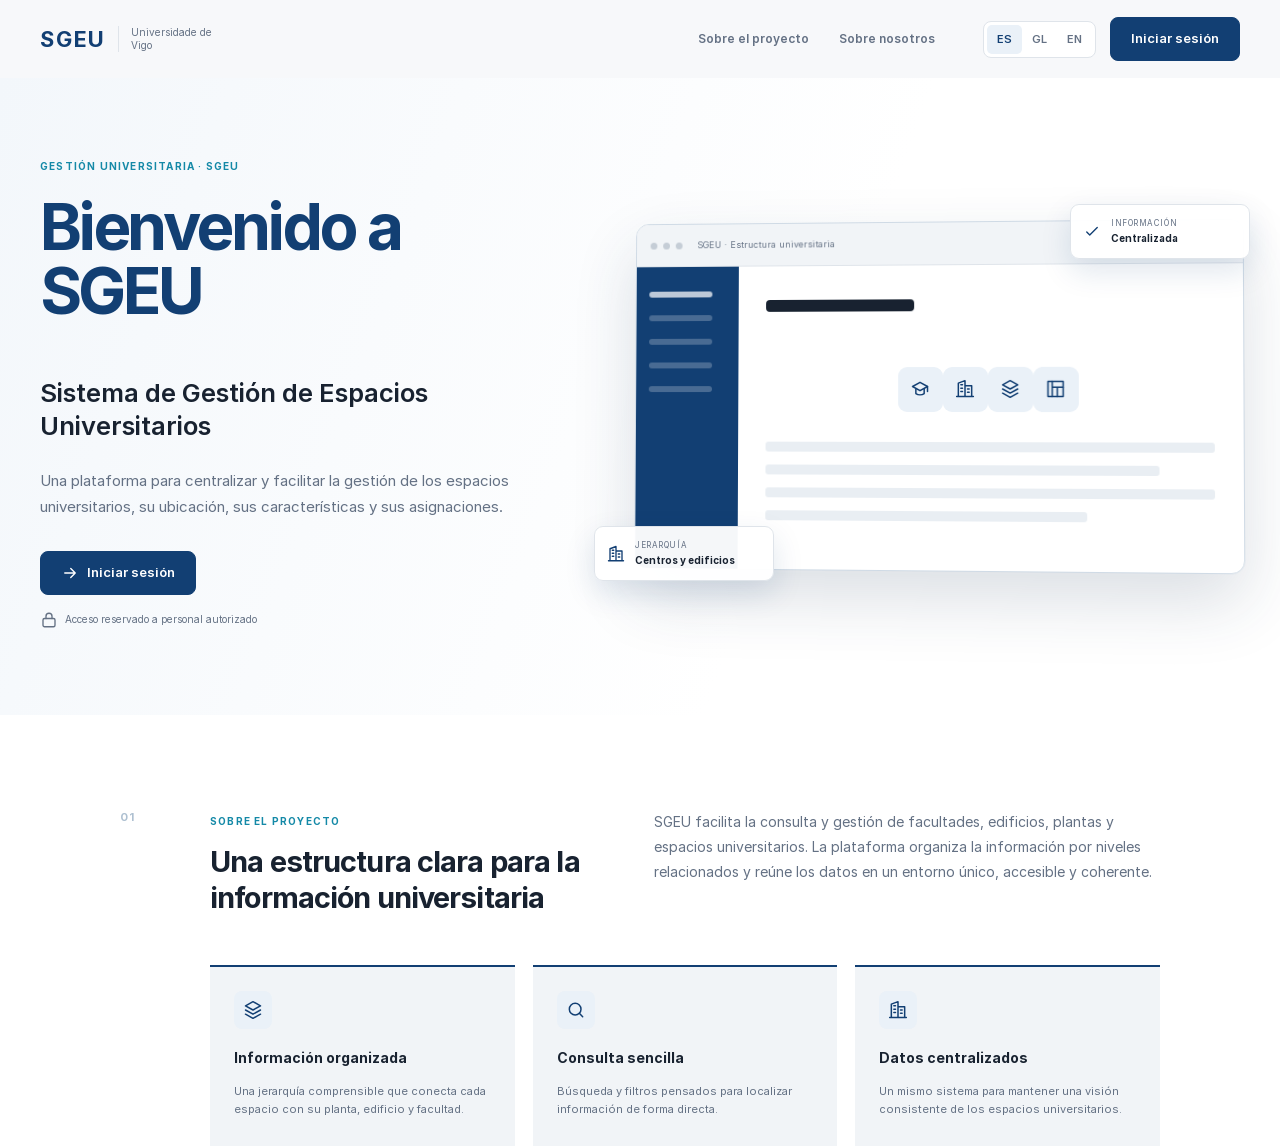
<file: frontsistemagestionespacios/index.html>
<!DOCTYPE html>
<html lang="es">
<head>
    <meta charset="UTF-8">
    <meta name="viewport" content="width=device-width, initial-scale=1.0">
    <title>SGEU</title>
    <meta http-equiv="refresh" content="0; url=pages/bienvenida-publica.html">
</head>
<body>
    <p>
        Si no eres redirigido automáticamente,
        <a href="pages/bienvenida-publica.html">
            accede a SGEU
        </a>.
    </p>
</body>
</html>
</file>
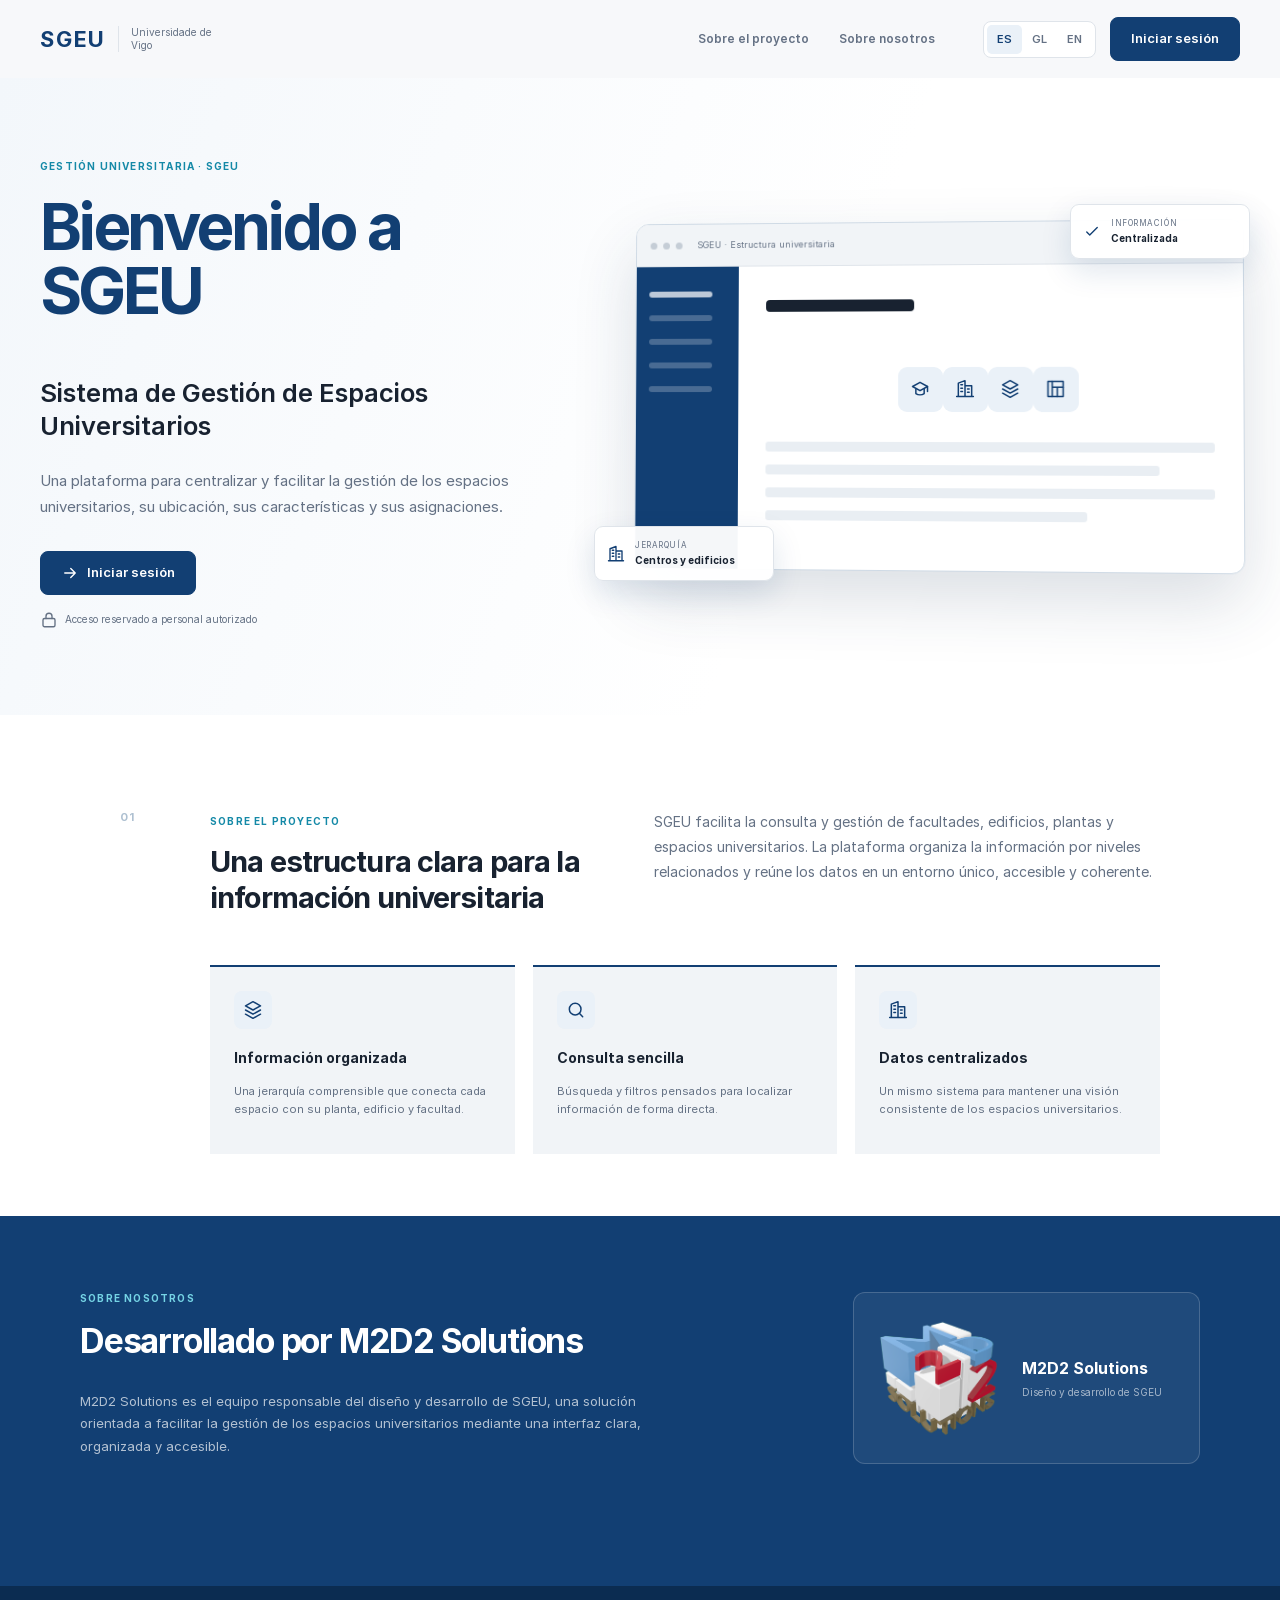
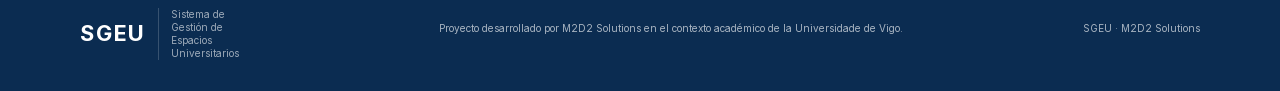
<file: frontsistemagestionespacios/pages/bienvenida-publica.html>
<!--
  Archivo: bienvenida-publica.html
  Descripción: Página de bienvenida pública de SGEU.
  Presenta el sistema a los usuarios antes de autenticarse
  y permite acceder al inicio de sesión.
-->

<!DOCTYPE html>
<html lang="es">

  <head>
    <meta charset="UTF-8">
    <meta name="viewport" content="width=device-width, initial-scale=1.0">
    <meta name="description" content="Página de Bienvenida del Sistema Gestor de Espacios Universitarios">

    <title data-i18n="publicWelcome.title">Bienvenida | SGEU</title>

    <!-- Estilos globales y específicos de la página -->
    <link rel="stylesheet" href="../css/variables.css">
    <link rel="stylesheet" href="../css/global.css">
    <link rel="stylesheet" href="../css/pages/bienvenida-publica.css">
    <link rel="stylesheet" href="../css/responsive.css">

    <!-- Sistema de internacionalización -->
    <script type="module" src="../js/i18n/i18n.js"></script>

    <!-- Iconos centralizados del proyecto -->
    <script src="../js/common/icons.js" defer></script>
  </head>

  <body>

    <!-- Cabecera -->
    <header class="site-header">
      <div class="container site-header-inner">
        
        <a class="brand-mark" href="../index.html" aria-label="SGEU, Universidade de Vigo">
          <span>SGEU</span>
          <small>Universidade de Vigo</small>
        </a>

        <nav class="site-nav" aria-label="Navegación principal">
          <a href="#about-project" data-i18n="common.aboutProject">Sobre el proyecto</a>
          <a href="#about-us" data-i18n="common.aboutUs">Sobre nosotros</a>
        </nav>

        <div class="site-header-actions">
          <nav class="lang-switch" aria-label="Seleccionar idioma">
            <button type="button" class="active" aria-pressed="true" lang="es" title="Español">ES</button>
            <button type="button" aria-pressed="false" lang="gl" title="Galego">GL</button>
            <button type="button" aria-pressed="false" lang="en" title="English">EN</button>
          </nav>

          <a class="btn btn-primary" href="login.html" data-i18n="common.signIn">Iniciar sesión</a>
        </div>

      </div>
    </header>

    <!-- Página principal -->
    <main class="welcome-page">

      <!-- Presentación -->
      <section class="intro" aria-labelledby="intro-title">
        <div class="container intro-inner">

          <div class="intro-content">
            <span class="eyebrow" data-i18n="publicWelcome.eyebrow">Gestión universitaria · SGEU</span>

            <h1 id="intro-title" data-i18n="publicWelcome.welcomeTitle">
              Bienvenido a SGEU
            </h1>

            <p class="intro-subtitle" data-i18n="publicWelcome.subtitle">
              Sistema de Gestión de Espacios Universitarios 
            </p>

            <p data-i18n="publicWelcome.description">
              Una plataforma para centralizar y facilitar la gestión de los espacios
              universitarios, su ubicación, sus características y sus asignaciones.
            </p>

            <a class="btn btn-primary intro-action" href="login.html">
              <span data-icon="arrow" aria-hidden="true"></span>
              <span data-i18n="common.signIn">Iniciar sesión</span>
            </a>
            
            <p class="intro-help">
              <span data-icon="lock" aria-hidden="true"></span>
              <span data-i18n="publicWelcome.restrictedAccess">Acceso reservado a personal autorizado</span>
            </p>

          </div>

          <!-- Ilustración de Bienvenida -->
          <div class="intro-visual" aria-hidden="true">

            <!-- Ventana simulada de la aplicación -->
            <div class="mockup">

              <!-- Barra superior de la ventana -->
              <div class="mockup-bar">
                <span class="mockup-dots">
                  <span></span>
                  <span></span>
                  <span></span>
                </span>

                <small data-i18n="publicWelcome.mockupDescription">SGEU · Estructura universitaria</small>
              </div>

              <!-- Cuerpo de la ventana -->
              <div class="mockup-body">

                <!-- Menú lateral -->
                <div class="mockup-sidebar">
                  <span class="mockup-line"></span>
                  <span class="mockup-line"></span>
                  <span class="mockup-line"></span>
                  <span class="mockup-line"></span>
                  <span class="mockup-line"></span>
                </div>

                <!-- Zona de contenido -->
                <div class="mockup-main">

                  <!-- Barra superior del contenido -->
                  <span class="mockup-heading"></span>

                  <!-- Jerarquía central -->
                  <div class="mockup-hierarchy">
                    <span class="mockup-node" data-icon="faculty"></span>
                    <span class="mockup-node" data-icon="building"></span>
                    <span class="mockup-node" data-icon="layers"></span>
                    <span class="mockup-node" data-icon="space"></span>
                  </div>

                  <span class="mockup-line mockup-line-long"></span>
                  <span class="mockup-line mockup-line-medium"></span>
                  <span class="mockup-line mockup-line-long"></span>
                  <span class="mockup-line mockup-line-short"></span>
                </div>
              </div>
            </div>

            <!-- Tarjetas flotantes de la ilustración -->
            <div class="floating-card floating-card-top">
              <span data-icon="check"></span>
              <div>
                <small data-i18n="publicWelcome.information">Información</small>
                <strong data-i18n="publicWelcome.centralized">Centralizada</strong>
              </div>
            </div>

            <div class="floating-card floating-card-bottom">
              <span data-icon="building"></span>
              <div>
                <small data-i18n="publicWelcome.hierarchy">Jerarquía</small>
                <strong data-i18n="publicWelcome.centresAndBuildings">Centros y edificios</strong>
              </div>
            </div>

          </div>
        </div>
      </section>

      <!-- Sobre el proyecto -->
      <section class="about-project" id="about-project" aria-labelledby="about-project-title">
        <div class="container about-project-inner">

          <div class="about-project-header">
            <span class="section-number" aria-hidden="true">01</span>

            <div class="about-project-heading">
              <span class="eyebrow" data-i18n="publicWelcome.aboutProject">Sobre el proyecto</span>

              <h2 id="about-project-title" data-i18n="publicWelcome.projectTitle">
                Una estructura clara para la información universitaria
              </h2>
            </div>

            <p data-i18n="publicWelcome.projectDescription">
              SGEU facilita la consulta y gestión de facultades, edificios, plantas y
              espacios universitarios. La plataforma organiza la información por niveles
              relacionados y reúne los datos en un entorno único, accesible y coherente.
            </p>
          </div>

          <!-- Cards de información -->
          <ul class="feature-list">
            <li class="feature-card">
              <span class="feature-icon" data-icon="layers" aria-hidden="true"></span>
              <h3 data-i18n="publicWelcome.organizedInformation">Información organizada</h3>
              <p data-i18n="publicWelcome.organizedInformationDescription">
                Una jerarquía comprensible que conecta cada espacio con su planta,
                edificio y facultad.
              </p>
            </li>

            <li class="feature-card">
              <span class="feature-icon" data-icon="search" aria-hidden="true"></span>
              <h3 data-i18n="publicWelcome.simpleQuery">Consulta sencilla</h3>
              <p data-i18n="publicWelcome.simpleQueryDescription">
                Búsqueda y filtros pensados para localizar información de forma directa.
              </p>
            </li>

            <li class="feature-card">
              <span class="feature-icon" data-icon="building" aria-hidden="true"></span>
              <h3 data-i18n="publicWelcome.centralizedData">Datos centralizados</h3>
              <p data-i18n="publicWelcome.centralizedDataDescription">
                Un mismo sistema para mantener una visión consistente de los
                espacios universitarios.
              </p>
            </li>
          </ul>

        </div>
      </section>

      <!-- Sobre nosotros -->
      <section class="about-us" id="about-us" aria-labelledby="about-us-title">
        <div class="container about-us-inner">

          <div class="about-us-content">
            <span class="eyebrow" data-i18n="common.aboutUs">Sobre nosotros</span>

            <h2 id="about-us-title" data-i18n="publicWelcome.aboutUsTitle">
              Desarrollado por M2D2 Solutions
            </h2>

            <p data-i18n="publicWelcome.aboutUsDescription">
              M2D2 Solutions es el equipo responsable del diseño y desarrollo de SGEU,
              una solución orientada a facilitar la gestión de los espacios universitarios
              mediante una interfaz clara, organizada y accesible.
            </p>
          </div>

          <!-- Logo de M2D2 Solutions -->
          <div class="team-card">
            <img class="team-card-logo" src="../assets/images/logo-m2d2-solutions.png" alt="" width="140" height="140">

            <div>
              <strong>M2D2 Solutions</strong>
              <small data-i18n="common.designAndDevelopment">Diseño y desarrollo de SGEU</small>
            </div>
          </div>

        </div>
      </section>
      
    </main>

    <!-- Pie de página -->
    <footer class="site-footer">
      <div class="container site-footer-inner">

        <a class="brand-mark brand-mark-light" href="../index.html" aria-label="SGEU, Sistema de Gestión de Espacios Universitarios">
          <span>SGEU</span>
          <small>Sistema de Gestión de Espacios Universitarios</small>
        </a>
          
        <p data-i18n="publicWelcome.footerDescription">
          Proyecto desarrollado por M2D2 Solutions en el contexto académico
          de la Universidade de Vigo.
        </p>

        <p> SGEU · M2D2 Solutions</p>
        
      </div>
    </footer>

  </body>

</html>
</file>
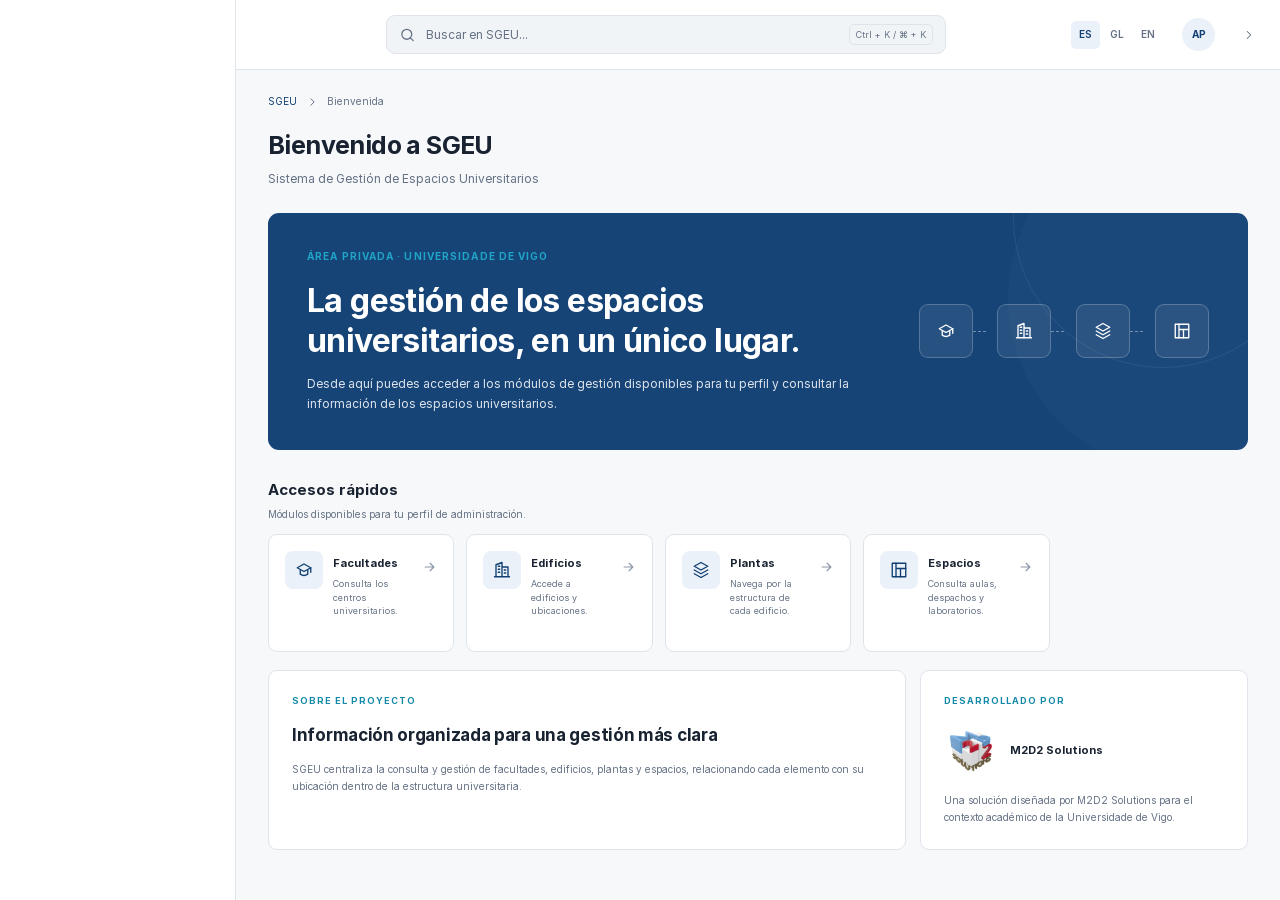
<file: frontsistemagestionespacios/pages/bienvenida.html>
<!--
  Archivo: bienvenida.html
  Descripción: Página principal de la zona privada de SGEU.
  Muestra la bienvenida al usuario autenticado y los accesos
  a los diferentes módulos de gestión.
-->

<!DOCTYPE html>
<html lang="es">

  <head>
    <meta charset="UTF-8">
    <meta name="viewport" content="width=device-width, initial-scale=1.0">
    <meta name="description" content="Área privada del Sistema de Gestión de Espacios Universitarios">

    <title data-i18n="welcome.title">Bienvenida | SGEU</title>

    <!-- Estilos globales, estructura común y específicos de la página -->
    <link rel="stylesheet" href="../css/variables.css">
    <link rel="stylesheet" href="../css/global.css">
    <link rel="stylesheet" href="../css/components/app-layout.css">
    <link rel="stylesheet" href="../css/pages/bienvenida.css">
    <link rel="stylesheet" href="../css/responsive.css">

    <!-- Barra lateral y superior comunes -->
    <script type="module" src="../js/common/navigation.js" defer></script>

    <!-- Sistema de internacionalización -->
    <script type="module" src="../js/i18n/i18n.js"></script>

    <!-- Iconos centralizados del proyecto -->
    <script src="../js/common/icons.js" defer></script>
  </head>

  <body data-page="bienvenida">
    <div class="app-layout">

      <!-- Barra lateral (la genera navigation.js) -->
      <aside class="app-sidebar" id="app-sidebar"></aside>

      <!-- Zona principal -->
      <div class="app-main">

        <!-- Barra superior (la genera navigation.js) -->
        <header class="app-topbar"></header>

        <!-- Contenido de la página -->
        <main class="app-content home-page">

          <!-- Ruta de navegación -->
          <nav class="breadcrumb" aria-label="Ruta de navegación">
            <ol>
              <li>
                <a href="bienvenida.html">SGEU</a>
              </li>

              <li>
                <span data-icon="chevron" aria-hidden="true"></span>
                <span aria-current="page" data-i18n="navigation.welcome">Bienvenida</span>
              </li>
            </ol>
          </nav>

          <!-- Cabecera de la página -->
          <div class="page-header">
            <h1 data-i18n="welcome.pageTitle">Bienvenido a SGEU</h1>
            <p data-i18n="welcome.subtitle">Sistema de Gestión de Espacios Universitarios</p>
          </div>

          <!-- Bloque de bienvenida -->
          <section class="home-banner" aria-labelledby="banner-title">

            <div class="home-banner-content">
              <span class="eyebrow" data-i18n="welcome.privateArea">Área privada · Universidade de Vigo</span>

              <h2 id="banner-title" data-i18n="welcome.bannerTitle">
                La gestión de los espacios universitarios, en un único lugar.
              </h2>

              <p data-i18n="welcome.bannerDescription">
                Desde aquí puedes acceder a los módulos de gestión disponibles
                para tu perfil y consultar la información de los espacios universitarios.
              </p>
            </div>

            <!-- Jerarquía decorativa: Facultad → Edificio → Planta → Espacio -->
            <div class="banner-hierarchy" aria-hidden="true">
              <span class="banner-node" data-icon="faculty"></span>
              <span class="banner-node" data-icon="building"></span>
              <span class="banner-node" data-icon="layers"></span>
              <span class="banner-node" data-icon="space"></span>
            </div>

          </section>

          <!-- Accesos rápidos -->
          <section class="quick-access" aria-labelledby="quick-access-title">

            <div class="section-header">
              <div>
                <h2 id="quick-access-title" data-i18n="welcome.quickAccess">Accesos rápidos</h2>
                <p data-i18n="welcome.quickAccessDescription">Módulos disponibles para tu perfil de administración.</p>
              </div>

            </div>

            <!-- Tarjetas de acceso a los módulos -->
            <ul class="access-list">
              <li data-require="ADMIN">
                <a class="access-card" href="usuarios.html">
                  <span class="access-icon" data-icon="users" aria-hidden="true"></span>

                  <div class="access-text">
                    <h3 data-i18n="navigation.users">Usuarios</h3>
                    <p data-i18n="welcome.usersDescription">Gestiona perfiles y permisos disponibles.</p>
                  </div>

                  <span class="access-arrow" data-icon="arrow" aria-hidden="true"></span>
                </a>
              </li>

              <li>
                <a class="access-card" href="facultades.html">
                  <span class="access-icon" data-icon="faculty" aria-hidden="true"></span>

                  <div class="access-text">
                    <h3 data-i18n="navigation.faculties">Facultades</h3>
                    <p data-i18n="welcome.facultiesDescription">Consulta los centros universitarios.</p>
                  </div>

                  <span class="access-arrow" data-icon="arrow" aria-hidden="true"></span>
                </a>
              </li>

              <li>
                <a class="access-card" href="edificios.html">
                  <span class="access-icon" data-icon="building" aria-hidden="true"></span>

                  <div class="access-text">
                    <h3 data-i18n="navigation.buildings">Edificios</h3>
                    <p data-i18n="welcome.buildingsDescription">Accede a edificios y ubicaciones.</p>
                  </div>

                  <span class="access-arrow" data-icon="arrow" aria-hidden="true"></span>
                </a>
              </li>

              <li>
                <a class="access-card" href="plantas.html">
                  <span class="access-icon" data-icon="layers" aria-hidden="true"></span>

                  <div class="access-text">
                    <h3 data-i18n="navigation.floors">Plantas</h3>
                    <p data-i18n="welcome.floorsDescription">Navega por la estructura de cada edificio.</p>
                  </div>

                  <span class="access-arrow" data-icon="arrow" aria-hidden="true"></span>
                </a>
              </li>

              <li>
                <a class="access-card" href="espacios.html">
                  <span class="access-icon" data-icon="space" aria-hidden="true"></span>

                  <div class="access-text">
                    <h3 data-i18n="navigation.spaces">Espacios</h3>
                    <p data-i18n="welcome.spacesDescription">Consulta aulas, despachos y laboratorios.</p>
                  </div>

                  <span class="access-arrow" data-icon="arrow" aria-hidden="true"></span>
                </a>
              </li>
            </ul>

          </section>

          <!-- Información del proyecto y del equipo -->
          <div class="home-info">

            <section class="info-card" aria-labelledby="info-project-title">
              <span class="eyebrow" data-i18n="common.aboutProject">Sobre el proyecto</span>

              <h2 id="info-project-title" data-i18n="welcome.projectTitle">
                Información organizada para una gestión más clara
              </h2>

              <p data-i18n="welcome.projectDescription">
                SGEU centraliza la consulta y gestión de facultades, edificios, plantas
                y espacios, relacionando cada elemento con su ubicación dentro de la
                estructura universitaria.
              </p>
            </section>

            <section class="info-card" aria-labelledby="info-team-title">
              <span class="eyebrow" id="info-team-title" data-i18n="welcome.developedBy">Desarrollado por</span>

              <!-- Logo de M2D2 Solutions -->
              <div class="team-mini">
                <img class="team-mini-logo" src="../assets/images/logo-m2d2-solutions.png" alt="" width="64" height="64">

                <div>
                  <strong>M2D2 Solutions</strong>
                </div>
              </div>

              <p data-i18n="welcome.teamDescription">
                Una solución diseñada por M2D2 Solutions para el contexto académico
                de la Universidade de Vigo.
              </p>
            </section>

          </div>

        </main>
      </div>
    </div>
  </body>

</html>
</file>
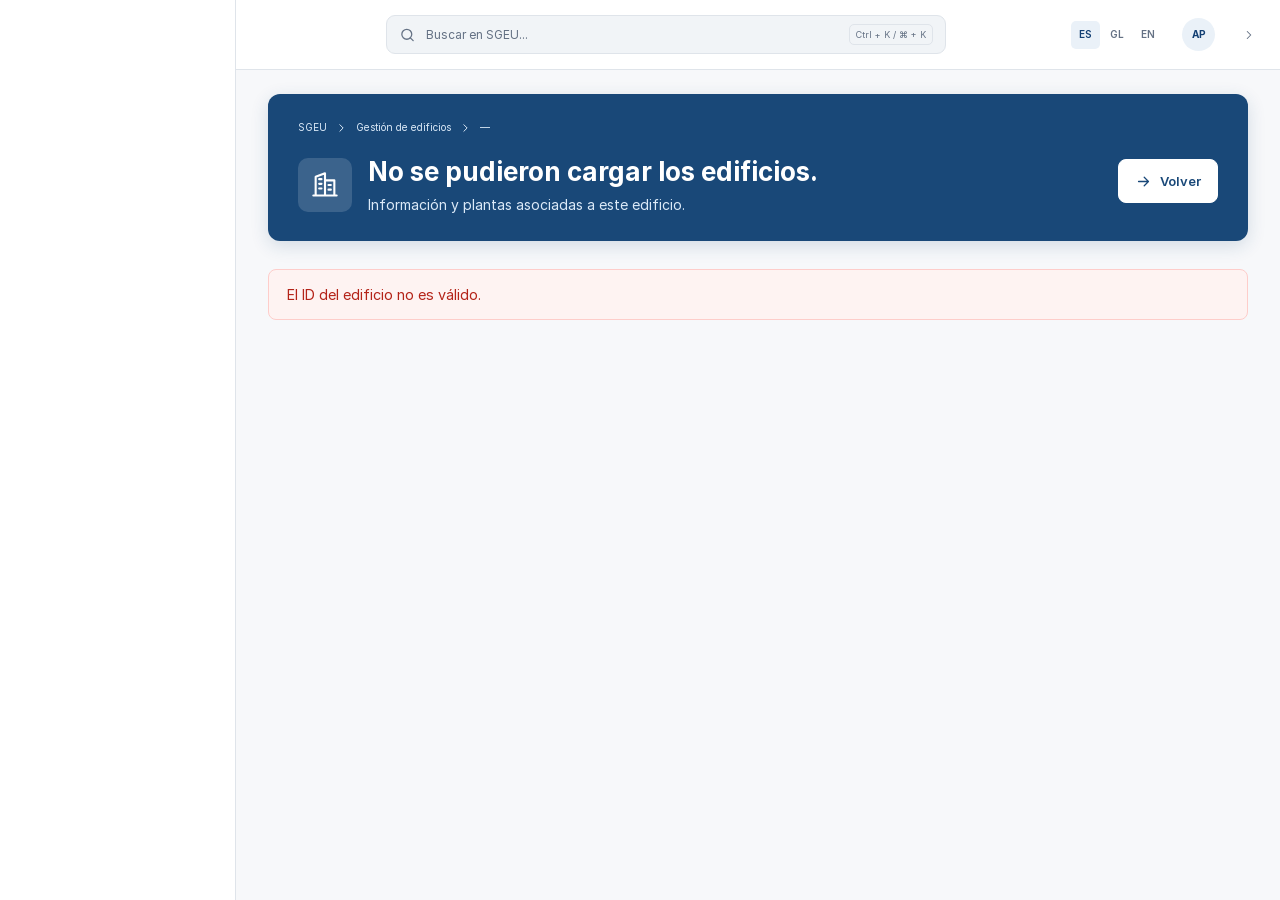
<file: frontsistemagestionespacios/pages/edificios-detalle.html>
<!DOCTYPE html>
<html lang="es">

<head>
    <meta charset="UTF-8">
    <meta name="viewport" content="width=device-width, initial-scale=1.0">
    <meta name="description" content="Detalle de un edificio del Sistema de Gestión de Espacios Universitarios">

    <title data-i18n="edificios.detail.title"></title>

    <!-- Estilos -->
    <link rel="stylesheet" href="../css/variables.css">
    <link rel="stylesheet" href="../css/global.css">
    <link rel="stylesheet" href="../css/components/app-layout.css">
    <link rel="stylesheet" href="../css/pages/edificios-detalle.css">
    <link rel="stylesheet" href="../css/responsive.css">

    <!-- Scripts comunes -->
    <script type="module" src="../js/common/navigation.js" defer></script>
    <script src="../js/common/icons.js" defer></script>

    <!-- Internacionalización -->
    <script type="module" src="../js/i18n/i18n.js"></script>

    <!-- Lógica del detalle -->
    <script type="module" src="../js/modules/edificios-detalle.js" defer></script>
</head>

<body data-page="edificios">

    <div class="app-layout">

        <aside class="app-sidebar" id="app-sidebar"></aside>

        <div class="app-main">

            <header class="app-topbar"></header>

            <main class="app-content building-detail-page">

                <!-- CABECERA -->

                <section class="building-detail-header">

                    <div class="building-detail-header-info">

                        <nav class="breadcrumb" aria-label="Ruta de navegación">
                            <ol>
                                <li>
                                    <a href="bienvenida.html">SGEU</a>
                                </li>

                                <li>
                                    <span data-icon="chevron" aria-hidden="true"></span>
                                    <a href="edificios.html" data-i18n="edificios.title">
                                    </a>
                                </li>

                                <li>
                                    <span data-icon="chevron" aria-hidden="true"></span>
                                    <span id="building-detail-breadcrumb" aria-current="page">
                                        —
                                    </span>
                                </li>
                            </ol>
                        </nav>

                        <div class="building-detail-title-wrapper">

                            <div class="building-detail-title-icon">
                                <span data-icon="building" aria-hidden="true"></span>
                            </div>

                            <div class="building-detail-title-text">
                                <h1 id="building-detail-name">
                                </h1>

                                <p data-i18n="edificios.detail.description">
                                </p>
                            </div>

                        </div>

                    </div>

                    <div class="building-detail-header-actions">

                        <a href="edificios.html" id="building-detail-back" class="btn">
                            <span data-icon="arrow" aria-hidden="true"></span>
                            <span data-i18n="common.back"></span>
                        </a>

                        <button type="button" id="building-detail-edit" class="btn btn-primary" hidden>
                            <span data-icon="edit" aria-hidden="true"></span>
                            <span data-i18n="common.edit"></span>
                        </button>

                    </div>

                </section>



                <!-- MENSAJES -->
                <p id="building-detail-message" class="building-detail-message" role="status" aria-live="polite" hidden>
                </p>


                <!-- FORMULARIO DE EDICIÓN -->
                <section id="building-detail-edit-section" class="building-detail-edit-section" hidden>

                    <article class="building-detail-card">

                        <div class="building-detail-card-header">
                            <div>
                                <h2 data-i18n="edificios.detail.editTitle">

                                </h2>

                                <p data-i18n="edificios.detail.editDescription">
                                </p>
                            </div>
                        </div>

                        <form id="building-detail-edit-form" class="building-detail-form" novalidate>

                            <input type="hidden" id="building-detail-edit-id">

                            <div class="building-detail-form-grid">

                                <!-- ID -->
                                <div class="building-detail-form-group">
                                    <label for="building-detail-edit-id-display" data-i18n="edificios.form.id">
                                        ID de edificio
                                    </label>

                                    <input type="text" id="building-detail-edit-id-display" disabled>
                                </div>

                                <!-- NOMBRE -->
                                <div class="building-detail-form-group">
                                    <label for="building-detail-edit-name" data-i18n="edificios.form.name">
                                        Nombre del edificio
                                    </label>

                                    <input type="text" id="building-detail-edit-name" maxlength="100"
                                        autocomplete="off">
                                </div>

                                <!-- AÑO ACADÉMICO -->
                                <div class="building-detail-form-group">
                                    <label for="building-detail-edit-year" data-i18n="edificios.form.academicYear">
                                        Año académico
                                    </label>

                                    <input type="text" id="building-detail-edit-year" maxlength="9"
                                        placeholder="2026-2027" data-i18n-ph="edificios.form.academicYearPlaceholder"
                                        pattern="[0-9]{4}-[0-9]{4}" disabled>
                                </div>

                                <!-- DIRECCIÓN -->
                                <div class="building-detail-form-group">
                                    <label for="building-detail-edit-address" data-i18n="edificios.form.address">
                                        Dirección
                                    </label>

                                    <input type="text" id="building-detail-edit-address" maxlength="255"
                                        autocomplete="off">
                                </div>

                                <!-- TELÉFONO -->
                                <div class="building-detail-form-group">
                                    <label for="building-detail-edit-phone" data-i18n="edificios.form.phone">
                                        Teléfono
                                    </label>

                                    <input type="tel" id="building-detail-edit-phone" maxlength="15" autocomplete="off">
                                </div>

                                <!-- GESTORES -->
                                <div class="building-detail-form-group" id="building-detail-managers-group"
                                    data-require="ADMIN" hidden>
                                    <label for="building-detail-edit-managers" data-i18n="edificios.form.managers">
                                        Gestores asignados
                                    </label>

                                    <select id="building-detail-edit-managers" name="gestores[]" multiple
                                        size="6"></select>

                                    <small data-i18n="edificios.form.managersHelp">
                                        Mantén pulsada la tecla Ctrl para seleccionar varios gestores.
                                    </small>
                                </div>

                            </div>

                            <p id="building-detail-edit-message" class="building-detail-message" role="alert"
                                aria-live="assertive" hidden></p>

                            <div class="building-detail-form-actions">

                                <button type="button" id="building-detail-edit-cancel" class="btn">
                                    <span data-i18n="common.cancel">
                                    </span>
                                </button>

                                <button type="submit" id="building-detail-edit-save" class="btn btn-primary">
                                    <span data-i18n="common.saveChanges">
                                    </span>
                                </button>

                            </div>

                        </form>

                    </article>

                </section>


                <!-- CONTENIDO DEL DETALLE -->
                <section id="building-detail-content" hidden>

                    <!-- INFORMACIÓN GENERAL -->
                    <section class="building-detail-information">

                        <article class="building-detail-card">

                            <div class="building-detail-card-header">
                                <div>
                                    <h2 data-i18n="edificios.detail.generalInformation">
                                    </h2>

                                    <p data-i18n="edificios.detail.generalDescription">
                                    </p>
                                </div>
                            </div>

                            <div class="building-detail-card-body">

                                <div class="building-detail-row">
                                    <span data-i18n="edificios.form.id">
                                        ID de edificio
                                    </span>
                                    <strong id="building-detail-id">—</strong>
                                </div>

                                <div class="building-detail-row">
                                    <span data-i18n="edificios.form.name">
                                        Nombre del edificio
                                    </span>
                                    <strong id="building-detail-name-value">—</strong>
                                </div>

                                <div class="building-detail-row">
                                    <span data-i18n="edificios.form.address">
                                        Dirección
                                    </span>
                                    <strong id="building-detail-address">—</strong>
                                </div>

                                <div class="building-detail-row">
                                    <span data-i18n="edificios.form.phone">
                                        Teléfono
                                    </span>
                                    <strong id="building-detail-phone">—</strong>
                                </div>

                                <div class="building-detail-row">
                                    <span data-i18n="edificios.form.academicYear">
                                        Año académico
                                    </span>
                                    <strong id="building-detail-academic-year">—</strong>
                                </div>

                                <div class="building-detail-row">
                                    <span data-i18n="edificios.form.managers">
                                        Gestores asignados
                                    </span>
                                    <strong id="building-detail-managers">—</strong>
                                </div>

                            </div>

                        </article>

                    </section>

                    <!-- PLANTAS ASOCIADAS -->
                    <section class="building-detail-floors">

                        <article class="building-detail-card">

                            <div class="building-detail-card-header">
                                <div>
                                    <h2 data-i18n="edificios.detail.floorsTitle">
                                    </h2>

                                    <p data-i18n="edificios.detail.floorsDescription">
                                    </p>
                                </div>
                            </div>

                            <!-- Estado vacío -->
                            <div id="building-detail-floors-empty" class="building-detail-empty">
                                <span data-icon="layers" aria-hidden="true"></span>

                                <h3 data-i18n="edificios.detail.noFloorsTitle">
                                </h3>

                                <p data-i18n="edificios.detail.noFloorsDescription">
                                </p>
                            </div>

                        </article>

                    </section>
                    
                </section>

            </main>

        </div>

    </div>

</body>

</html>
</file>
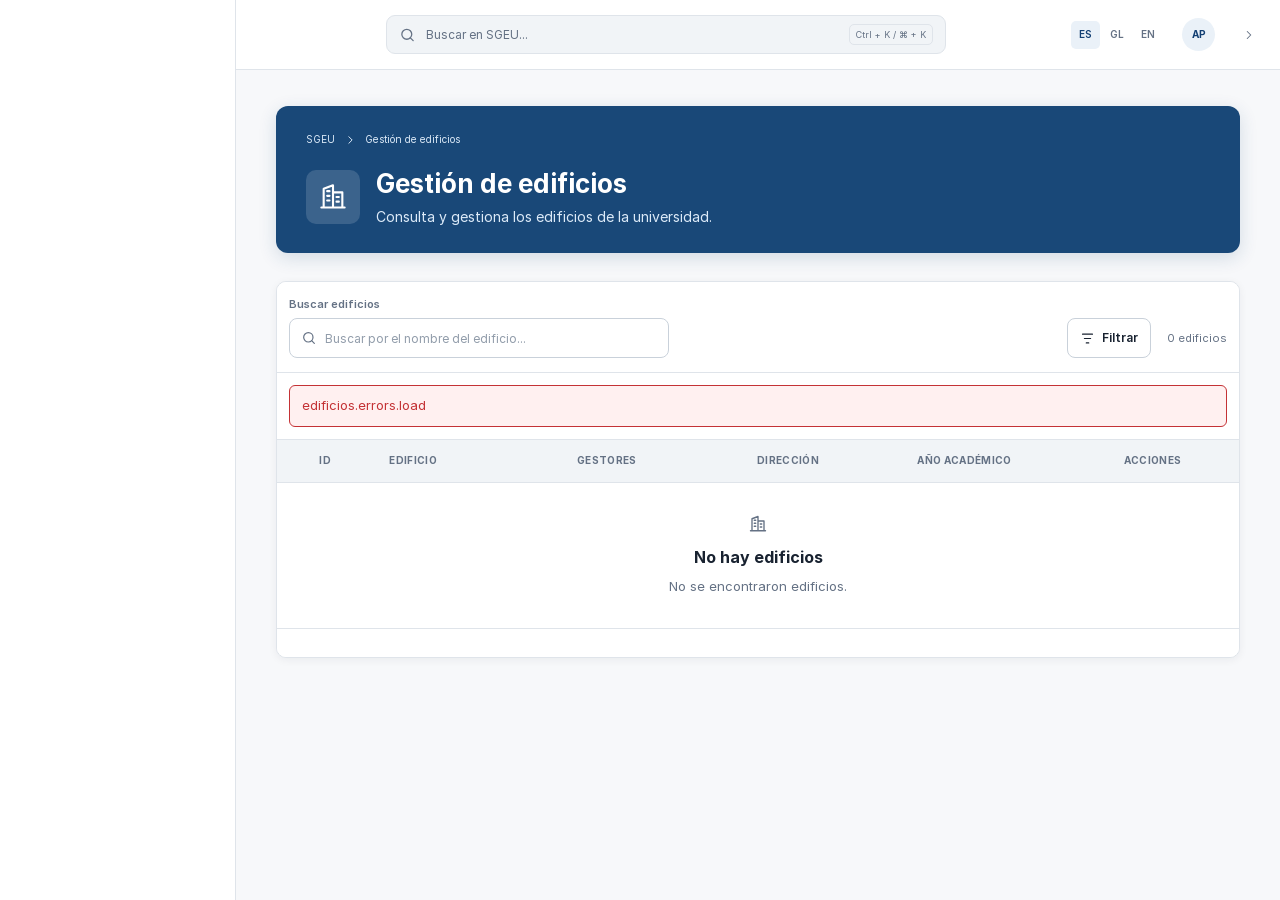
<file: frontsistemagestionespacios/pages/edificios.html>
<!--
  Archivo: edificios.html
  Descripción: Página de gestión de edificios.
  Permite consultar y gestionar los edificios y su asociación
  con las edificios correspondientes.
-->
  
<!DOCTYPE html>
<html lang="es">

<head>
    <meta charset="UTF-8">
    <meta name="viewport" content="width=device-width, initial-scale=1.0">
    <meta name="description" content="Consulta y gestión de edificios del Sistema de Gestión de Espacios Universitarios">

    <title data-i18n="edificios.pageTitle"></title>

    <!-- Estilos -->
    <link rel="stylesheet" href="../css/variables.css">
    <link rel="stylesheet" href="../css/global.css">
    <link rel="stylesheet" href="../css/components/app-layout.css">
    <link rel="stylesheet" href="../css/components/tables.css">
    <link rel="stylesheet" href="../css/pages/edificios.css">
    <link rel="stylesheet" href="../css/responsive.css">

    <!-- Scripts comunes -->
    <script type="module" src="../js/common/navigation.js" defer></script>
    <script src="../js/common/icons.js" defer></script>
    <script src="../js/common/modal.js" defer></script>

    <!-- Internacionalización -->
    <script type="module" src="../js/i18n/i18n.js"></script>

    <!-- Lógica de edificios -->
    <script type="module" src="../js/modules/edificios.js" defer></script>
</head>

<body data-page="edificios">

    <div class="app-layout">

        <aside class="app-sidebar" id="app-sidebar"></aside>

        <div class="app-main">

            <header class="app-topbar"></header>

            <main class="app-content buildings-page">

                <!-- CABECERA -->
                
                <section class="buildings-header">

                    <div class="page-header-info">

                        <nav class="breadcrumb" aria-label="Ruta de navegación">
                            <ol>
                                <li>
                                    <a href="bienvenida.html">SGEU</a>
                                </li>

                                <li>
                                    <span data-icon="chevron" aria-hidden="true"></span>
                                    <span aria-current="page" data-i18n="edificios.title">
                                    </span>
                                </li>
                            </ol>
                        </nav>

                        <div class="buildings-title-wrapper">

                            <div class="buildings-title-icon">
                                <span data-icon="building" aria-hidden="true"></span>
                            </div>

                            <div class="buildings-title-text">
                                <h1 data-i18n="edificios.title">
                                </h1>

                                <p data-i18n="edificios.description">
                                </p>
                            </div>

                        </div>

                    </div>

                    <!-- Solo ADMIN puede crear edificios -->
                    <div class="page-header-actions">

                        <button
                            type="button"
                            id="buildings-duplicate-button"
                            class="btn"
                            data-require="ADMIN"
                        >
                            <span data-icon="copy" aria-hidden="true"></span>
                            <span data-i18n="edificios.duplicate.title"></span>
                        </button>

                        <button
                            type="button"
                            id="buildings-new-button"
                            class="btn btn-primary"
                            data-require="ADMIN"
                        >
                            <span data-icon="plus" aria-hidden="true"></span>
                            <span data-i18n="edificios.newButton">
                            </span>
                        </button>

                    </div>

                </section>



                <!-- CONTENIDO -->
                <section class="buildings-content">

                    <!-- BÚSQUEDA Y FILTROS -->
                    <div class="buildings-toolbar">

                        <!-- Búsqueda por nombre -->
                        <div class="buildings-search">
                            <label for="buildings-search" data-i18n="edificios.search">
                            </label>

                            <div class="input-wrap">
                                <span data-icon="search" aria-hidden="true"></span>
                                <input
                                    type="search"
                                    id="buildings-search"
                                    class="field-input"
                                    placeholder="Buscar por nombre..."
                                    data-i18n-ph="edificios.searchPlaceholder"
                                    autocomplete="off"
                                >
                            </div>
                        </div>

                        <!-- Acciones de la barra -->
                        <div class="buildings-toolbar-actions">
                            <button
                                type="button"
                                id="buildings-filter-toggle"
                                class="buildings-filter-button"
                                aria-expanded="false"
                                aria-controls="buildings-filter-panel"
                            >
                                <span data-icon="filter" aria-hidden="true"></span>
                                <span data-i18n="common.filter"></span>
                            </button>

                            <p id="buildings-count" aria-live="polite">
                            </p>
                        </div>

                        <!-- Panel desplegable -->
                        <div id="buildings-filter-panel" class="buildings-filter-panel" hidden>
                            <div class="buildings-filter">
                                <label for="buildings-year-filter" data-i18n="edificios.filter.academicYear">
                                </label>

                                <select id="buildings-year-filter" class="field-input">
                                    <option value="" data-i18n="edificios.filter.allYears">
                                    </option>
                                </select>
                            </div>

                            <div class="buildings-filter-actions">
                                <button type="button" id="buildings-filter-reset" class="btn" data-i18n="edificios.filter.clearFilters">
                                    Limpiar filtros
                                </button>

                                <button type="button" id="buildings-filter-apply" class="btn btn-primary" data-i18n="edificios.filter.applyFilters">
                                    Aplicar filtros
                                </button>
                            </div>
                        </div>

                    </div>


                    <!-- MENSAJES -->
                    <p
                        id="buildings-message"
                        class="buildings-message"
                        role="status"
                        aria-live="polite"
                        hidden
                    ></p>


                    <!-- TABLA -->
                    <div class="buildings-table-container table-container">

                        <table class="buildings-table data-table align-custom">

                            <thead>
                                <tr>

                                    <th scope="col" data-i18n="edificios.table.id">
                                        ID
                                    </th>

                                    <th scope="col" data-i18n="edificios.table.name">
                                        Edificio
                                    </th>

                                    <th scope="col" data-i18n="edificios.table.managers">
                                        Gestores
                                    </th>

                                    <th scope="col" data-i18n="edificios.table.address">
                                        Dirección
                                    </th>

                                    <th scope="col" data-i18n="edificios.table.academicYear">
                                        Año académico
                                    </th>

                                    <th scope="col" data-i18n="edificios.table.actions">
                                        Acciones
                                    </th>

                                </tr>
                            </thead>

                            <tbody id="buildings-table-body">
                                <!-- Las edificios se generan desde edificios.js -->
                            </tbody>

                        </table>

                    </div>


                    <!-- ESTADO VACÍO -->
                    <div
                        id="buildings-empty"
                        class="buildings-empty"
                        hidden
                    >

                        <span data-icon="building" aria-hidden="true"></span>

                        <h2 data-i18n="edificios.emptyTitle">
                            No hay edificios
                        </h2>

                        <p data-i18n="edificios.empty">
                            No se han encontrado edificios.
                        </p>

                    </div>


                    <!-- PAGINACIÓN -->
                    <nav
                        id="buildings-pagination"
                        class="buildings-pagination"
                        aria-label="Paginación de edificios"
                        data-i18n-aria-label="common.pagination"
                    ></nav>

                </section>

            </main>

        </div>
    </div>


    <!-- =====================================================
         MODAL DE CREACIÓN Y EDICIÓN
         ===================================================== -->

    <div
        id="buildings-modal"
        class="buildings-modal"
        role="dialog"
        aria-modal="true"
        aria-labelledby="buildings-modal-title"
        aria-describedby="buildings-modal-description"
        hidden
    >

        <div class="buildings-modal-overlay" data-modal-close></div>

        <div class="buildings-modal-content">

            <!-- CABECERA -->
            <div class="buildings-modal-header">

                <div>

                    <h2
                        id="buildings-modal-title"
                        data-i18n="edificios.modal.newTitle"
                    >
                        Nueva edificio
                    </h2>

                    <p
                        id="buildings-modal-description"
                        data-i18n="edificios.modal.newDescription"
                    >
                        Introduce los datos de el edificio.
                    </p>

                </div>

                <button
                    type="button"
                    class="buildings-modal-close"
                    data-modal-close
                    aria-label="Cerrar"
                    data-i18n-aria-label="common.close"
                >
                    <span data-icon="close" aria-hidden="true"></span>
                </button>

            </div>


            <!-- FORMULARIO -->
            <form id="buildings-form" novalidate>

                <input
                    type="hidden"
                    id="buildings-id"
                    name="id_edificio"
                >

                <div class="buildings-modal-body">

                    <div class="buildings-form-grid">

                        <!-- ID -->
                        <div
                            class="buildings-form-group"
                            id="buildings-id-group"
                            hidden
                        >

                            <label
                                for="buildings-id-display"
                                data-i18n="edificios.form.id"
                            >
                                ID de edificio
                            </label>

                            <input
                                type="text"
                                id="buildings-id-display"
                                class="field-input"
                                disabled
                            >

                        </div>


                        <!-- NOMBRE -->
                        <div class="buildings-form-group">

                            <label
                                for="buildings-name"
                                data-i18n="edificios.form.name"
                            >
                                Nombre de el edificio
                            </label>

                            <input
                                type="text"
                                id="buildings-name"
                                name="nom_edificio"
                                class="field-input"
                                maxlength="100"
                                autocomplete="off"
                            >

                        </div>


                        <!-- AÑO ACADÉMICO -->
                        <div class="buildings-form-group">

                            <label
                                for="buildings-academic-year"
                                data-i18n="edificios.form.academicYear"
                            >
                                Año académico
                            </label>

                            <input
                                type="text"
                                id="buildings-academic-year"
                                name="anho_acad_edificio"
                                class="field-input"
                                maxlength="9"
                                data-i18n-ph="edificios.form.academicYearPlaceholder"
                                pattern="[0-9]{4}-[0-9]{4}"
                            >

                            <p
                                class="buildings-field-help"
                                id="buildings-academic-year-help"
                                data-i18n="edificios.form.academicYearHelp"
                            >
                                Introduce el año académico de el edificio en formato AAAA-AAAA.
                            </p>

                        </div>

                        <!-- DIRECCIÓN -->
                        <div class="buildings-form-group">

                            <label for="buildings-address"
                                  data-i18n="edificios.form.address">
                                Dirección
                            </label>

                            <input
                                type="text"
                                id="buildings-address"
                                name="dir_edificio"
                                class="field-input"
                                maxlength="255"
                                autocomplete="off"
                            >

                        </div>

                        <!-- TELÉFONO -->
                        <div class="buildings-form-group">

                            <label for="buildings-phone"
                                  data-i18n="edificios.form.phone">
                                Teléfono
                            </label>

                            <input
                                type="tel"
                                id="buildings-phone"
                                name="tel_edificio"
                                class="field-input"
                                maxlength="15"
                                autocomplete="off"
                            >

                        </div>

                        <!-- GESTORES DEL EDIFICIO: SOLO ADMIN -->
                        <div
                            class="buildings-form-group"
                            id="buildings-managers-group"
                            data-require="ADMIN"
                        >
                            <label
                                for="buildings-managers"
                                data-i18n="edificios.form.managers"
                            >
                                Gestores del edificio
                            </label>

                            <select
                                id="buildings-managers"
                                name="gestores[]"
                                class="field-input"
                                multiple
                                size="8"
                            ></select>

                            <p
                                class="buildings-field-help"
                                data-i18n="edificios.form.managersHelp"
                            >
                                Puedes seleccionar varios gestores. Mantén pulsada la tecla Ctrl o Cmd para seleccionar varios.
                            </p>
                        </div>

                    </div>


                    <!-- MENSAJE DEL FORMULARIO -->
                    <p
                        id="buildings-modal-message"
                        class="buildings-message"
                        role="alert"
                        aria-live="assertive"
                        hidden
                    ></p>

                </div>


                <!-- PIE -->
                <div class="buildings-modal-footer">

                    <button
                        type="button"
                        class="btn"
                        data-modal-close
                    >
                        <span data-i18n="common.cancel">
                            Cancelar
                        </span>
                    </button>

                    <button
                        type="submit"
                        class="btn btn-primary"
                        id="buildings-save-button"
                    >
                        <span data-i18n="common.save">
                            Guardar
                        </span>
                    </button>

                </div>

            </form>

        </div>

    </div>

    
    
    <!-- =====================================================
        MODAL DE DUPLICACIÓN DE EDIFICIOS
        ===================================================== -->

    <div
        id="buildings-duplicate-modal"
        class="buildings-modal"
        role="dialog"
        aria-modal="true"
        aria-labelledby="buildings-duplicate-title"
        aria-describedby="buildings-duplicate-description"
        hidden
    >
        <div class="buildings-modal-overlay" data-modal-close></div>

        <div class="buildings-modal-content">

            <div class="buildings-modal-header">
                <div>
                    <h2
                        id="buildings-duplicate-title"
                        data-i18n="edificios.duplicate.title"
                    >
                        Duplicar edificios
                    </h2>

                    <p
                        id="buildings-duplicate-description"
                        data-i18n="edificios.duplicate.description"
                    >
                        Crea edificios para un nuevo año académico a partir de los existentes.
                    </p>
                </div>

                <button
                    type="button"
                    class="buildings-modal-close"
                    data-modal-close
                    aria-label="Cerrar"
                    data-i18n-aria-label="common.close"
                >
                    <span data-icon="close" aria-hidden="true"></span>
                </button>
            </div>

            <div class="buildings-modal-body">

                <!-- MODO DE DUPLICACIÓN -->
                <div class="buildings-form-group">
                    <label
                        for="buildings-duplicate-mode"
                        data-i18n="edificios.duplicate.mode"
                    >
                        ¿Cómo quieres seleccionar los edificios?
                    </label>

                    <select
                        id="buildings-duplicate-mode"
                        class="field-input"
                    >
                        <option
                            value="edificio"
                            data-i18n="edificios.duplicate.byFaculty"
                        >
                            Seleccionar edificios
                        </option>

                        <option
                            value="anho"
                            data-i18n="edificios.duplicate.byYear"
                        >
                            Seleccionar año académico
                        </option>
                    </select>
                </div>

                <!-- SELECCIÓN DE EDIFICIOS -->
                <div
                    class="buildings-form-group"
                    id="buildings-duplicate-building-group"
                >
                    <label
                        for="buildings-duplicate-buildings"
                        data-i18n="edificios.duplicate.faculties"
                    >
                        Edificios que quieres duplicar
                    </label>

                    <select
                        id="buildings-duplicate-buildings"
                        class="field-input"
                        multiple
                        size="7"
                    ></select>

                    <p
                        class="buildings-field-help"
                        data-i18n="edificios.duplicate.facultiesHelp"
                    >
                        Puedes seleccionar varios edificios de distintos años.
                        Mantén pulsada Ctrl o Cmd para seleccionar varios.
                    </p>
                </div>

                <!-- SELECCIÓN POR AÑO -->
                <div
                    class="buildings-form-group"
                    id="buildings-duplicate-year-group"
                    hidden
                >
                    <label
                        for="buildings-duplicate-year"
                        data-i18n="edificios.duplicate.year"
                    >
                        Año académico de origen
                    </label>

                    <select
                        id="buildings-duplicate-year"
                        class="field-input"
                    >
                        <option
                            value=""
                            data-i18n="edificios.duplicate.selectYear"
                        >
                            Selecciona un año académico
                        </option>
                    </select>
                </div>

                <!-- RESUMEN -->
                <div
                    class="buildings-form-group"
                    id="buildings-duplicate-summary"
                    aria-live="polite"
                >
                    <p>
                        <span data-i18n="edificios.duplicate.summary">
                            Edificios que se crearán: {count}
                        </span>
                    </p>

                    <ul id="buildings-duplicate-summary-list"></ul>
                </div>

                <!-- AÑO DESTINO -->
                <div class="buildings-form-group">
                    <label
                        for="buildings-duplicate-target-year"
                        data-i18n="edificios.duplicate.targetYear"
                    >
                        Nuevo año académico
                    </label>

                    <input
                        type="text"
                        id="buildings-duplicate-target-year"
                        class="field-input"
                        maxlength="9"
                        data-i18n-ph="edificios.form.academicYearPlaceholder"
                        pattern="[0-9]{4}-[0-9]{4}"
                    >

                    <p
                        class="buildings-field-help"
                        data-i18n="edificios.duplicate.targetYearHelp"
                    >
                        Debe ser posterior a los años académicos de los edificios seleccionados.
                    </p>
                </div>

                <!-- MENSAJE -->
                <p
                    id="buildings-duplicate-message"
                    class="buildings-message"
                    role="alert"
                    aria-live="assertive"
                    hidden
                ></p>
            </div>

            <div class="buildings-modal-footer">
                <button
                    type="button"
                    class="btn"
                    data-modal-close
                    data-i18n="common.cancel"
                >
                    Cancelar
                </button>

                <button
                    type="button"
                    class="btn btn-primary"
                    id="buildings-duplicate-confirm"
                    data-require="ADMIN"
                    data-i18n="edificios.duplicate.confirm"
                >
                    Duplicar
                </button>
            </div>
        </div>
    </div>



    <!-- =====================================================
         MODAL DE CONFIRMACIÓN Y MENSAJES
         ===================================================== -->

    <div
        id="buildings-feedback-modal"
        class="buildings-feedback-modal"
        hidden
    >

        <div class="buildings-feedback-overlay"></div>

        <section
            class="buildings-feedback-content"
            role="dialog"
            aria-modal="true"
            aria-labelledby="buildings-feedback-title"
            aria-describedby="buildings-feedback-text"
        >

            <div
                class="buildings-feedback-icon"
                id="buildings-feedback-icon"
            >
                <span data-icon="warning" aria-hidden="true"></span>
            </div>

            <div class="buildings-feedback-header">

                <h2 id="buildings-feedback-title">
                    <span data-i18n="edificios.confirmations.title">
                        Confirmar acción
                    </span>
                </h2>

                <p id="buildings-feedback-text">
                    <span data-i18n="edificios.confirmations.deleteMessage">
                        ¿Estás seguro de que deseas eliminar esta edificio?
                    </span>
                </p>

            </div>

            <div class="buildings-feedback-actions">

                <button
                    type="button"
                    class="btn"
                    id="buildings-feedback-cancel"
                >
                    <span data-i18n="common.cancel">
                        Cancelar
                    </span>
                </button>

                <button
                    type="button"
                    class="btn btn-primary"
                    id="buildings-feedback-confirm"
                >
                    <span data-i18n="common.confirm">
                        Confirmar
                    </span>
                </button>

            </div>

        </section>

    </div>

</body>
</html>
</file>
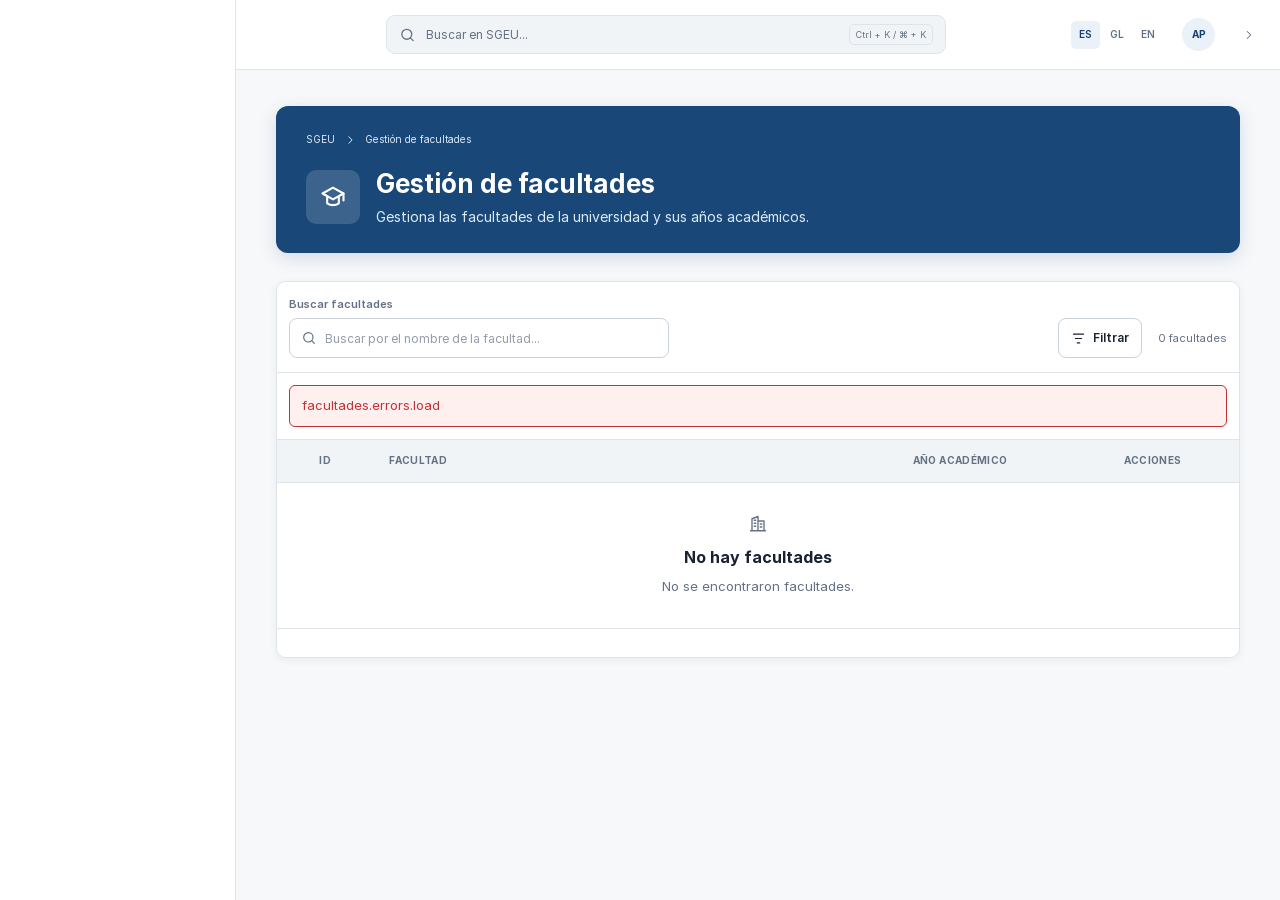
<file: frontsistemagestionespacios/pages/facultades.html>
<!DOCTYPE html>
<html lang="es">

<head>
    <meta charset="UTF-8">
    <meta name="viewport" content="width=device-width, initial-scale=1.0">
    <meta name="description" content="Consulta y gestión de facultades del Sistema de Gestión de Espacios Universitarios">

    <title data-i18n="facultades.pageTitle">Facultades | SGEU</title>

    <!-- Estilos -->
    <link rel="stylesheet" href="../css/variables.css">
    <link rel="stylesheet" href="../css/global.css">
    <link rel="stylesheet" href="../css/components/app-layout.css">
    <link rel="stylesheet" href="../css/components/tables.css">
    <link rel="stylesheet" href="../css/pages/facultades.css">
    <link rel="stylesheet" href="../css/responsive.css">

    <!-- Scripts comunes -->
    <script type="module" src="../js/common/navigation.js" defer></script>
    <script src="../js/common/icons.js" defer></script>
    <script src="../js/common/modal.js" defer></script>

    <!-- Internacionalización -->
    <script type="module" src="../js/i18n/i18n.js"></script>

    <!-- Lógica de facultades -->
    <script type="module" src="../js/modules/facultades.js" defer></script>
</head>

<body data-page="facultades">

    <div class="app-layout">

        <aside class="app-sidebar" id="app-sidebar"></aside>

        <div class="app-main">

            <header class="app-topbar"></header>

            <main class="app-content faculties-page">

                <!-- CABECERA -->
                
                <section class="faculties-header">

                    <div class="page-header-info">

                        <nav class="breadcrumb" aria-label="Ruta de navegación">
                            <ol>
                                <li>
                                    <a href="bienvenida.html">SGEU</a>
                                </li>

                                <li>
                                    <span data-icon="chevron" aria-hidden="true"></span>
                                    <span aria-current="page" data-i18n="facultades.title">
                                        Facultades
                                    </span>
                                </li>
                            </ol>
                        </nav>

                        <div class="faculties-title-wrapper">

                            <div class="faculties-title-icon">
                                <span data-icon="faculty" aria-hidden="true"></span>
                            </div>

                            <div class="faculties-title-text">
                                <h1 data-i18n="facultades.title">
                                    Facultades
                                </h1>

                                <p data-i18n="facultades.description">
                                    Consulta y gestiona las facultades de la universidad.
                                </p>
                            </div>

                        </div>

                    </div>

                    <!-- Solo ADMIN puede crear facultades -->
                    <div class="page-header-actions">

                        <button
                            type="button"
                            id="faculties-duplicate-button"
                            class="btn"
                            data-require="ADMIN"
                        >
                            <span data-icon="copy" aria-hidden="true"></span>
                            <span data-i18n="facultades.duplicateButton">
                                Duplicar facultades
                            </span>
                        </button>

                        <button
                            type="button"
                            id="faculties-new-button"
                            class="btn btn-primary"
                            data-require="ADMIN"
                        >
                            <span data-icon="plus" aria-hidden="true"></span>
                            <span data-i18n="facultades.newButton">
                                Nueva facultad
                            </span>
                        </button>

                    </div>

                </section>



                <!-- CONTENIDO -->
                <section class="faculties-content">

                    <!-- BÚSQUEDA Y FILTROS -->
                    <div class="faculties-toolbar">

                        <!-- Búsqueda por nombre -->
                        <div class="faculties-search">

                            <label
                                for="faculties-search"
                                data-i18n="facultades.search"
                            >
                                Buscar facultades
                            </label>

                            <div class="input-wrap">

                                <span data-icon="search" aria-hidden="true"></span>

                                <input
                                    type="search"
                                    id="faculties-search"
                                    class="field-input"
                                    placeholder="Buscar por nombre..."
                                    data-i18n-ph="facultades.searchPlaceholder"
                                    autocomplete="off"
                                >

                            </div>

                        </div>

                        <!-- ACCIONES Y CONTADOR -->
                        <div class="faculties-toolbar-actions">

                            <button
                                type="button"
                                id="faculties-filter-toggle"
                                class="faculties-filter-button"
                                aria-expanded="false"
                                aria-controls="faculties-filter-panel"
                            >
                                <span data-icon="filter" aria-hidden="true"></span>
                                <span data-i18n="common.filter"></span>
                            </button>

                            <p id="faculties-count" aria-live="polite">
                            </p>

                        </div>

                        <!-- PANEL DE FILTROS -->
                        <div
                            id="faculties-filter-panel"
                            class="faculties-filter-panel"
                            hidden
                        >

                            <div class="faculties-filter-field">

                                <label
                                    for="faculties-year-filter"
                                    data-i18n="facultades.filter.academicYear"
                                >
                                    Año académico
                                </label>

                                <select
                                    id="faculties-year-filter"
                                    class="field-input"
                                >
                                    <option
                                        value=""
                                        data-i18n="facultades.filter.allYears"
                                    >
                                        Todos los años
                                    </option>
                                </select>

                            </div>

                            <div class="faculties-filter-actions">

                                <button
                                    type="button"
                                    id="faculties-filter-reset"
                                    class="btn"
                                >
                                    <span data-i18n="facultades.filter.clearFilters"> Clear filtros </span>
                                </button>

                                <button
                                    type="button"
                                    id="faculties-filter-apply"
                                    class="btn btn-primary"
                                >
                                    <span data-i18n="facultades.filter.applyFilters"> Aplicar filtros </span>
                                </button>

                            </div>

                        </div>

                    </div>


                    <!-- MENSAJES -->
                    <p
                        id="faculties-message"
                        class="faculties-message"
                        role="status"
                        aria-live="polite"
                        hidden
                    ></p>


                    <!-- TABLA -->
                    <div class="faculties-table-container table-container">

                        <table class="faculties-table data-table align-custom">

                            <thead>
                                <tr>

                                    <th scope="col" data-i18n="facultades.table.id">
                                        ID
                                    </th>

                                    <th scope="col" data-i18n="facultades.table.name">
                                        Facultad
                                    </th>

                                    <th scope="col" data-i18n="facultades.table.academicYear">
                                        Año académico
                                    </th>

                                    <th scope="col" data-i18n="facultades.table.actions">
                                        Acciones
                                    </th>

                                </tr>
                            </thead>

                            <tbody id="faculties-table-body">
                                <!-- Las facultades se generan desde facultades.js -->
                            </tbody>

                        </table>

                    </div>


                    <!-- ESTADO VACÍO -->
                    <div
                        id="faculties-empty"
                        class="faculties-empty"
                        hidden
                    >

                        <span data-icon="building" aria-hidden="true"></span>

                        <h2 data-i18n="facultades.emptyTitle">
                            No hay facultades
                        </h2>

                        <p data-i18n="facultades.empty">
                            No se han encontrado facultades.
                        </p>

                    </div>


                    <!-- PAGINACIÓN -->
                    <nav
                        id="faculties-pagination"
                        class="faculties-pagination"
                        aria-label="Paginación de facultades"
                        data-i18n-aria-label="common.pagination"
                    ></nav>

                </section>

            </main>

        </div>
    </div>


    <!-- =====================================================
         MODAL DE CREACIÓN Y EDICIÓN
         ===================================================== -->

    <div
        id="faculties-modal"
        class="faculties-modal"
        role="dialog"
        aria-modal="true"
        aria-labelledby="faculties-modal-title"
        aria-describedby="faculties-modal-description"
        hidden
    >

        <div class="faculties-modal-overlay" data-modal-close></div>

        <div class="faculties-modal-content">

            <!-- CABECERA -->
            <div class="faculties-modal-header">

                <div>

                    <h2
                        id="faculties-modal-title"
                        data-i18n="facultades.modal.newTitle"
                    >
                        Nueva facultad
                    </h2>

                    <p
                        id="faculties-modal-description"
                        data-i18n="facultades.modal.newDescription"
                    >
                        Introduce los datos de la facultad.
                    </p>

                </div>

                <button
                    type="button"
                    class="faculties-modal-close"
                    data-modal-close
                    aria-label="Cerrar"
                    data-i18n-aria-label="common.close"
                >
                    <span data-icon="close" aria-hidden="true"></span>
                </button>

            </div>


            <!-- FORMULARIO -->
            <form id="faculties-form" novalidate>

                <input
                    type="hidden"
                    id="faculty-id"
                    name="id_facultad"
                >

                <div class="faculties-modal-body">

                    <div class="faculties-form-grid">

                        <!-- ID -->
                        <div
                            class="faculties-form-group"
                            id="faculty-id-group"
                            hidden
                        >

                            <label
                                for="faculty-id-display"
                                data-i18n="facultades.form.id"
                            >
                                ID de facultad
                            </label>

                            <input
                                type="text"
                                id="faculty-id-display"
                                class="field-input"
                                disabled
                            >

                        </div>


                        <!-- NOMBRE -->
                        <div class="faculties-form-group">

                            <label
                                for="faculty-name"
                                data-i18n="facultades.form.name"
                            >
                                Nombre de la facultad
                            </label>

                            <input
                                type="text"
                                id="faculty-name"
                                name="nom_facultad"
                                class="field-input"
                                maxlength="100"
                                autocomplete="off"
                            >

                        </div>


                        <!-- AÑO ACADÉMICO -->
                        <div class="faculties-form-group">

                            <label
                                for="faculty-academic-year"
                                data-i18n="facultades.form.academicYear"
                            >
                                Año académico
                            </label>

                            <input
                                type="text"
                                id="faculty-academic-year"
                                name="anho_acad_facultad"
                                class="field-input"
                                maxlength="9"
                                placeholder="2026-2027"
                                data-i18n-ph="facultades.form.academicYearPlaceholder"
                            >

                            <p
                                class="faculties-field-help"
                                id="faculty-academic-year-help"
                                data-i18n="facultades.form.academicYearHelp"
                            >
                                Introduce el año académico de la facultad en formato AAAA-AAAA.
                            </p>

                        </div>

                    </div>


                    <!-- MENSAJE DEL FORMULARIO -->
                    <p
                        id="faculties-modal-message"
                        class="faculties-message"
                        role="alert"
                        aria-live="assertive"
                        hidden
                    ></p>

                </div>


                <!-- PIE -->
                <div class="faculties-modal-footer">

                    <button
                        type="button"
                        class="btn"
                        data-modal-close
                    >
                        <span data-i18n="common.cancel">
                            Cancelar
                        </span>
                    </button>

                    <button
                        type="submit"
                        class="btn btn-primary"
                        id="faculties-save-button"
                        data-require="ADMIN"
                    >
                        <span data-i18n="common.save">
                            Guardar
                        </span>
                    </button>

                </div>

            </form>

        </div>

    </div>


    
<!-- =====================================================
     MODAL DE DUPLICACIÓN DE FACULTADES
     ===================================================== -->

<div
    id="faculties-duplicate-modal"
    class="faculties-modal"
    role="dialog"
    aria-modal="true"
    aria-labelledby="faculties-duplicate-title"
    hidden
>

    <div class="faculties-modal-overlay" data-modal-close></div>

    <div class="faculties-modal-content">

        <div class="faculties-modal-header">

            <div>
                <h2
                    id="faculties-duplicate-title"
                    data-i18n="facultades.duplicate.title"
                >
                    Duplicar facultades
                </h2>

                <p data-i18n="facultades.duplicate.description">
                    Crea facultades para un nuevo año académico a partir de las existentes.
                </p>
            </div>

            <button
                type="button"
                class="faculties-modal-close"
                data-modal-close
                aria-label="Cerrar"
                data-i18n-aria-label="common.close"
            >
                <span data-icon="close" aria-hidden="true"></span>
            </button>

        </div>

        <div class="faculties-modal-body">

            <div class="faculties-form-group">

                <label
                    for="faculties-duplicate-mode"
                    data-i18n="facultades.duplicate.mode"
                >
                    ¿Cómo quieres cargar las facultades?
                </label>

                <select
                    id="faculties-duplicate-mode"
                    class="field-input"
                >
                    <option
                        value="facultad"
                        data-i18n="facultades.duplicate.byFaculty"
                    >
                        Seleccionar facultades
                    </option>

                    <option
                        value="anho"
                        data-i18n="facultades.duplicate.byYear"
                    >
                        Seleccionar año académico
                    </option>
                </select>

            </div>

            <!-- SELECCIÓN POR FACULTADES -->
            <div
                class="faculties-form-group"
                id="faculties-duplicate-faculty-group"
            >

                <label
                    for="faculties-duplicate-faculties"
                    data-i18n="facultades.duplicate.faculties"
                >
                    Facultades que quieres duplicar
                </label>

                <select
                    id="faculties-duplicate-faculties"
                    class="field-input"
                    multiple
                    size="7"
                ></select>

                <p
                    class="faculties-field-help"
                    data-i18n="facultades.duplicate.facultiesHelp"
                >
                    Puedes seleccionar varias facultades de distintos años.
                </p>

            </div>

            <!-- SELECCIÓN POR AÑO -->
            <div
                class="faculties-form-group"
                id="faculties-duplicate-year-group"
                hidden
            >

                <label
                    for="faculties-duplicate-year"
                    data-i18n="facultades.duplicate.year"
                >
                    Año académico de origen
                </label>

                <select
                    id="faculties-duplicate-year"
                    class="field-input"
                >
                    <option value="">
                        Selecciona un año académico
                    </option>
                </select>

            </div>

            <!-- RESUMEN -->
            <div
                class="faculties-form-group"
                id="faculties-duplicate-summary"
                aria-live="polite"
            >
                <p data-i18n="facultades.duplicate.summary">
                    Facultades que se crearán: 0
                </p>
                <ul id="faculties-duplicate-summary-list"></ul>
            </div>

            <!-- AÑO DESTINO -->
            <div class="faculties-form-group">

                <label
                    for="faculties-duplicate-target-year"
                    data-i18n="facultades.duplicate.targetYear"
                >
                    Nuevo año académico
                </label>

                <input
                    type="text"
                    id="faculties-duplicate-target-year"
                    class="field-input"
                    maxlength="9"
                    placeholder="2027-2028"
                    pattern="[0-9]{4}-[0-9]{4}"
                >

                <p
                    class="faculties-field-help"
                    data-i18n="facultades.duplicate.targetYearHelp"
                >
                    Debe ser posterior al año académico de origen.
                </p>

            </div>

            <p
                id="faculties-duplicate-message"
                class="faculties-message"
                role="alert"
                aria-live="assertive"
                hidden
            ></p>

        </div>

        <div class="faculties-modal-footer">

            <button
                type="button"
                class="btn"
                data-modal-close
            >
                <span data-i18n="common.cancel">Cancelar</span>
            </button>

            <button
                type="button"
                class="btn btn-primary"
                id="faculties-duplicate-confirm"
                data-require="ADMIN"
            >
                <span data-i18n="facultades.duplicate.confirm">
                    Duplicar
                </span>
            </button>

        </div>

    </div>

</div>


<!-- =====================================================
     MODAL DE CONFIRMACIÓN DE ELIMINACIÓN
     ===================================================== -->

<div id="faculties-feedback-modal" class="faculties-feedback-modal" hidden>

    <div class="faculties-feedback-overlay"></div>

    <section
        class="faculties-feedback-content"
        role="dialog"
        aria-modal="true"
        aria-labelledby="faculties-feedback-title"
        aria-describedby="faculties-feedback-text"
    >

        <div class="faculties-feedback-icon" id="faculties-feedback-icon">
            <span data-icon="warning" aria-hidden="true"></span>
        </div>

        <div class="faculties-feedback-header">
            <h2 id="faculties-feedback-title" data-i18n="facultades.confirmations.title">
            </h2>

            <p id="faculties-feedback-text">
            </p>
        </div>

        <div class="faculties-feedback-actions">

            <button
                type="button"
                class="btn"
                id="faculties-feedback-cancel"
            >
                <span data-i18n="common.cancel"></span>
            </button>

            <button
                type="button"
                class="btn btn-primary"
                id="faculties-feedback-confirm"
            >
                <span data-i18n="facultades.actions.delete"></span>
            </button>

        </div>

    </section>

</div>



</body>
</html>
</file>
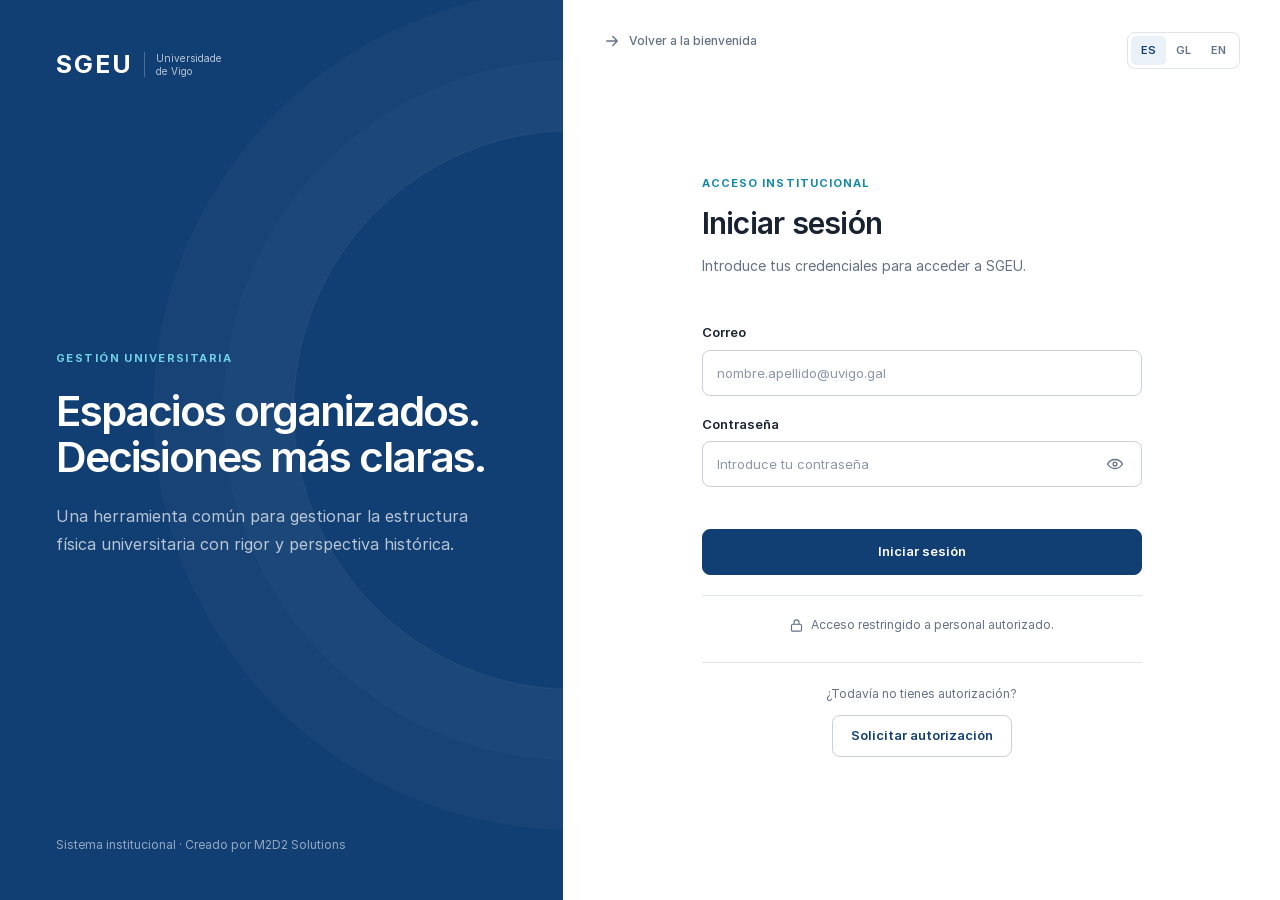
<file: frontsistemagestionespacios/pages/login.html>
<!--
  Archivo: login.html
  Descripción: Página de autenticación de SGEU.
  Contiene la interfaz para que los usuarios introduzcan
  sus credenciales y accedan al sistema.
-->
<!DOCTYPE html>
<html lang="es">

  <head>
    <meta charset="UTF-8">

    <meta
      name="viewport"
      content="width=device-width, initial-scale=1.0"
    >

    <meta
      name="description"
      content="Acceso institucional al Sistema de Gestión de Espacios Universitarios de la Universidade de Vigo."
    >

    <title data-i18n="login.title">Iniciar sesión | SGEU</title>

    <!-- Estilos globales y específicos de la página -->
    <link rel="stylesheet" href="../css/variables.css">
    <link rel="stylesheet" href="../css/global.css">
    <link rel="stylesheet" href="../css/pages/login.css">
    <link rel="stylesheet" href="../css/responsive.css">

    <!-- Iconos centralizados del proyecto -->
    <script src="../js/common/icons.js" defer></script>

    <!-- Sistema de internacionalización -->
    <script type="module" src="../js/i18n/i18n.js"></script>

    <!-- Funcionalidades de autenticación -->
    <script type="module" src="../js/auth/auth.js" defer></script>
  
  </head>

  <body>
    <main class="login-page">

      <!-- Panel de identidad institucional -->
       <section class="login-brand" aria-labelledby="brand-title">
          <a class="brand-mark brand-mark-light" href="bienvenida-publica.html" aria-label="SGEU, Universidade de Vigo">
            <span>SGEU</span>
            <small>Universidade de Vigo</small>  
          </a>

          <div class="login-brand-content">
            <span class="eyebrow" data-i18n="login.institutionalManagement">Gestión universitaria</span>
            <h1 id="brand-title" data-i18n="login.brandTitle">
              Espacios organizados.<br>
              Decisiones más claras.
            </h1>

            <p data-i18n="login.brandDescription">
              Una herramienta común para gestionar la estructura
              física universitaria con rigor y perspectiva histórica.
            </p>
          </div>

          <footer class="login-brand-foot" data-i18n="login.developedBy">
            Sistema institucional · Creado por M2D2 Solutions
          </footer>
       </section>

      <!-- Panel de acceso -->
      <section class="login-panel" aria-labelledby="login-title">
        <a class="back-public" href="bienvenida-publica.html">
          <span data-icon="arrow" aria-hidden="true"></span>
          <span data-i18n="common.backToWelcome"></span>
        </a>

        <!-- Selector de idioma -->
        <nav class="lang-switch" aria-label="Seleccionar idioma">
          <button type="button" class="active" aria-pressed="true" lang="es">
            ES
          </button>

          <button type="button" aria-pressed="false" lang="gl">
            GL
          </button>

          <button type="button" aria-pressed="false" lang="en">
            EN
          </button>
        </nav>

        <!-- Formulario de inicio de sesión -->
        <div class="login-card">
          <div class="login-mobile-brand" aria-hidden="true">
            SGEU
          </div>

          <span class="login-kicker" data-i18n="login.institutionalAccess">
            Acceso institucional
          </span>

          <h2 id="login-title" data-i18n="common.signIn">Iniciar sesión</h2>

          <p id="login-description" data-i18n="login.credentialsDescription">
            Introduce tus credenciales para acceder a SGEU.
          </p>

          <form id="login-form" action="#" method="POST" novalidate>

            <div class="login-fields">

              <!-- Usuario o correo electrónico -->
              <div class="field">
                <label class="field-label" for="login-user" data-i18n="login.userOrEmail">
                  Correo o usuario
                </label>
                  <input 
                      class="field-input"
                      type="text"
                      id="login-user"
                      name="user"
                      placeholder="nombre.apellido@uvigo.gal"
                      data-i18n-ph="login.userPlaceholder"
                      autocomplete="username"
                  >
              </div>

              <!-- Contraseña -->
              <div class="field">
                <label class="field-label" for="login-password" data-i18n="login.password">
                  Contraseña
                </label>

                <div class="input-wrap input-wrap-password">
                  <input
                      class="field-input"
                      type="password"
                      id="login-password"
                      name="password"
                      placeholder="Introduce tu contraseña"
                      data-i18n-ph="login.passwordPlaceholder"
                      autocomplete="current-password"
                  >

                  <button
                      type="button"
                      class="input-action"
                      id="toggle-password"
                      aria-label="Mostrar contraseña"
                      aria-controls="login-password"
                      aria-pressed="false"
                  >
                      <span
                          data-icon="eye"
                          aria-hidden="true"
                      ></span>
                  </button>
                </div>
              </div>
            </div>

            <!-- Zona reservada para mensajes de estado -->
            <div
                id="login-message"
                class="login-message"
                role="status"
                aria-live="polite"
                hidden
            ></div>

            <button class="btn btn-primary login-submit" type="submit" data-i18n="common.signIn">
              Iniciar sesión
            </button>

            <p class="login-help">
              <span data-icon="lock" aria-hidden="true"></span>
              <span data-i18n="login.restrictedAccess">Acceso restringido a personal autorizado.</span>
            </p>
          </form>

          <!-- Acceso a la solicitud de autorización -->
          <div class="login-request">
              <p data-i18n="login.noAuthorization">¿Todavía no tienes autorización?</p>

              <button
                  type="button"
                  class="btn btn-secondary"
                  id="show-request-form"
                  aria-controls="request-form-section"
                  aria-expanded="false"
              >
                  <span data-i18n="login.requestAuthorization">Solicitar autorización</span>
              </button>
          </div>

          <!-- Formulario de solicitud de autorización -->
          <section
              class="request-form-section"
              id="request-form-section"
              aria-labelledby="request-title"
              hidden
          >
              <h3 id="request-title" data-i18n="login.requestAuthorization">Solicitar autorización</h3>

              <p data-i18n="login.requestDescription">
                  Introduce tus datos para solicitar acceso al sistema.
                  El administrador revisará tu solicitud.
              </p>

              <form id="request-form" action="#" method="POST" novalidate>

                  <div class="login-fields">

                      <!-- Nombre de usuario / Nombre -->
                      <div class="field">
                          <label class="field-label" for="request-name" data-i18n="login.name">
                              Nombre
                          </label>
                          <input
                              class="field-input"
                              type="text"
                              id="request-name"
                              name="name"
                              placeholder="Tu nombre"
                              data-i18n-ph="login.namePlaceholder"
                              autocomplete="given-name"
                          >
                      </div>

                      <!-- Apellidos -->
                      <div class="field">
                          <label class="field-label" for="request-lastname" data-i18n="login.lastName">
                              Apellidos
                          </label>
                          <input
                              class="field-input"
                              type="text"
                              id="request-lastname"
                              name="lastname"
                              placeholder="Tus apellidos"
                              data-i18n-ph="login.lastNamePlaceholder"
                              autocomplete="family-name"
                          >
                      </div>

                      <!-- Correo electrónico -->
                      <div class="field">
                          <label class="field-label" for="request-email" data-i18n="login.email">
                              Correo electrónico
                          </label>
                          <input
                              class="field-input"
                              type="email"
                              id="request-email"
                              data-i18n-ph="login.userPlaceholder"
                              name="email"
                              placeholder="nombre.apellido@uvigo.gal"
                              autocomplete="email"
                          >
                      </div>

                      <!-- DNI / NIE -->
                      <div class="field">
                          <label class="field-label" for="request-dni" data-i18n="login.dni">
                              DNI / NIE
                          </label>
                          <input
                              class="field-input"
                              type="text"
                              id="request-dni"
                              name="dni"
                              placeholder="12345678X"
                              pattern="[0-9]{8}[A-Za-z]|^[XYZxyz][0-9]{7}[A-Za-z]"
                          >
                      </div>

                      <!-- Teléfono -->
                      <div class="field">
                          <label class="field-label" for="request-phone" data-i18n="login.phone">
                              Teléfono
                          </label>
                          <input
                              class="field-input"
                              type="tel"
                              id="request-phone"
                              name="phone"
                              placeholder="600000000"
                              autocomplete="tel"
                          >
                      </div>

                      <!-- Fecha de nacimiento -->
                      <div class="field">
                          <label class="field-label" for="request-birthdate" data-i18n="login.birthDate">
                              Fecha de nacimiento
                          </label>
                          <input
                              class="field-input"
                              type="date"
                              id="request-birthdate"
                              name="birthdate"
                              autocomplete="bday"
                          >
                      </div>
                     <script>
                        document.getElementById('request-birthdate').max = new Date().toISOString().split('T')[0];
                    </script>
                      <!-- Contraseña -->
                      <div class="field">
                          <label class="field-label" for="request-password" data-i18n="login.password">
                              Contraseña
                          </label>

                          <div class="input-wrap">
                              <input
                                  class="field-input"
                                  type="password"
                                  id="request-password"
                                  name="password"
                                  placeholder="Introduce una contraseña"
                                  data-i18n-ph="login.newPasswordPlaceholder"
                                  autocomplete="new-password"
                              >

                              <button
                                  type="button"
                                  class="input-action"
                                  id="toggle-request-password"
                                  aria-label="Mostrar contraseña"
                                  aria-controls="request-password"
                                  aria-pressed="false"
                              >
                                  <span data-icon="eye" aria-hidden="true"></span>
                              </button>
                          </div>
                      </div>

                      <!-- Repetir contraseña -->
                      <div class="field">
                          <label class="field-label" for="request-password-repeat" data-i18n="login.repeatPassword">
                              Repetir contraseña
                          </label>

                          <div class="input-wrap">
                              <input
                                  class="field-input"
                                  type="password"
                                  id="request-password-repeat"
                                  name="password-repeat"
                                  placeholder="Repite tu contraseña"
                                  data-i18n-ph="login.repeatPasswordPlaceholder"
                                  autocomplete="new-password"
                              >

                              <button
                                  type="button"
                                  class="input-action"
                                  id="toggle-request-password-repeat"
                                  aria-label="Mostrar contraseña"
                                  aria-controls="request-password-repeat"
                                  aria-pressed="false"
                              >
                                  <span data-icon="eye" aria-hidden="true"></span>
                              </button>
                          </div>
                      </div>

                  </div>

                  <div
                      class="request-message"
                      id="request-message"
                      role="status"
                      aria-live="polite"
                      hidden
                      data-i18n="login.requestSent"
                  >
                      Solicitud enviada correctamente. Cuando el administrador
                      apruebe tu solicitud, podrás acceder al sistema.
                  </div>

                  <button
                      type="submit"
                      class="btn btn-primary login-submit"
                      data-i18n="login.sendRequest"
                  >
                      Enviar solicitud
                  </button>

              </form>
          </section>
        </div>
      </section>
    </main>
  </body>

</html>
</file>
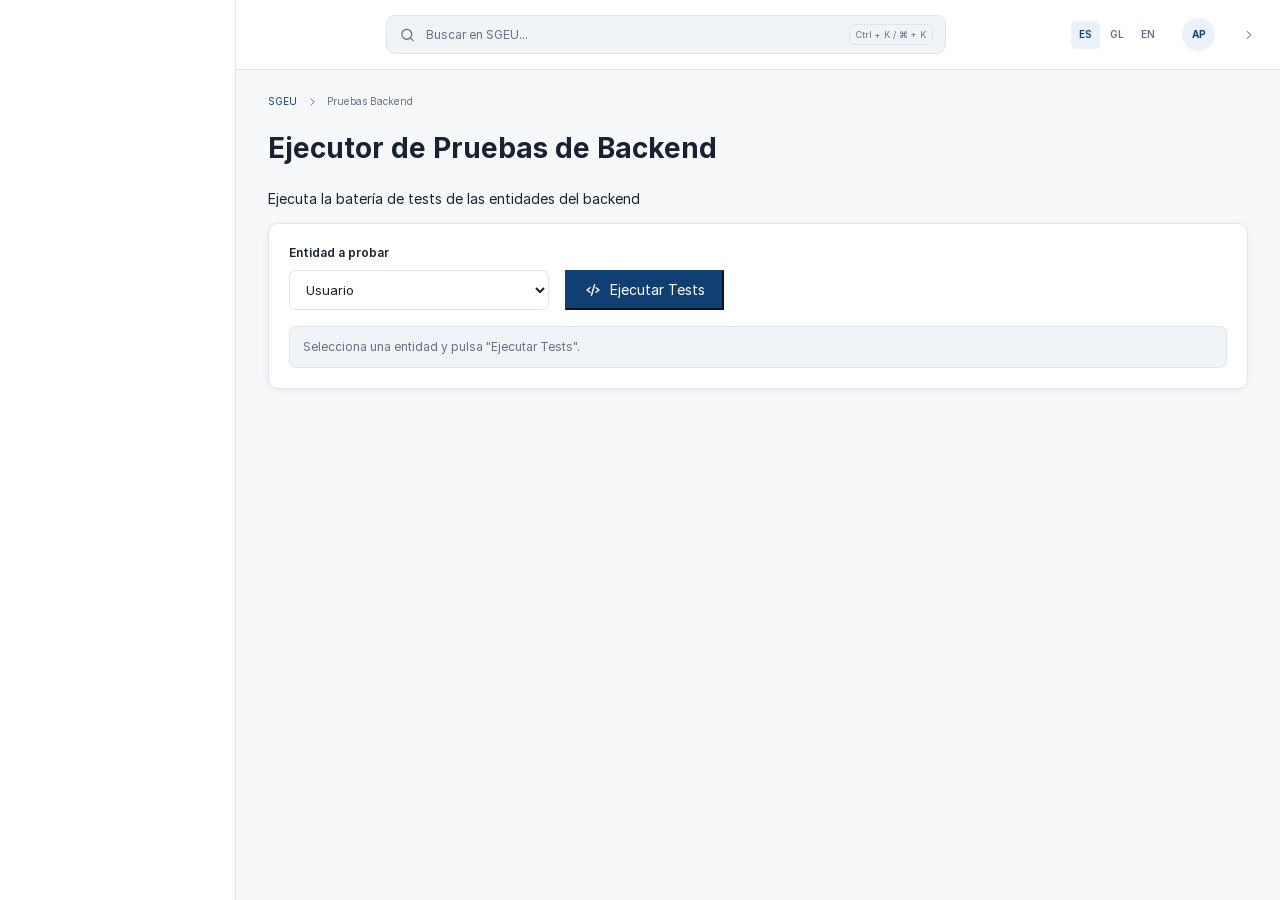
<file: frontsistemagestionespacios/pages/test-backend.html>
<!--
  Archivo: test-backend.html
  Descripción: Página destinada a las pruebas de comunicación
  y funcionamiento de los servicios del backend.
-->

<!DOCTYPE html>
<html lang="es">

  <head>
    <meta charset="UTF-8">
    <meta name="viewport" content="width=device-width, initial-scale=1.0">
    <meta name="description" content="Pruebas del backend del Sistema de Gestión de Espacios Universitarios">

    <title>Test Backend | SGEU</title>

    <!-- Estilos globales, estructura común y específicos de la página -->
    <link rel="stylesheet" href="../css/variables.css">
    <link rel="stylesheet" href="../css/global.css">
    <link rel="stylesheet" href="../css/components/app-layout.css">
    <link rel="stylesheet" href="../css/components/tables.css">
    <link rel="stylesheet" href="../css/pages/tests.css">
    <link rel="stylesheet" href="../css/responsive.css">

    <!-- Barra lateral y superior comunes -->
    <script type="module" src="../js/common/navigation.js" defer></script>

    <!-- Sistema de internacionalización -->
    <script type="module" src="../js/i18n/i18n.js"></script>

    <!-- Iconos centralizados del proyecto -->
    <script src="../js/common/icons.js" defer></script>

    <!-- API y motor de pruebas backend -->
    <script type="module" src="../js/api/api.js" defer></script>
    <script src="../js/tests/DOM_class.js" defer></script>
    <script src="../js/tests/backend/backend-pruebas.js" defer></script>
    <script src="../js/tests/backend/backend-fixtures.js" defer></script>
    <script src="../js/tests/backend/backend_test.js" defer></script>

  </head>

    <body data-page="test-backend">
    <div class="app-layout">

      <!-- Barra lateral (la genera navigation.js) -->
      <aside class="app-sidebar" id="app-sidebar"></aside>

      <!-- Zona principal -->
      <div class="app-main">

        <!-- Barra superior (la genera navigation.js) -->
        <header class="app-topbar"></header>

        <!-- Contenido de la página -->
        <main class="app-content test-page">

          <!-- Ruta de navegación -->
          <nav class="breadcrumb" aria-label="Ruta de navegación">
            <ol>
              <li>
                <a href="bienvenida.html" data-i18n="common.appName">SGEU</a>
              </li>

              <li>
                <span data-icon="chevron" aria-hidden="true"></span>
                <span aria-current="page" data-i18n="navigation.backendTest">Test Backend</span>
              </li>
            </ol>
          </nav>

          <!-- Cabecera de la página -->
          <div class="page-header">
            <h1 data-i18n="tests.backendTitle">Backend Test Runner</h1>
            <p data-i18n="tests.backendDescription">Ejecuta la batería de tests de las entidades del backend</p>
          </div>

          <!-- Panel de ejecución de pruebas -->
          <section class="test-execution-panel">

              <div class="test-controls">

                  <div class="test-entity-field">
                      <label for="entidad_select" data-i18n="tests.entityToTest">
                          Entidad a probar
                      </label>

                      <select id="entidad_select" name="entidad_select">
                          <!-- Mantener aquí las opciones propias de cada página -->
                          <option value="usuario" data-i18n="tests.entities.usuario">
                              usuario
                          </option>
                          <option value="facultad" data-i18n="tests.entities.facultades">
                              facultad
                          </option>
                          <option value="edificio" data-i18n="tests.entities.edificios">
                              edificio
                          </option>
                      </select>
                  </div>

                  <button type="button" class="btn-primary" id="run-tests">
                      <span data-icon="code" aria-hidden="true"></span>
                      <span data-i18n="tests.runTests">Ejecutar Tests</span>
                  </button>

              </div>

              <!-- Estado de la ejecución -->
              <p class="test-status-message" id="runner_status" role="status" data-i18n="tests.selectEntity">
                  Selecciona una entidad y pulsa "Ejecutar Tests".
              </p>

          </section>

          <!-- Formulario interno que usa data.js para hacer las pruebas (oculto) -->
          <div id="contenedor_IU_form" hidden></div>

          <!-- Resultados (los genera DOM_class.js) -->
          <section class="test-results" id="IU_Test_result_nofile" aria-live="polite"></section>

        </main>
      </div>
    </div>
  </body>

</html>
</file>
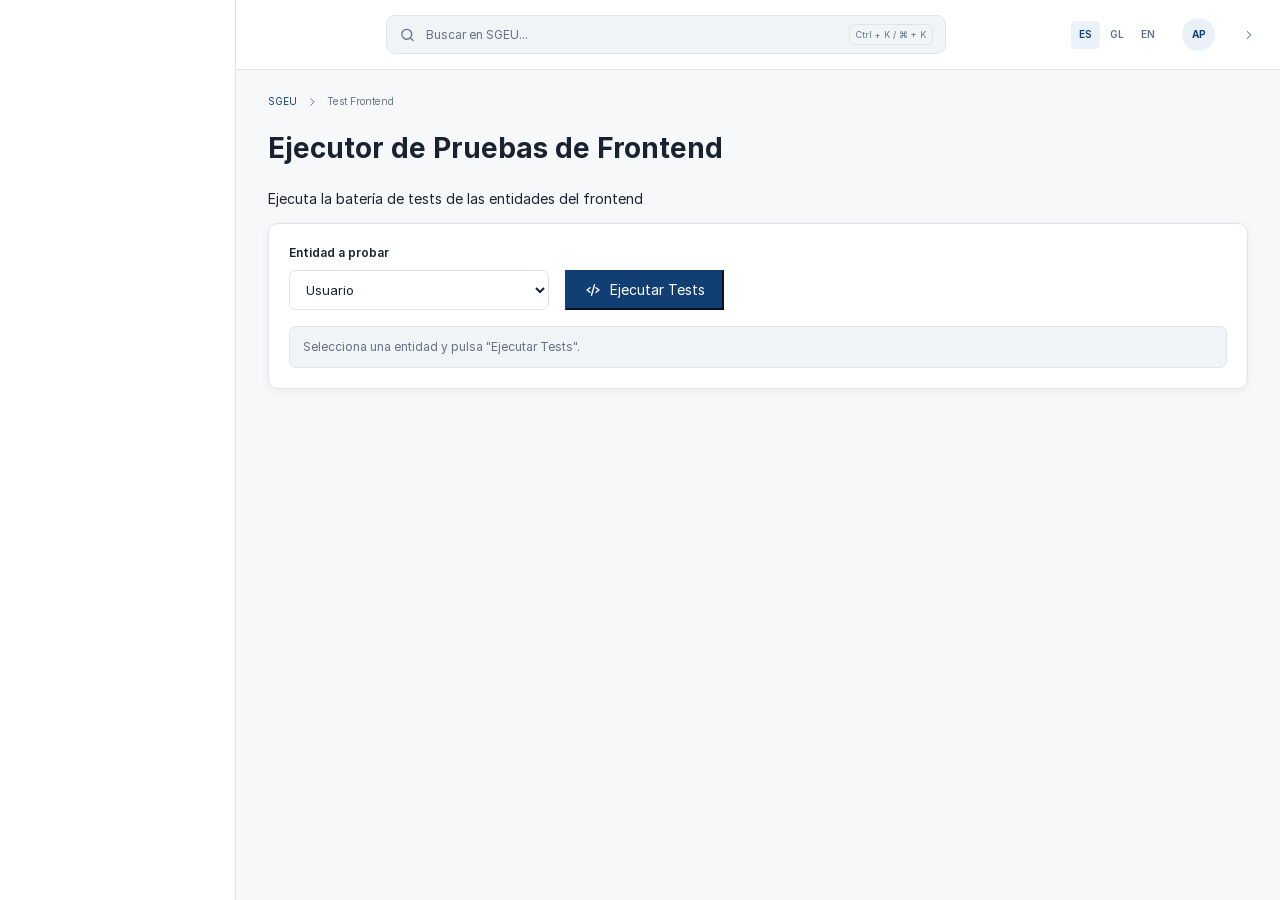
<file: frontsistemagestionespacios/pages/test-frontend.html>
<!--
  Archivo: test-frontend.html
  Descripción: Página destinada a las pruebas de los elementos
  y funcionalidades implementados en el frontend.
-->

<!DOCTYPE html>
<html lang="es">

  <head>
    <meta charset="UTF-8">
    <meta name="viewport" content="width=device-width, initial-scale=1.0">
    <meta name="description" content="Pruebas del frontend del Sistema de Gestión de Espacios Universitarios">

    <title>Test Frontend | SGEU</title>

    <!-- Estilos globales, estructura común y específicos de la página -->
    <link rel="stylesheet" href="../css/variables.css">
    <link rel="stylesheet" href="../css/global.css">
    <link rel="stylesheet" href="../css/components/app-layout.css">
    <link rel="stylesheet" href="../css/responsive.css">
    <link rel="stylesheet" href="../css/components/tables.css">
    <link rel="stylesheet" href="../css/pages/tests.css">


    <!-- Barra lateral y superior comunes -->
    <script type="module" src="../js/common/navigation.js" defer></script>

    <!-- Iconos centralizados del proyecto -->
    <script src="../js/common/icons.js" defer></script>

    <!-- Sistema de internacionalización -->
    <script type="module" src="../js/i18n/i18n.js"></script>

    <!-- Reglas y funciones de validación del proyecto para las pruebas -->
    <script type="module">
      import * as Validadores from '../js/common/validation.js';
      window.REGLAS_CAMPOS = Validadores.REGLAS_CAMPOS;
      window.Validadores = Validadores;
    </script>

    <!-- Validaciones, clase base y tabla de resultados -->
    <script src="../js/tests/frontend/validaciones.js" defer></script>
    <script src="../js/tests/frontend/Entidad_Abstracta.js" defer></script>
    <script src="../js/tests/DOM_class.js" defer></script>

    <!-- Clases de entidad -->
    <script src="../js/tests/frontend/entidades/usuarios.js" defer></script>
    <script src="../js/tests/frontend/entidades/facultades.js" defer></script>
    <script src="../js/tests/frontend/entidades/edificios.js" defer></script>


    <!-- Datos de prueba y motor de pruebas -->
    <script src="../js/tests/frontend/test-frontend.js" defer></script>
    <script src="../js/tests/frontend/data.js" defer></script>

  </head>

  <body data-page="test-frontend">
    <div class="app-layout">

      <!-- Barra lateral (la genera navigation.js) -->
      <aside class="app-sidebar" id="app-sidebar"></aside>

      <!-- Zona principal -->
      <div class="app-main">

        <!-- Barra superior (la genera navigation.js) -->
        <header class="app-topbar"></header>

        <!-- Contenido de la página -->
        <main class="app-content test-page">

          <!-- Ruta de navegación -->
          <nav class="breadcrumb" aria-label="Ruta de navegación">
            <ol>
              <li>
                <a href="bienvenida.html">SGEU</a>
              </li>

              <li>
                <span data-icon="chevron" aria-hidden="true"></span>
                <span aria-current="page">Test Frontend</span>
              </li>
            </ol>
          </nav>

          <!-- Cabecera de la página -->
          <div class="page-header">
            <h1 data-i18n="tests.frontendTitle">Frontend Test Runner</h1>
            <p data-i18n="tests.frontendDescription">Ejecuta la batería de tests de las entidades del frontend</p>
          </div>

          <!-- Panel de ejecución de pruebas -->
          <section class="test-execution-panel">

              <div class="test-controls">

                  <div class="test-entity-field">
                      <label for="entidad_select" data-i18n="tests.entityToTest">
                          Entidad a probar
                      </label>

                      <select id="entidad_select" name="entidad_select">
                          <!-- Mantener aquí las opciones propias de cada página -->
                          <option value="usuarios" data-i18n="tests.entities.usuario">
                              usuarios
                          </option>
                          <option value="facultades" data-i18n="tests.entities.facultades">
                              facultades
                          </option>
                          <option value="edificios" data-i18n="tests.entities.edificios">
                              edificios
                          </option>
                      </select>
                  </div>

                  <button type="button" class="btn-primary" id="run-tests">
                      <span data-icon="code" aria-hidden="true"></span>
                      <span data-i18n="tests.runTests">Ejecutar Tests</span>
                  </button>

              </div>

              <!-- Estado de la ejecución -->
              <p class="test-status-message" id="runner_status" role="status" data-i18n="tests.selectEntity">
                  Selecciona una entidad y pulsa "Ejecutar Tests".
              </p>

          </section>

          <!-- Formulario interno que usa data.js para hacer las pruebas (oculto) -->
          <div id="contenedor_IU_form" hidden></div>

          <!-- Resultados (los genera DOM_class.js) -->
          <section class="test-results" id="IU_Test_result_nofile" aria-live="polite"></section>

        </main>
      </div>
    </div>
  </body>

</html>
</file>
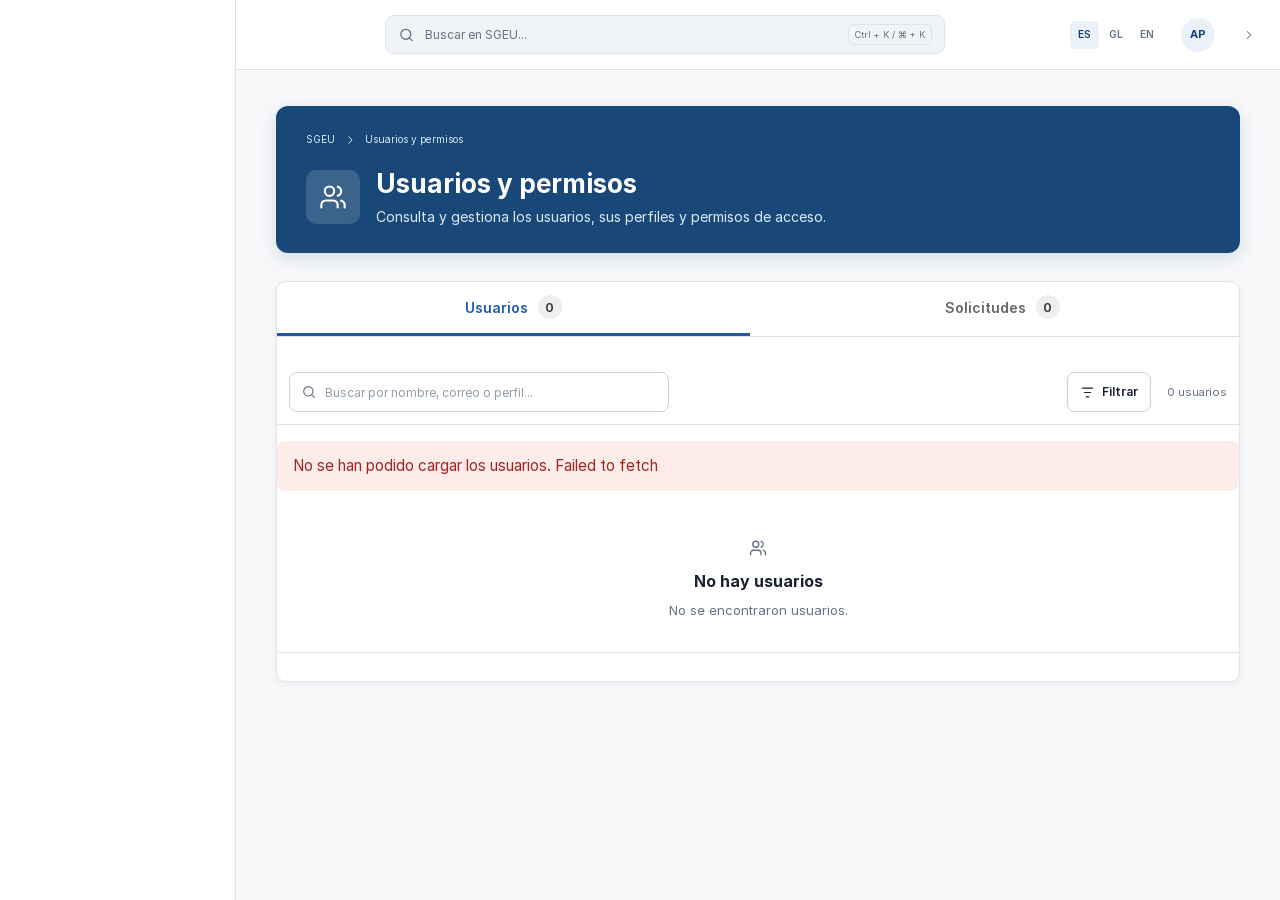
<file: frontsistemagestionespacios/pages/usuarios.html>
<!DOCTYPE html>
<html lang="es">

<head>
    <meta charset="UTF-8">
    <meta name="viewport" content="width=device-width, initial-scale=1.0">
    <meta name="description" content="Gestión de usuarios y permisos del Sistema de Gestión de Espacios Universitarios">

    <title data-i18n="usuarios.pageTitle"></title>

    <!-- Estilos -->
    <link rel="stylesheet" href="../css/variables.css">
    <link rel="stylesheet" href="../css/global.css">
    <link rel="stylesheet" href="../css/components/app-layout.css">
    <link rel="stylesheet" href="../css/components/tables.css">
    <link rel="stylesheet" href="../css/pages/usuarios.css">
    <link rel="stylesheet" href="../css/responsive.css">

    <!-- Scripts comunes -->
    <script type="module" src="../js/common/navigation.js" defer></script>
    <script src="../js/common/icons.js" defer></script>
    <script src="../js/common/modal.js" defer></script>

    <!-- Internacionalización -->
    <script type="module" src="../js/i18n/i18n.js"></script>

    <!-- Lógica de usuarios -->
    <script type="module" src="../js/modules/usuarios.js" defer></script>
</head>

<body data-page="usuarios">

    <div class="app-layout">

        <aside class="app-sidebar" id="app-sidebar"></aside>

        <div class="app-main">

            <header class="app-topbar"></header>

            <main class="app-content users-page">

                <!-- CABECERA -->
                
                <section class="users-header">

                    <div class="page-header-info">

                        <nav class="breadcrumb" aria-label="Ruta de navegación">
                            <ol>
                                <li>
                                    <a href="bienvenida.html">SGEU</a>
                                </li>
                                <li>
                                    <span data-icon="chevron" aria-hidden="true"></span>
                                    <span aria-current="page" data-i18n="usuarios.title">
                                    </span>
                                </li>
                            </ol>
                        </nav>

                        <div class="users-title-wrapper">
                            <div class="users-title-icon">
                                <span data-icon="users" aria-hidden="true"></span>
                            </div>

                            <div class="users-title-text">
                                <h1 data-i18n="usuarios.title"></h1>
                                <p data-i18n="usuarios.pageDescription"></p>
                            </div>
                        </div>

                    </div>

                </section>


                <section class="users-content">

                    <!-- PESTAÑAS -->
                    <div class="users-tabs" role="tablist" aria-label="Listado de usuarios">

                        <button
                            type="button"
                            id="users-tab-active"
                            class="users-tab active"
                            role="tab"
                            aria-selected="true"
                            aria-controls="users-tab-panel"
                            data-users-tab="active"
                        >
                            <span data-i18n="usuarios.table.users"></span>
                            <span id="users-active-count" class="users-tab-count"></span>
                        </button>

                        <button
                            type="button"
                            id="users-tab-requests"
                            class="users-tab"
                            role="tab"
                            aria-selected="false"
                            aria-controls="users-tab-panel"
                            data-users-tab="requests"
                        >
                            <span data-i18n="usuarios.table.requests"></span>
                            <span id="users-requests-count" class="users-tab-count"></span>
                        </button>

                    </div>

                    <div id="users-tab-panel" role="tabpanel" aria-labelledby="users-tab-active">

                        <!-- BÚSQUEDA Y FILTROS -->
                        <div class="users-toolbar">

                            <div class="users-search">
                                <label for="users-search" data-i18n="usuarios.searchLabel">
                                </label>

                                <div class="input-wrap">
                                    <span data-icon="search" aria-hidden="true"></span>

                                    <input
                                        type="search"
                                        id="users-search"
                                        class="field-input"
                                        placeholder="Buscar por nombre, correo o perfil..."
                                        data-i18n-ph="usuarios.searchPlaceholder"
                                        autocomplete="off"
                                    >
                                </div>
                            </div>

                            <div class="users-toolbar-actions">

                                <button
                                    type="button"
                                    id="users-filter-toggle"
                                    class="users-filter-button"
                                    aria-expanded="false"
                                    aria-controls="users-filter-panel"
                                >
                                    <span data-icon="filter" aria-hidden="true"></span>
                                    <span data-i18n="common.filter"></span>
                                </button>

                                <p id="users-count" aria-live="polite"></p>

                            </div>
                        </div>

                        <!-- PANEL DE FILTROS -->
                        <div id="users-filter-panel" class="users-filter-panel" hidden>

                            <div class="users-filter-field">
                                <label for="users-filter-role" data-i18n="usuarios.roleLabel">
                                </label>

                                <select id="users-filter-role" class="field-input">
                                    <option value="" data-i18n="usuarios.allRoles"></option>
                                    <option value="1" data-i18n="usuarios.roles.administration"></option>
                                    <option value="2" data-i18n="usuarios.roles.manager"></option>
                                    <option value="3" data-i18n="usuarios.roles.consultation"></option>
                                </select>
                            </div>

                            <div class="users-filter-actions">
                                <button
                                    type="button"
                                    id="users-filter-reset"
                                    class="btn"
                                    data-i18n="usuarios.clearFilters"
                                >
                                </button>

                                <button
                                    type="button"
                                    id="users-filter-apply"
                                    class="btn btn-primary"
                                    data-i18n="usuarios.applyFilters"
                                >
                                </button>
                            </div>

                        </div>

                        <!-- MENSAJES -->
                        <p id="users-message" class="users-message" role="status" aria-live="polite" hidden></p>

                        <!-- ACCIONES DE SELECCIÓN MÚLTIPLE -->
                        <div id="users-bulk-actions" class="users-bulk-actions" hidden>
                            <div class="users-bulk-info">
                                <span id="users-selected-count"></span>
                            </div>

                            <button
                                type="button"
                                id="users-bulk-delete"
                                class="btn btn-danger"
                            >
                                <span data-icon="trash" aria-hidden="true"></span>
                                <span data-i18n="usuarios.deleteSelected"></span>
                            </button>
                        </div>

                        <!-- TABLA -->
                        <div class="users-table-container table-container">

                            <table class="users-table data-table align-custom">
                                <thead>
                                    <tr>
                                        <th scope="col" id="users-select-column" hidden>
                                            <input
                                                type="checkbox"
                                                id="users-select-page"
                                                aria-label="Seleccionar todas las solicitudes de esta página"
                                            >
                                        </th>
                                        <th scope="col" data-i18n="usuarios.table.user"></th>
                                        <th scope="col" data-i18n="usuarios.table.role"></th>
                                        <th scope="col" data-i18n="usuarios.table.status"></th>
                                        <th scope="col" data-i18n="usuarios.table.actions"></th>
                                    </tr>
                                </thead>

                                <tbody id="users-table-body"></tbody>
                            </table>

                        </div>

                        <!-- ESTADO VACÍO -->
                        <div
                            id="users-empty"
                            class="users-empty"
                            hidden
                        >
                            <span data-icon="users" aria-hidden="true"></span>

                            <h2 data-i18n="usuarios.emptyTitle">
                            </h2>

                            <p data-i18n="usuarios.empty">
                            </p>
                        </div>

                        <nav
                            id="users-pagination"
                            class="users-pagination"
                            aria-label="Paginación de usuarios"
                        ></nav>

                    </div>
                </section>

            </main>
        </div>
    </div>

    <!-- MODAL DE VISUALIZACIÓN / EDICIÓN DE USUARIO -->
    <div
        id="users-modal"
        class="users-modal"
        role="dialog"
        aria-modal="true"
        aria-labelledby="users-modal-title"
        hidden
    >

        <div class="users-modal-overlay" data-modal-close></div>

        <div class="users-modal-content">

            <div class="users-modal-header">

                <div>
                    <h2 id="users-modal-title"></h2>
                    <p id="users-modal-description">
                    </p>
                </div>

                <button
                    type="button"
                    class="users-modal-close"
                    data-modal-close
                    aria-label="Cerrar"
                >
                     <span data-icon="close" aria-hidden="true"></span>
                </button>

            </div>

            <form id="users-form" novalidate>

                <input type="hidden" id="user-id" name="id_usuario">

                <div class="users-modal-body">
                    <div class="users-form-grid">

                        <div class="users-form-group">
                            <label for="user-id-display" data-i18n="usuarios.idUser">ID de usuario</label>
                            <input type="text" id="user-id-display" class="field-input" disabled>
                        </div>

                        <div class="users-form-group">
                            <label for="user-name" data-i18n="login.name">Nombre</label>
                            <input
                                type="text"
                                id="user-name"
                                name="nom_usuario"
                                class="field-input"
                            >
                        </div>

                        <div class="users-form-group">
                            <label for="user-surname" data-i18n="login.lastName">Apellidos</label>
                            <input
                                type="text"
                                id="user-surname"
                                name="apell_usuario"
                                class="field-input"
                                disabled
                            >
                        </div>

                        <div class="users-form-group">
                            <label for="user-email" data-i18n="login.email">Email</label>
                            <input
                                type="email"
                                id="user-email"
                                name="email"
                                class="field-input"
                                disabled
                            >
                        </div>

                        <div class="users-form-group">
                            <label for="user-phone" data-i18n="login.phone">Teléfono</label>
                            <input
                                type="tel"
                                id="user-phone"
                                name="telefono"
                                class="field-input"
                            >
                        </div>

                        <div class="users-form-group">
                            <label for="user-dni" data-i18n="login.dni">DNI</label>
                            <input
                                type="text"
                                id="user-dni"
                                name="dni"
                                class="field-input"
                            >
                        </div>

                        <div class="users-form-group">
                            <label for="user-birthdate" data-i18n="login.birthDate">Fecha de nacimiento</label>
                            <input
                                type="date"
                                id="user-birthdate"
                                name="fech_nacimiento"
                                class="field-input"
                            >
                        </div>

                        <script>
                            document.getElementById('user-birthdate').max = new Date().toISOString().split('T')[0];
                        </script>

                        <div class="users-form-group">
                            <label for="user-role" data-i18n="usuarios.roleLabel">Perfil o rol</label>
                            <select
                                id="user-role"
                                name="id_grupo"
                                class="field-input"
                            >
                                <option value="1" data-i18n="usuarios.roles.administration">Administración</option>
                                <option value="2" data-i18n="usuarios.roles.manager">Gestor</option>
                                <option value="3" data-i18n="usuarios.roles.consultation">Lector</option>
                            </select>
                        </div>

                        <div class="users-form-group users-buildings-group" id="user-buildings-group" hidden>
                            <label data-i18n="edificios.form.assignedBuildings">Edificios asignados</label>
                            <div id="user-buildings" class="users-buildings-list">
                                <p class="users-buildings-empty" data-i18n="edificios.form.noAssignedBuildings">No tiene edificios asignados.</p>
                            </div>
                        </div>

                        <div class="users-form-group">
                            <label for="user-status" data-i18n="usuarios.accessStatus">Estado de acceso</label>
                            <input
                                type="text"
                                id="user-status"
                                class="field-input"
                                disabled
                            >
                        </div>

                    </div>

                    <p
                        id="users-modal-message"
                        class="users-message"
                        role="alert"
                        hidden
                    ></p>
                </div>

                <div class="users-modal-footer">

                    <button
                        type="button"
                        class="btn"
                        data-modal-close
                    >
                    <span data-i18n="login.closeRequest">Cerrar</span>
                    </button>

                    <button
                        type="submit"
                        class="btn btn-primary"
                        id="users-save-button"
                        hidden
                    >
                    <span data-i18n="login.saveChanges">Guardar cambios</span>
                    </button>

                </div>

            </form>


        </div>
    </div>
    
    <!-- MODAL DE CONFIRMACIÓN Y MENSAJES -->
    <div id="users-feedback-modal" class="users-feedback-modal" hidden>

        <div class="users-feedback-overlay"></div>

        <section
            class="users-feedback-content"
            role="dialog"
            aria-modal="true"
            aria-labelledby="users-feedback-title"
            aria-describedby="users-feedback-text"
        >

            <div class="users-feedback-icon" id="users-feedback-icon">
                <span data-icon="warning" aria-hidden="true"></span>
            </div>

            <div class="users-feedback-header">
                <h2 id="users-feedback-title">Confirmar acción</h2>
                <p id="users-feedback-text">
                    ¿Estás seguro de que deseas continuar?
                </p>
            </div>

            <div class="users-feedback-actions">

                <button
                    type="button"
                    class="btn"
                    id="users-feedback-cancel"
                >
                    Cancelar
                </button>

                <button
                    type="button"
                    class="btn btn-primary"
                    id="users-feedback-confirm"
                >
                    Confirmar
                </button>

            </div>

        </section>

    </div>
</body>

</html>
</file>
<file: frontsistemagestionespacios/css/variables.css>
/****************************************************************/
/* Archivo: variables.css                                       */
/* Descripción: Centraliza las variables CSS utilizadas         */
/* en la aplicación, como colores, tipografías, espaciados,     */
/* bordes y otros valores de diseño.                            */
/****************************************************************/


/* ========================================
   SGEU - TIPOGRAFÍA LOCAL
   ======================================== */

@font-face {
    font-family: 'Inter';
    src: url('../assets/fonts/Inter-Regular.woff2') format('woff2');
    font-weight: 400;
    font-style: normal;
    font-display: swap;
}

@font-face {
    font-family: 'Inter';
    src: url('../assets/fonts/Inter-Medium.woff2') format('woff2');
    font-weight: 500;
    font-style: normal;
    font-display: swap;
}

@font-face {
    font-family: 'Inter';
    src: url('../assets/fonts/Inter-SemiBold.woff2') format('woff2');
    font-weight: 600;
    font-style: normal;
    font-display: swap;
}

@font-face {
    font-family: 'Inter';
    src: url('../assets/fonts/Inter-Bold.woff2') format('woff2');
    font-weight: 700;
    font-style: normal;
    font-display: swap;
}


/* ========================================
   SGEU - VARIABLES GLOBALES
   Basadas en el diseño de Figma Make
   ======================================== */

:root {
    /* ------------------------------------
       TIPOGRAFÍA
       ------------------------------------ */
    --font-family: 'Inter', sans-serif;

    /* ------------------------------------
       COLORES DE FONDO
       ------------------------------------ */
    --bg: #f7f8fa;
    --surface: #ffffff;
    --surface-alt: #f1f4f7;

    /* ------------------------------------
       COLORES DE TEXTO
       ------------------------------------ */
    --ink: #182230;
    --muted: #647184;
    --subtle: #8b96a7;

    /* ------------------------------------
       COLORES DE BORDES
       ------------------------------------ */
    --line: #dfe4ea;
    --line-strong: #c9d1da;

    /* ------------------------------------
       COLOR PRINCIPAL
       ------------------------------------ */
    --primary: #123f73;
    --primary-hover: #0c315c;
    --primary-soft: #eaf1f8;

    /* ------------------------------------
       COLOR SECUNDARIO / ACENTO
       ------------------------------------ */
    --accent: #1489a7;
    --accent-soft: #e7f6f8;

    /* ------------------------------------
       COLORES DE ESTADO
       ------------------------------------ */
    --success: #18794e;
    --success-soft: #eaf7f0;

    --warning: #a15c07;
    --warning-soft: #fff6e5;

    --danger: #c43235;
    --danger-soft: #fff0f0;

    /* ------------------------------------
       SOMBRAS
       ------------------------------------ */
    --shadow: 0 2px 8px rgba(18, 35, 52, 0.06);
    --shadow-lg: 0 12px 30px rgba(18, 35, 52, 0.12);

    /* ------------------------------------
       BORDES REDONDEADOS
       ------------------------------------ */
    --radius: 10px;
}
</file>
<file: frontsistemagestionespacios/css/global.css>
/****************************************************************/
/* Archivo: global.css                                          */
/* Descripción: Define los estilos generales compartidos        */
/* por las diferentes páginas de la aplicación.                 */
/* Incluye reglas de presentación comunes y estilos base.       */
/****************************************************************/


/* =========================================================
   SGEU - ESTILOS GLOBALES
   Configuración y componentes compartidos
   ========================================================= */

/* ---------- Configuración general ---------- */

*,
*::before,
*::after {
    box-sizing: border-box;
}

html {
    min-width: 320px;
    scroll-behavior: smooth;
}

body {
    margin: 0;
    min-height: 100vh;
    font-family: var(--font-family);
    font-size: 14px;
    color: var(--ink);
    background-color: var(--bg);
    line-height: 1.5;
}

/* Bloquear el scroll de fondo mientras está abierto el perfil */
body.profile-modal-open {
    overflow: hidden;
}

button,
input,
select,
textarea {
    font: inherit;
}

button {
    cursor: pointer;
}

button:disabled {
    cursor: not-allowed;
    opacity: 0.6;
}

a {
    color: inherit;
    text-decoration: none;
}

img,
svg {
    display: block;
    max-width: 100%;
}

h1,
h2,
h3,
h4,
p {
    margin-top: 0;
}

[hidden] {
    display: none !important;
}

/* ---------- Selector de idioma ---------- */

.lang-switch {
    border: 1px solid var(--line);
    border-radius: 8px;
    padding: 3px;
    display: flex;
    align-items: center;
    background: var(--surface);
}

.lang-switch button {
    min-width: 35px;
    height: 29px;
    padding: 0 6px;
    border: 0;
    border-radius: 5px;
    background: transparent;
    color: var(--muted);
    font-size: 11px;
    font-weight: 600;
}

.lang-switch button:hover {
    background: var(--surface-alt);
    color: var(--primary);
}

.lang-switch button.active,
.lang-switch button[aria-pressed="true"] {
    color: var(--primary);
    background: var(--primary-soft);
}

/* ---------- Accesibilidad ---------- */

:focus-visible {
    outline: 3px solid var(--accent);
    outline-offset: 3px;
}

/* ---------- Botones ---------- */

.btn {
    min-height: 44px;
    padding: 0 20px;
    display: inline-flex;
    align-items: center;
    justify-content: center;
    gap: 8px;
    border: 1px solid transparent;
    border-radius: 8px;
    font-size: 13px;
    font-weight: 600;
    transition:
        background-color 0.2s ease,
        border-color 0.2s ease,
        color 0.2s ease;
}

.btn-primary {
    color: var(--surface);
    background-color: var(--primary);
    border-color: var(--primary);
}

.btn-primary:hover {
    background-color: var(--primary-hover);
    border-color: var(--primary-hover);
}

/* ---------- Campos de formulario ---------- */

.field {
    display: flex;
    flex-direction: column;
    gap: 7px;
    min-width: 0;
}

.field-label {
    color: var(--ink);
    font-size: 13px;
    font-weight: 600;
}

.input-wrap {
    position: relative;
    display: flex;
    align-items: center;
    width: 100%;
}

.field-input {
    width: 100%;
    min-width: 0;
    height: 46px;
    padding: 0 14px;
    border: 1px solid var(--line-strong);
    border-radius: 8px;
    background-color: var(--surface);
    color: var(--ink);
    font-size: 13px;
    outline: none;
    transition:
        border-color 0.2s ease,
        box-shadow 0.2s ease;
}

.field-input::placeholder {
    color: var(--subtle);
}

.field-input:focus {
    border-color: var(--primary);
    box-shadow: 0 0 0 3px var(--primary-soft);
}

/* ---------- Botón dentro de un campo ---------- */

.input-action {
    position: absolute;
    top: 50%;
    right: 12px;
    transform: translateY(-50%);
    display: flex;
    align-items: center;
    justify-content: center;
    width: 30px;
    height: 30px;
    padding: 0;
    border: 0;
    border-radius: 5px;
    background: transparent;
    color: var(--muted);
}

.input-action:hover {
    color: var(--primary);
}

.input-action svg {
    width: 18px;
    height: 18px;
}

/* Espacio para el botón de mostrar contraseña */
.input-wrap-password .field-input {
    padding-right: 48px;
}

/* ---------- Iconos ---------- */

[data-icon] {
    display: inline-flex;
    align-items: center;
    justify-content: center;
    flex-shrink: 0;
}

[data-icon] svg {
    width: 18px;
    height: 18px;
}

/* =========================================================
   UTILIDADES FLEXBOX
   ========================================================= */

.flex-center {
    display: flex;
    align-items: center;
    justify-content: center;
}
</file>
<file: frontsistemagestionespacios/css/pages/bienvenida-publica.css>
/* =========================================================
   SGEU - BIENVENIDA PÚBLICA
   Adaptación del diseño original de Figma
   ========================================================= */

.welcome-page {
  min-height: 100vh;
  background: var(--surface);
}

/* ---------- Cabecera ---------- */

.site-header {
  height: 78px;
  max-width: 1280px;
  padding: 0 40px;
  margin: 0 auto;
  display: flex;
  align-items: center;
  gap: 48px;
}

.site-header-inner {
  width: 100%;
  display: flex;
  align-items: center;
  gap: 48px;
}

.brand-mark {
  display: flex;
  align-items: center;
  gap: 12px;
  margin-right: auto;
  text-decoration: none;
}

.brand-mark > span {
  color: var(--primary);
  font-size: 22px;
  font-weight: 700;
  letter-spacing: .08em;
}

.brand-mark > small {
  max-width: 100px;
  padding-left: 12px;
  border-left: 1px solid var(--line);
  color: var(--muted);
  font-size: 10px;
  line-height: 1.3;
}

.site-nav {
  display: flex;
  align-items: center;
  gap: 30px;
}

.site-nav a {
  color: var(--muted);
  font-size: 12px;
  font-weight: 600;
  text-decoration: none;
}

.site-nav a:hover {
  color: var(--primary);
}

.site-header-actions {
  display: flex;
  align-items: center;
  gap: 14px;
}

/* ---------- Hero ---------- */

.intro {
  position: relative;
  overflow: hidden;
}

.intro::before {
  content: "";
  position: absolute;
  width: 420px;
  height: 420px;
  right: -180px;
  top: -210px;
  border: 1px solid #dce9f2;
  border-radius: 50%;
  box-shadow:
    0 0 0 70px rgba(18, 63, 115, .018),
    0 0 0 140px rgba(18, 63, 115, .012);
}

.intro-inner {
  min-height: 610px;
  padding: 76px max(40px, calc((100vw - 1200px) / 2));
  background: linear-gradient(110deg, #f3f7fb 0%, #fff 62%);
  display: grid;
  grid-template-columns: .9fr 1.1fr;
  align-items: center;
  gap: 62px;
  overflow: hidden;
  position: relative;
}

.eyebrow {
  color: var(--accent);
  font-size: 10px;
  font-weight: 700;
  letter-spacing: .12em;
  text-transform: uppercase;
}

.intro-content {
  position: relative;
  z-index: 1;
}

.intro-content h1 {
  margin-top: 20px;
  color: var(--primary);
  font-size: clamp(42px, 5vw, 68px);
  line-height: 1;
  font-weight: 700;
  letter-spacing: -.055em;
}

.intro-subtitle {
  max-width: 510px;
  margin-top: 17px;
  color: var(--ink);
  font-size: clamp(19px, 2vw, 27px);
  line-height: 1.3;
  font-weight: 550;
}

.intro-content > p:not(.intro-subtitle):not(.intro-help) {
  max-width: 540px;
  margin: 24px 0 30px;
  color: var(--muted);
  font-size: 15px;
  line-height: 1.75;
}

.intro-help {
  display: flex;
  align-items: center;
  gap: 7px;
  margin-top: 16px;
  color: var(--muted);
  font-size: 10px;
}

.intro-help [data-icon] {
  display: inline-flex;
  align-items: center;
}

/* ---------- Ventana simulada ---------- */

.intro-visual {
  height: 420px;
  min-width: 0;
  position: relative;
  display: flex;
  align-items: center;
}

.mockup {
  width: 100%;
  max-width: 610px;
  margin-left: auto;
  border: 1px solid #cfdae5;
  border-radius: 13px;
  background: var(--surface);
  box-shadow: 0 28px 65px rgba(28, 59, 90, .16);
  overflow: hidden;
  transform: perspective(1000px) rotateY(-3deg) rotateX(1deg);
}

.mockup-bar {
  height: 43px;
  padding: 0 14px;
  display: flex;
  align-items: center;
  gap: 6px;
  background: var(--surface-alt);
  border-bottom: 1px solid var(--line);
}

.mockup-dots {
  display: flex;
  align-items: center;
  gap: 6px;
}

.mockup-dots span {
  width: 7px;
  height: 7px;
  border-radius: 50%;
  background: #c5cdd6;
}

.mockup-bar > small {
  margin-left: 9px;
  color: var(--muted);
  font-size: 9px;
}

.mockup-body {
  min-height: 305px;
  display: grid;
  grid-template-columns: 105px 1fr;
}

.mockup-sidebar {
  padding: 25px 13px;
  background: var(--primary);
  display: flex;
  flex-direction: column;
  gap: 18px;
}

.mockup-sidebar .mockup-line {
  width: 65px;
  height: 6px;
  border-radius: 3px;
  background: rgba(255, 255, 255, .23);
}

.mockup-sidebar .mockup-line:first-child {
  background: rgba(255, 255, 255, .72);
}

.mockup-main {
  min-width: 0;
  padding: 34px 28px;
}

.mockup-heading {
  display: block;
  width: 150px;
  height: 12px;
  margin-bottom: 38px;
  border-radius: 4px;
  background: var(--ink);
}

.mockup-hierarchy {
  height: 80px;
  display: flex;
  align-items: center;
  justify-content: center;
}

.mockup-node {
  width: 45px;
  height: 45px;
  flex: 0 0 45px;
  border-radius: 9px;
  background: var(--primary-soft);
  color: var(--primary);
  display: flex;
  align-items: center;
  justify-content: center;
}

.mockup-node svg {
  width: 20px;
  height: 20px;
}

.mockup-main > .mockup-line {
  display: block;
  height: 10px;
  margin-top: 13px;
  border-radius: 3px;
  background: #e9eef3;
}

.mockup-main > .mockup-line-long {
  width: 100%;
}

.mockup-main > .mockup-line-medium {
  width: 88%;
}

.mockup-main > .mockup-line-short {
  width: 72%;
}

.mockup-main > .mockup-line-long:first-of-type {
  margin-top: 26px;
}

/* ---------- Tarjetas flotantes ---------- */

.floating-card {
  position: absolute;
  min-width: 180px;
  padding: 12px;
  border: 1px solid var(--line);
  border-radius: 9px;
  background: rgba(255, 255, 255, .96);
  box-shadow: 0 12px 30px rgba(18, 63, 115, .13);
  display: flex;
  align-items: center;
  gap: 10px;
  color: var(--primary);
}

.floating-card > span {
  display: flex;
  align-items: center;
  justify-content: center;
}

.floating-card > div {
  display: flex;
  flex-direction: column;
  gap: 2px;
}

.floating-card small {
  color: var(--muted);
  font-size: 8px;
  text-transform: uppercase;
  letter-spacing: .07em;
}

.floating-card strong {
  color: var(--ink);
  font-size: 10px;
}

.floating-card-top {
  right: -10px;
  top: 18px;
}

.floating-card-bottom {
  left: -20px;
  bottom: 25px;
}

/* ---------- Sobre el proyecto ---------- */

.about-project {
  max-width: 1120px;
  margin: 0 auto;
  padding: 94px 40px 48px;
}

.about-project-header {
  display: grid;
  grid-template-columns: 60px .9fr 1.1fr;
  gap: 30px;
  align-items: start;
}

.section-number {
  color: #aec0d1;
  font-size: 11px;
  font-weight: 700;
  letter-spacing: .08em;
}

.about-project-heading h2 {
  max-width: 470px;
  margin-top: 14px;
  font-size: 29px;
  line-height: 1.25;
  font-weight: 650;
  letter-spacing: -.03em;
}

.about-project-header > p {
  color: var(--muted);
  font-size: 14px;
  line-height: 1.8;
}

/* ---------- Tarjetas de principios ---------- */

.feature-list {
  margin-top: 25px;
  padding: 0 0 0 90px;
  list-style: none;
  display: grid;
  grid-template-columns: repeat(3, 1fr);
  gap: 18px;
}

.feature-card {
  padding: 24px;
  border-top: 2px solid var(--primary);
  background: var(--surface-alt);
}

.feature-icon {
  width: 38px;
  height: 38px;
  border-radius: 8px;
  background: var(--primary-soft);
  color: var(--primary);
  display: flex;
  align-items: center;
  justify-content: center;
}

.feature-icon svg {
  width: 20px;
  height: 20px;
}

.feature-card h3 {
  margin-top: 18px;
  font-size: 14px;
  font-weight: 650;
}

.feature-card p {
  margin-top: 8px;
  color: var(--muted);
  font-size: 11px;
  line-height: 1.65;
}

/* ---------- Sobre nosotros / equipo ---------- */

.about-us {
  min-height: 370px;
  padding: 70px max(40px, calc((100vw - 1120px) / 2));
  background: var(--primary);
  color: var(--surface);
}

.about-us-inner {
  width: 100%;
  display: grid;
  grid-template-columns: 1.4fr .7fr;
  align-items: center;
  gap: 80px;
}

.about-us .eyebrow {
  color: #75d4e5;
}

.about-us-content h2 {
  margin-top: 14px;
  font-size: 34px;
  line-height: 1.2;
  font-weight: 650;
  letter-spacing: -.035em;
}

.about-us-content p {
  max-width: 590px;
  margin-top: 21px;
  color: rgba(255, 255, 255, .68);
  line-height: 1.75;
  font-size: 13px;
}

.team-card {
  min-height: 150px;
  padding: 24px;
  border: 1px solid rgba(255, 255, 255, .18);
  border-radius: 12px;
  background: rgba(255, 255, 255, .06);
  display: flex;
  align-items: center;
  gap: 22px;
}

.team-card-logo {
  width: 122px;
  height: 122px;
  object-fit: contain;
  flex: 0 0 auto;
}

.team-card > div {
  display: flex;
  flex-direction: column;
  gap: 5px;
}

.team-card strong {
  font-size: 16px;
}

.team-card small {
  color: rgba(255, 255, 255, .6);
  font-size: 10px;
}

/* ---------- Pie de página ---------- */

.site-footer {
  min-height: 105px;
  padding: 22px max(40px, calc((100vw - 1120px) / 2));
  background: #0b2c51;
  color: rgba(255, 255, 255, .65);
  font-size: 10px;
}

.site-footer-inner {
  display: flex;
  align-items: center;
  justify-content: space-between;
  gap: 30px;
}

.brand-mark-light {
  margin: 0;
}

.brand-mark-light > span {
  color: var(--surface);
}

.brand-mark-light > small {
  color: rgba(255, 255, 255, .6);
  border-color: rgba(255, 255, 255, .18);
}

.site-footer-inner p {
  text-align: center;
}
</file>
<file: frontsistemagestionespacios/css/responsive.css>
/****************************************************************/
/* Archivo: responsive.css                                      */
/* Descripción: Contiene las reglas de diseño responsive        */
/* para adaptar la interfaz de SGEU a diferentes tamaños        */
/* de pantalla y dispositivos.                                  */
/****************************************************************/

/* =========================================================
   SGEU - DISEÑO RESPONSIVE
   Adaptación a tablets y dispositivos móviles
   ========================================================= */

/* ---------- Tablets y pantallas medianas ---------- */

@media (max-width: 1100px) {

    /* Login */
    .login-page {
        grid-template-columns: minmax(350px, 40%) 1fr;
    }

    .login-brand {
        padding: 40px 36px;
    }

    .login-panel {
        padding-left: 32px;
        padding-right: 32px;
    }

    .login-panel > .lang-switch {
        right: 24px;
    }

    .back-public {
        left: 24px;
    }

    /* Bienvenida pública: Figma */
    .intro-inner {
        gap: 28px;
    }

    .mockup-body {
        grid-template-columns: 82px 1fr;
    }
}

/* ---------- Tablets ---------- */

@media (max-width: 820px) {

    /* Bienvenida pública */
    .site-header {
        padding: 0 22px;
    }

    .site-header-inner {
        gap: 22px;
    }

    .site-nav {
        display: none;
    }

    .intro {
        min-height: auto;
        padding: 65px 28px 80px;
    }

    .intro-inner {
        grid-template-columns: 1fr;
        gap: 28px;
    }

    .intro-visual {
        width: 100%;
        max-width: 650px;
        margin: 0 auto;
    }

    .about-project {
        padding: 70px 28px 35px;
    }

    .about-project-header {
        grid-template-columns: 45px 1fr;
    }

    .about-project-header > p {
        grid-column: 2;
    }

    .feature-list {
        padding: 20px 0 75px 73px;
        grid-template-columns: 1fr;
    }

    .about-us {
        padding: 60px 40px;
    }

    .about-us-inner {
        grid-template-columns: 1fr;
        gap: 36px;
    }

    .site-footer {
        padding: 25px 28px;
    }

    /* Login */
    .login-page {
        grid-template-columns: 1fr;
    }

    .login-brand {
        display: none;
    }

    .login-panel {
        min-height: 100vh;
    }

    .login-mobile-brand {
        display: block;
        color: var(--primary);
        font-size: 22px;
        font-weight: 750;
        letter-spacing: .08em;
        margin-bottom: 36px;
    }
}

/* ---------- Móviles ---------- */

@media (max-width: 760px) {

    /* Login: reglas existentes */
    .login-page {
        min-height: 100vh;
        display: block;
    }

    .login-brand {
        display: none;
    }

    .login-panel {
        min-height: 100vh;
        padding: 100px 24px 40px;
        align-items: center;
    }

    .login-panel > .lang-switch {
        top: 24px;
        right: 24px;
    }

    .back-public {
        top: 30px;
        left: 24px;
        font-size: 11px;
    }

    .login-card {
        max-width: 440px;
    }

    .login-mobile-brand {
        display: block;
        margin-bottom: 35px;
        color: var(--primary);
        font-size: 25px;
        font-weight: 700;
        letter-spacing: 0.08em;
    }
}

/* ---------- Móviles pequeños ---------- */

@media (max-width: 640px) {

    /* Bienvenida pública: Figma */
    .site-header {
        height: 68px;
        padding: 0 20px;
    }

    .brand-mark > small,
    .site-header-actions .lang-switch {
        display: none;
    }

    .site-header-actions .btn {
        min-height: 36px;
        padding: 0 11px;
    }

    .intro {
        padding: 52px 20px 65px;
    }

    .intro-content h1 {
        font-size: 43px;
    }

    .intro-visual {
        height: 295px;
    }

    .mockup {
        transform: none;
    }

    .mockup-body {
        min-height: 230px;
        grid-template-columns: 60px 1fr;
    }

    .mockup-sidebar {
        padding: 22px 8px;
    }

    .mockup-sidebar .mockup-line {
        width: 44px;
    }

    .mockup-main {
        padding: 26px 16px;
    }

    .mockup-heading {
        max-width: 100%;
    }

    .mockup-node {
        width: 36px;
        height: 36px;
        flex-basis: 36px;
    }

    .mockup-node svg {
        width: 17px;
        height: 17px;
    }

    .floating-card {
        display: none;
    }

    .about-project {
        padding: 58px 20px 28px;
    }

    .about-project-header {
        grid-template-columns: 1fr;
    }

    .about-project-header > p {
        grid-column: auto;
    }

    .section-number {
        display: none;
    }

    .feature-list {
        padding: 15px 0 58px;
    }

    .about-us {
        padding: 50px 20px;
    }

    .team-card {
        padding: 16px;
        gap: 14px;
    }

    .team-card-logo {
        width: 96px;
        height: 96px;
    }

    .site-footer {
        padding: 26px 20px;
    }

    .site-footer-inner {
        flex-direction: column;
        align-items: flex-start;
    }

    .site-footer-inner p {
        text-align: left;
    }

    /* Login: reglas existentes */
    .login-panel {
        padding: 70px 22px 35px;
    }

    .login-panel > .lang-switch {
        right: 22px;
        top: 20px;
    }

    .login-card h2 {
        font-size: 25px;
    }

    .back-public {
        left: 22px;
        top: 28px;
        font-size: 0;
    }
}

/* ---------- Móviles muy pequeños ---------- */

@media (max-width: 400px) {

    /* Login: reglas existentes */
    .login-panel {
        padding-left: 18px;
        padding-right: 18px;
    }

    .back-public {
        left: 18px;
    }

    .login-panel > .lang-switch {
        right: 18px;
    }

    .login-card h2 {
        font-size: 27px;
    }

    .login-fields {
        margin-top: 26px;
    }
}

/* ---------- Preferencias de movimiento ---------- */

@media (prefers-reduced-motion: reduce) {

    *,
    *::before,
    *::after {
        scroll-behavior: auto !important;
        transition-duration: 0.01ms !important;
        animation-duration: 0.01ms !important;
        animation-iteration-count: 1 !important;
    }
}
</file>
<file: frontsistemagestionespacios/css/components/app-layout.css>
/****************************************************************/
/* Archivo: app-layout.css                                      */
/* Descripción: Estilos de la estructura común de la zona       */
/* privada de SGEU.                                             */
/****************************************************************/

/* ESTRUCTURA GENERAL */

.app-layout {
    display: flex;
    min-height: 100vh;
    background: var(--bg);
}

.app-sidebar {
    width: 236px;
    min-width: 236px;
    min-height: 100vh;
    display: flex;
    flex-direction: column;
    background: var(--surface);
    border-right: 1px solid var(--line);
    position: relative;
    z-index: 20;
}

.app-main {
    flex: 1;
    min-width: 0;
    display: flex;
    flex-direction: column;
}

.app-topbar {
    min-height: 70px;
    padding: 0 24px;
    display: flex;
    align-items: center;
    justify-content: space-between;
    gap: 20px;
    background: var(--surface);
    border-bottom: 1px solid var(--line);
}

.app-content {
    width: 100%;
    max-width: 1490px;
    margin: 0 auto;
    padding: 24px 32px 40px;
}

/* IDENTIDAD DE LA APLICACIÓN */

.brand-mark {
    min-height: 70px;
    padding: 0 20px;
    display: flex;
    align-items: center;
    gap: 13px;
    text-decoration: none;
    border-bottom: 1px solid var(--line);
}

.brand-mark > span {
    color: var(--primary);
    font-size: 20px;
    font-weight: 800;
    letter-spacing: 1.5px;
}

.brand-mark small {
    max-width: 85px;
    padding-left: 10px;
    border-left: 1px solid var(--line);
    color: var(--ink);
    font-size: 9px;
    line-height: 1.3;
}

/* NAVEGACIÓN LATERAL */

.sidebar-nav {
    flex: 1;
    padding: 20px 10px;
}

.sidebar-group {
    margin-bottom: 22px;
}

.sidebar-group-title {
    display: block;
    padding: 0 10px;
    margin-bottom: 12px;
    color: var(--subtle);
    font-size: 9px;
    font-weight: 700;
    letter-spacing: 1px;
    text-transform: uppercase;
}

.sidebar-group ul {
    display: flex;
    flex-direction: column;
    gap: 5px;
    margin: 0;
    padding: 0;
    list-style: none;
}

.sidebar-link {
    min-height: 42px;
    padding: 0 12px;
    display: flex;
    align-items: center;
    gap: 12px;
    border-radius: 8px;
    color: var(--muted);
    font-size: 12px;
    font-weight: 500;
    text-decoration: none;
    transition: background 0.2s, color 0.2s;
}

.sidebar-link > span[data-icon] {
    width: 18px;
    height: 18px;
    display: inline-flex;
    align-items: center;
    justify-content: center;
    flex-shrink: 0;
}

.sidebar-link:hover {
    background: var(--surface-alt);
    color: var(--primary);
}

.sidebar-link.active {
    position: relative;
    background: var(--primary-soft);
    color: var(--primary);
    font-weight: 700;
}

.sidebar-link.active::before {
    content: "";
    position: absolute;
    top: 8px;
    bottom: 8px;
    left: -10px;
    width: 3px;
    border-radius: 0 3px 3px 0;
    background: var(--primary);
}

/* PIE DE LA BARRA LATERAL */

.sidebar-footer {
    padding: 18px 10px 14px;
    border-top: 1px solid var(--line);
}

.sidebar-help {
    padding: 15px;
    border-radius: 9px;
    background: var(--surface-alt);
}

.sidebar-help strong {
    display: block;
    margin-bottom: 6px;
    color: var(--ink);
    font-size: 11px;
}

.sidebar-help p {
    margin: 0 0 9px;
    color: var(--muted);
    font-size: 10px;
    line-height: 1.5;
}

.sidebar-help a {
    display: inline-flex;
    align-items: center;
    gap: 5px;
    color: var(--primary);
    font-size: 10px;
    font-weight: 600;
    text-decoration: none;
}

.sidebar-help a:hover {
    text-decoration: underline;
}

.sidebar-help a [data-icon] {
    display: inline-flex;
    width: 14px;
    height: 14px;
}

.sidebar-version {
    display: block;
    margin-top: 15px;
    color: var(--subtle);
    font-size: 9px;
    text-align: center;
}

/* BARRA SUPERIOR */

.topbar-left,
.topbar-right {
    display: flex;
    align-items: center;
}

.topbar-left {
    gap: 16px;
}

.topbar-right {
    gap: 17px;
}

/* BUSCADOR GLOBAL */

.global-search {
    position: relative;
    flex: 1;
    min-width: 120px;
    max-width: 560px;
    margin: 0 auto;
}

.global-search-input-wrap {
    height: 39px;
    padding: 0 12px;
    display: flex;
    align-items: center;
    gap: 10px;
    border: 1px solid var(--line);
    border-radius: 9px;
    background: var(--surface-alt);
    transition: border-color 0.2s, box-shadow 0.2s;
}

.global-search-input-wrap:focus-within {
    border-color: var(--primary);
    box-shadow: 0 0 0 3px var(--primary-soft);
}

.global-search-input-wrap > [data-icon] {
    width: 17px;
    height: 17px;
    display: inline-flex;
    flex-shrink: 0;
    color: var(--muted);
}

.global-search-input-wrap input {
    width: 100%;
    min-width: 0;
    height: 100%;
    padding: 0;
    border: 0;
    outline: 0;
    background: transparent;
    color: var(--ink);
    font: inherit;
    font-size: 12px;
}

.global-search-input-wrap input::placeholder {
    color: var(--muted);
}

.global-search-input-wrap input::-webkit-search-cancel-button {
    cursor: pointer;
}

.global-search-shortcut {
    flex-shrink: 0;
    padding: 3px 6px;
    border: 1px solid var(--line);
    border-radius: 5px;
    color: var(--muted);
    font-size: 9px;
    white-space: nowrap;
}

/* RESULTADOS DEL BUSCADOR */

.global-search-results {
    position: absolute;
    top: calc(100% + 9px);
    left: 0;
    right: 0;
    z-index: 200;
    max-height: min(480px, calc(100vh - 110px));
    overflow-y: auto;
    padding: 7px;
    border: 1px solid var(--line);
    border-radius: 10px;
    background: var(--surface);
    box-shadow: var(--shadow-lg);
}

.global-search-results[hidden] {
    display: none;
}

.global-search-group {
    padding: 5px 0;
}

.global-search-group + .global-search-group {
    border-top: 1px solid var(--line);
}

.global-search-group-title {
    padding: 7px 9px;
    color: var(--muted);
    font-size: 10px;
    font-weight: 700;
    letter-spacing: 0.5px;
    display: flex;
    align-items: center;
    gap: 7px;
    text-transform: uppercase;
}

.global-search-group-title [data-icon] {
    width: 14px;
    height: 14px;
    display: inline-flex;
    flex-shrink: 0;
    color: var(--muted);
}

.global-search-result {
    width: 100%;
    padding: 9px;
    display: flex;
    flex-direction: column;
    gap: 4px;
    border: 0;
    border-radius: 7px;
    background: transparent;
    color: var(--ink);
    text-align: left;
    cursor: pointer;
}

.global-search-result:hover,
.global-search-result:focus-visible {
    outline: 0;
    background: var(--surface-alt);
}

.global-search-result strong {
    font-size: 12px;
    font-weight: 600;
}

.global-search-result small {
    color: var(--muted);
    font-size: 10px;
}

.global-search-message {
    padding: 17px 10px;
    color: var(--muted);
    font-size: 11px;
    text-align: center;
}

.sidebar-toggle {
    display: none;
    width: 36px;
    height: 36px;
    align-items: center;
    justify-content: center;
    border: 1px solid var(--line);
    border-radius: 7px;
    background: var(--surface);
    color: var(--ink);
    cursor: pointer;
}

.course-select {
    position: relative;
    display: flex;
    align-items: center;
}

.course-select select {
    min-width: 158px;
    height: 36px;
    padding: 0 32px 0 12px;
    appearance: none;
    border: 1px solid transparent;
    border-radius: 8px;
    background: var(--surface-alt);
    color: var(--ink);
    font-size: 11px;
    font-weight: 600;
    cursor: pointer;
}

.course-select > span {
    position: absolute;
    right: 10px;
    width: 14px;
    height: 14px;
    display: flex;
    pointer-events: none;
}

/* SELECTOR DE IDIOMA */

.app-topbar .lang-switch {
    display: flex;
    align-items: center;
    gap: 2px;
    padding: 0;
    border: 0;
    background: transparent;
}

.app-topbar .lang-switch button {
    min-width: 29px;
    height: 28px;
    padding: 0 6px;
    border: 0;
    border-radius: 5px;
    background: transparent;
    color: var(--muted);
    font-size: 10px;
    font-weight: 600;
    cursor: pointer;
}

.app-topbar .lang-switch button:hover {
    background: var(--surface-alt);
}

.app-topbar .lang-switch button.active,
.app-topbar .lang-switch button[aria-pressed="true"] {
    background: var(--primary-soft);
    color: var(--primary);
}

/* BOTÓN DE NOTIFICACIONES */

.topbar-icon-btn {
    position: relative;
    width: 38px;
    height: 36px;
    display: flex;
    align-items: center;
    justify-content: center;
    border: 0;
    border-left: 1px solid var(--line);
    border-radius: 0;
    background: transparent;
    color: var(--ink);
    cursor: pointer;
}

.topbar-icon-btn > span:first-child {
    display: flex;
    width: 19px;
    height: 19px;
}

.notification-dot {
    position: absolute;
    top: 7px;
    right: 8px;
    width: 7px;
    height: 7px;
    border: 1px solid var(--surface);
    border-radius: 50%;
    background: var(--danger);
}

/* MENÚ DEL USUARIO */

.user-menu {
    display: flex;
    align-items: center;
    gap: 10px;
    padding: 3px 0 3px 3px;
    border: 0;
    background: transparent;
    color: var(--ink);
    text-align: left;
    cursor: pointer;
}

.user-avatar {
    width: 33px;
    height: 33px;
    display: flex;
    align-items: center;
    justify-content: center;
    flex-shrink: 0;
    border-radius: 50%;
    background: var(--primary-soft);
    color: var(--primary);
    font-size: 10px;
    font-weight: 700;
}

.user-info {
    display: flex;
    flex-direction: column;
    gap: 4px;
}

.user-info strong {
    color: var(--ink);
    font-size: 11px;
    font-weight: 700;
}

.user-info small {
    color: var(--muted);
    font-size: 9px;
}

.user-menu-arrow {
    width: 14px;
    height: 14px;
    margin-left: 7px;
    display: flex;
    align-items: center;
    color: var(--muted);
}


/* MENÚ DESPLEGABLE DEL PERFIL */

.profile-dropdown {
    position: relative;
}

.profile-menu {
    position: absolute;
    top: calc(100% + 10px);
    right: 0;
    z-index: 100;
    width: 205px;
    padding: 6px;
    border: 1px solid var(--line);
    border-radius: 10px;
    background: var(--surface);
    box-shadow: var(--shadow-md);
}

.profile-menu[hidden],
.profile-modal-backdrop[hidden] {
    display: none;
}

.profile-menu button {
    width: 100%;
    min-height: 42px;
    padding: 0 10px;
    display: flex;
    align-items: center;
    gap: 10px;
    border: 0;
    border-radius: 6px;
    background: transparent;
    color: var(--ink);
    font: inherit;
    font-size: 12px;
    text-align: left;
    cursor: pointer;
}

.profile-menu button:hover {
    background: var(--surface-alt);
}

.profile-menu button [data-icon] {
    width: 17px;
    height: 17px;
    display: inline-flex;
}

.profile-menu .logout-option {
    color: var(--danger);
}

/* MODAL DEL PERFIL */

.profile-modal-backdrop {
    position: fixed;
    inset: 0;
    z-index: 1000;
    padding: 20px;
    display: flex;
    align-items: center;
    justify-content: center;
    overflow-y: auto;
    background: rgba(15, 30, 48, 0.48);
}

.profile-modal {
    width: 100%;
    max-width: 600px;
    max-height: calc(100vh - 40px);
    overflow-y: auto;
    padding: 26px;
    border: 1px solid var(--line);
    border-radius: 13px;
    background: var(--surface);
    box-shadow: var(--shadow-lg);
}

.profile-modal-header {
    margin-bottom: 24px;
    display: flex;
    align-items: flex-start;
    justify-content: space-between;
    gap: 15px;
}

.profile-modal-header h2 {
    margin: 0 0 6px;
    color: var(--ink);
    font-size: 21px;
}

.profile-modal-header p {
    margin: 0;
    color: var(--muted);
    font-size: 12px;
}

.profile-modal-close {
    width: 34px;
    height: 34px;
    display: flex;
    align-items: center;
    justify-content: center;
    border: 1px solid var(--line);
    border-radius: 7px;
    background: var(--surface);
    color: var(--muted);
    cursor: pointer;
}

.profile-form-grid {
    display: grid;
    grid-template-columns: repeat(2, minmax(0, 1fr));
    gap: 18px 14px;
}

.profile-form-grid .field {
    min-width: 0;
}

.profile-form-grid .field-input {
    width: 100%;
}

.profile-form-grid input[readonly] {
    background: var(--surface-alt);
    color: var(--muted);
    cursor: not-allowed;
}

.profile-modal-actions {
    margin-top: 25px;
    padding-top: 18px;
    display: flex;
    justify-content: flex-end;
    gap: 10px;
    border-top: 1px solid var(--line);
}

#profile-message {
    margin: 16px 0 0;
    color: var(--danger);
    font-size: 12px;
}

@media (max-width: 520px) {
    .profile-modal {
        padding: 20px;
    }

    .profile-form-grid {
        grid-template-columns: 1fr;
    }

    .profile-modal-actions {
        flex-direction: column-reverse;
    }

    .profile-modal-actions .btn {
        width: 100%;
    }
}


/* RESPONSIVE */

@media (max-width: 1100px) {
    .app-content {
        padding-right: 22px;
        padding-left: 22px;
    }

    .app-topbar {
        padding: 0 18px;
    }
}

@media (max-width: 700px) {
    .app-sidebar {
        position: fixed;
        top: 0;
        bottom: 0;
        left: 0;
        width: 250px;
        min-width: 250px;
        min-height: 100vh;
        transform: translateX(-100%);
        transition: transform 0.25s ease;
        box-shadow: var(--shadow-lg);
    }

    .app-sidebar.open {
        transform: translateX(0);
    }

    .sidebar-toggle {
        display: flex;
    }

    .app-topbar {
        min-height: 58px;
        padding: 0 14px;
    }

    .app-content {
        padding: 20px 16px 30px;
    }

    .topbar-left {
        gap: 10px;
    }

    .topbar-right {
        gap: 8px;
    }

    .global-search {
        min-width: 0;
        max-width: none;
    }

    .global-search-shortcut {
        display: none;
    }

    .user-info {
        display: none;
    }

    .user-menu-arrow {
        display: none;
    }
}

@media (max-width: 420px) {
    .app-topbar {
        gap: 8px;
        padding: 0 10px;
    }

    .topbar-right {
        gap: 5px;
    }

        .global-search {
        min-width: 70px;
    }

    .global-search-input-wrap {
        height: 35px;
        padding: 0 8px;
        gap: 6px;
    }

    .global-search-input-wrap input {
        font-size: 11px;
    }

    .global-search-results {
        position: fixed;
        top: 65px;
        left: 10px;
        right: 10px;
        width: auto;
        max-width: none;
        max-height: calc(100vh - 85px);
        transform: none;
    }

    .course-select select {
        min-width: 112px;
        font-size: 9px;
    }

    .app-topbar .lang-switch button {
        min-width: 22px;
        padding: 0 3px;
    }
}

/* Campo con error */
.field-input.is-invalid {
    border-color: var(--danger);
    box-shadow: 0 0 0 3px var(--danger-soft);
}

/* Mensaje de error debajo del campo */
.invalid-feedback {
    display: none;
    width: 100%;
    margin-top: 6px;
    color: var(--danger);
    font-size: 12px;
    line-height: 1.4;
}

/* Evita que el mensaje quede pegado al campo */
.field .invalid-feedback {
    box-sizing: border-box;
}

.breadcrumb {
    margin-bottom: 18px;
}

.breadcrumb ol {
    display: flex;
    align-items: center;
    gap: 9px;
    margin: 0;
    padding: 0;
    list-style: none;
}

.breadcrumb li {
    display: flex;
    align-items: center;
    gap: 8px;
    color: var(--muted);
    font-size: 10px;
}

.breadcrumb a {
    color: var(--primary);
    text-decoration: none;
}

.breadcrumb a:hover {
    text-decoration: underline;
}

.breadcrumb [data-icon] {
    width: 13px;
    height: 13px;
    display: inline-flex;
}
</file>
<file: frontsistemagestionespacios/css/pages/bienvenida.css>
/****************************************************************/
/* Archivo: bienvenida.css                                     */
/* Descripción: Estilos específicos de la página de bienvenida */
/* de la zona privada de SGEU.                                  */
/****************************************************************/

/* CONTENIDO GENERAL */

.home-page {
    color: var(--ink);
}

/* CABECERA */

.home-page .page-header {
    margin-bottom: 25px;
}

.home-page .page-header h1 {
    margin: 0 0 5px;
    color: var(--ink);
    font-size: 25px;
    font-weight: 700;
    letter-spacing: -0.6px;
}

.home-page .page-header p {
    margin: 0;
    color: var(--muted);
    font-size: 12px;
}

/* BANNER DE BIENVENIDA */

.home-banner {
    position: relative;
    min-height: 232px;
    margin-bottom: 29px;
    padding: 36px 39px;
    display: flex;
    align-items: center;
    justify-content: space-between;
    gap: 30px;
    overflow: hidden;
    border-radius: 11px;
    background: #164477;
    color: #fff;
}

.home-banner::before {
    content: "";
    position: absolute;
    top: -145px;
    right: -65px;
    width: 300px;
    height: 300px;
    border: 1px solid rgba(255, 255, 255, 0.07);
    border-radius: 50%;
}

.home-banner::after {
    content: "";
    position: absolute;
    top: -90px;
    right: -110px;
    width: 350px;
    height: 350px;
    border-radius: 50%;
    background: rgba(255, 255, 255, 0.025);
}

.home-banner-content {
    position: relative;
    z-index: 1;
    max-width: 650px;
}

.home-banner .eyebrow {
    display: block;
    margin-bottom: 17px;
    color: #20a4c7;
    font-size: 10px;
    font-weight: 700;
    letter-spacing: 1.1px;
    text-transform: uppercase;
}

.home-banner h2 {
    max-width: 650px;
    margin: 0 0 13px;
    color: #fff;
    font-size: 32px;
    font-weight: 700;
    line-height: 1.25;
    letter-spacing: -0.6px;
}

.home-banner p {
    max-width: 650px;
    margin: 0;
    color: rgba(255, 255, 255, 0.85);
    font-size: 12px;
    line-height: 1.7;
}

/* JERARQUÍA DE ICONOS */

.banner-hierarchy {
    position: relative;
    z-index: 1;
    width: 36%;
    min-width: 280px;
    display: flex;
    align-items: center;
    justify-content: space-between;
    gap: 12px;
}

.banner-node {
    position: relative;
    width: 54px;
    height: 54px;
    display: flex;
    align-items: center;
    justify-content: center;
    flex-shrink: 0;
    border: 1px solid rgba(255, 255, 255, 0.22);
    border-radius: 9px;
    background: rgba(255, 255, 255, 0.07);
    color: #fff;
}

.banner-node [data-icon] {
    width: 21px;
    height: 21px;
    display: flex;
}

.banner-node:not(:last-child)::after {
    content: "";
    position: absolute;
    top: 50%;
    left: calc(100% + 1px);
    width: 13px;
    border-top: 1px dashed rgba(255, 255, 255, 0.4);
}

/* ACCESOS RÁPIDOS */

.quick-access {
    margin-bottom: 18px;
}

.section-header {
    margin-bottom: 12px;
    display: flex;
    align-items: center;
    justify-content: space-between;
    gap: 15px;
}

.section-header h2 {
    margin: 0 0 5px;
    color: var(--ink);
    font-size: 15px;
    font-weight: 700;
}

.section-header p {
    margin: 0;
    color: var(--muted);
    font-size: 10px;
}

.profile-badge {
    padding: 6px 10px;
    border-radius: 20px;
    background: var(--primary-soft);
    color: var(--primary);
    font-size: 9px;
    font-weight: 600;
    white-space: nowrap;
}

.profile-badge::before {
    content: "";
    width: 5px;
    height: 5px;
    margin-right: 5px;
    display: inline-block;
    border-radius: 50%;
    background: var(--primary);
    vertical-align: middle;
}

/* TARJETAS DE ACCESO */

.access-list {
    display: grid;
    grid-template-columns: repeat(5, minmax(0, 1fr));
    gap: 12px;
    margin: 0;
    padding: 0;
    list-style: none;
}

.access-card {
    min-height: 118px;
    padding: 16px;
    display: flex;
    align-items: flex-start;
    gap: 10px;
    border: 1px solid var(--line);
    border-radius: 9px;
    background: var(--surface);
    box-shadow: var(--shadow-sm);
    color: inherit;
    text-decoration: none;
    transition: transform 0.2s, box-shadow 0.2s, border-color 0.2s;
}

.access-card:hover {
    transform: translateY(-2px);
    border-color: var(--line-strong);
    box-shadow: var(--shadow-md);
}

.access-icon {
    width: 38px;
    height: 38px;
    display: flex;
    align-items: center;
    justify-content: center;
    flex-shrink: 0;
    border-radius: 8px;
    background: var(--primary-soft);
    color: var(--primary);
}

.access-icon [data-icon] {
    width: 19px;
    height: 19px;
    display: flex;
}

.access-text {
    min-width: 0;
    flex: 1;
    padding-top: 4px;
}

.access-text h3 {
    margin: 0 0 6px;
    color: var(--ink);
    font-size: 11px;
    font-weight: 700;
}

.access-text p {
    margin: 0;
    color: var(--muted);
    font-size: 9px;
    line-height: 1.5;
}

.access-arrow {
    width: 15px;
    height: 15px;
    margin-top: 9px;
    display: flex;
    flex-shrink: 0;
    color: var(--subtle);
}

/* INFORMACIÓN INFERIOR */

.home-info {
    display: grid;
    grid-template-columns: 1.65fr 0.85fr;
    gap: 14px;
    margin-top: 18px;
}

.info-card {
    min-height: 175px;
    padding: 23px;
    border: 1px solid var(--line);
    border-radius: 9px;
    background: var(--surface);
    box-shadow: var(--shadow-sm);
}

.info-card .eyebrow {
    display: block;
    margin-bottom: 16px;
    color: var(--accent);
    font-size: 9px;
    font-weight: 700;
    letter-spacing: 1px;
    text-transform: uppercase;
}

.info-card h2 {
    margin: 0 0 12px;
    color: var(--ink);
    font-size: 17px;
    font-weight: 700;
    letter-spacing: -0.3px;
}

.info-card p {
    margin: 0;
    color: var(--muted);
    font-size: 10px;
    line-height: 1.7;
}

/* EQUIPO DESARROLLADOR */

.team-mini {
    margin-bottom: 15px;
    display: flex;
    align-items: center;
    gap: 12px;
}

.team-mini-logo {
    width: 54px;
    height: 54px;
    padding: 5px;
    flex-shrink: 0;
    object-fit: contain;
}

.team-mini > div {
    display: flex;
    flex-direction: column;
    gap: 5px;
}

.team-mini strong {
    color: var(--ink);
    font-size: 11px;
}

.team-mini small {
    color: var(--muted);
    font-size: 9px;
}

/* RESPONSIVE */

@media (max-width: 1100px) {
    .access-list {
        grid-template-columns: repeat(3, minmax(0, 1fr));
    }

    .home-banner h2 {
        font-size: 27px;
    }

    .banner-hierarchy {
        width: 34%;
        min-width: 230px;
    }
}

@media (max-width: 800px) {
    .home-banner {
        padding: 28px;
    }

    .banner-hierarchy {
        min-width: 190px;
    }

    .banner-node {
        width: 44px;
        height: 44px;
    }

    .home-info {
        grid-template-columns: 1fr;
    }
}

@media (max-width: 600px) {
    .home-page .page-header h1 {
        font-size: 21px;
    }

    .home-banner {
        min-height: auto;
        padding: 24px 20px;
        flex-direction: column;
        align-items: flex-start;
    }

    .home-banner h2 {
        font-size: 23px;
    }

    .banner-hierarchy {
        width: 100%;
        min-width: 0;
        max-width: 300px;
        margin-top: 10px;
    }

    .access-list {
        grid-template-columns: repeat(2, minmax(0, 1fr));
    }

    .section-header {
        align-items: flex-start;
        flex-direction: column;
    }

    .info-card {
        padding: 18px;
    }
}

@media (max-width: 380px) {
    .access-list {
        grid-template-columns: 1fr;
    }

    .access-card {
        min-height: 85px;
    }

    .profile-badge {
        white-space: normal;
    }
}
</file>
<file: frontsistemagestionespacios/css/pages/edificios-detalle.css>
/* ============================================================
   DETALLE DE EDIFICIO
   Archivo: edificios-detalle.css
   ============================================================ */

/* ------------------------------------------------------------
   CONTENEDOR PRINCIPAL
   ------------------------------------------------------------ */

.building-detail-page {
    display: flex;
    flex-direction: column;
    gap: 28px;
}

/* ------------------------------------------------------------
   CABECERA
   ------------------------------------------------------------ */

.building-detail-header {
    display: flex;
    justify-content: space-between;
    align-items: flex-start;
    gap: 24px;
    flex-wrap: wrap;
}

.building-detail-header-info {
    flex: 1;
    min-width: 250px;
}

.building-detail-header-info h1 {
    margin: 18px 0 8px;
    color: var(--text-primary);
    font-size: 1.75rem;
    font-weight: 700;
}

.building-detail-header-info > p {
    margin: 0;
    color: var(--text-secondary);
    font-size: 0.95rem;
    line-height: 1.5;
}

.building-detail-header-actions {
    display: flex;
    align-items: center;
    gap: 12px;
    flex-wrap: wrap;
    padding-top: 28px;
}

.building-detail-header-actions .btn {
    display: inline-flex;
    align-items: center;
    justify-content: center;
    gap: 8px;
}

.building-detail-header-actions .icon {
    width: 18px;
    height: 18px;
}

/* ------------------------------------------------------------
   TARJETAS
   ------------------------------------------------------------ */

.building-detail-information,
.building-detail-floors,
.building-detail-edit-section {
    width: 100%;
}

.building-detail-card {
    width: 100%;
    overflow: hidden;
    background: var(--surface, #ffffff);
    border: 1px solid var(--border-color, #e5e7eb);
    border-radius: 12px;
    box-shadow: 0 2px 8px rgba(0, 0, 0, 0.035);
    margin-top: 3%;
}

/* ------------------------------------------------------------
   CABECERA DE LAS TARJETAS
   ------------------------------------------------------------ */

.building-detail-card-header {
    display: flex;
    justify-content: space-between;
    align-items: center;
    padding: 22px 24px;
    border-bottom: 1px solid var(--border-color, #e5e7eb);
}

.building-detail-card-header h2 {
    margin: 0 0 6px;
    color: var(--text-primary);
    font-size: 1.1rem;
    font-weight: 650;
}

.building-detail-card-header p {
    margin: 0;
    color: var(--text-secondary);
    font-size: 0.9rem;
    line-height: 1.5;
}

/* ------------------------------------------------------------
   INFORMACIÓN GENERAL
   ------------------------------------------------------------ */

.building-detail-card-body {
    padding: 6px 24px;
}

.building-detail-row {
    display: flex;
    justify-content: space-between;
    align-items: center;
    gap: 24px;
    min-height: 64px;
    padding: 16px 0;
    border-bottom: 1px solid var(--border-color, #e5e7eb);
}

.building-detail-row:last-child {
    border-bottom: none;
}

.building-detail-row span {
    color: var(--text-secondary);
    font-size: 0.9rem;
}

.building-detail-row strong {
    color: var(--text-primary);
    font-size: 0.95rem;
    font-weight: 600;
    text-align: right;
    overflow-wrap: anywhere;
}

/* ------------------------------------------------------------
   PLANTAS ASOCIADAS - ESTADO VACÍO
   ------------------------------------------------------------ */

.building-detail-empty {
    display: flex;
    flex-direction: column;
    align-items: center;
    justify-content: center;
    gap: 10px;
    min-height: 190px;
    padding: 32px 24px;
    text-align: center;
}

.building-detail-empty > .icon {
    width: 38px;
    height: 38px;
    margin-bottom: 4px;
    color: var(--text-secondary);
    opacity: 0.7;
}

.building-detail-empty h3 {
    margin: 0;
    color: var(--text-primary);
    font-size: 1rem;
    font-weight: 600;
}

.building-detail-empty p {
    max-width: 420px;
    margin: 0;
    color: var(--text-secondary);
    font-size: 0.9rem;
    line-height: 1.6;
}

/* ------------------------------------------------------------
   FORMULARIO DE EDICIÓN
   ------------------------------------------------------------ */

.building-detail-form {
    padding: 24px;
}

.building-detail-form-grid {
    display: grid;
    grid-template-columns: repeat(2, minmax(0, 1fr));
    gap: 22px;
}

.building-detail-form-group {
    display: flex;
    flex-direction: column;
    gap: 8px;
}

.building-detail-form-group label {
    color: var(--text-primary);
    font-size: 0.9rem;
    font-weight: 600;
}

.building-detail-form-group input {
    width: 100%;
    min-height: 44px;
    padding: 10px 12px;
    color: var(--text-primary);
    background: var(--surface, #ffffff);
    border: 1px solid var(--border-color, #e5e7eb);
    border-radius: 8px;
    font: inherit;
    transition: border-color 0.2s ease, box-shadow 0.2s ease;
}

.building-detail-form-group input:focus {
    outline: none;
    border-color: var(--primary-color);
    box-shadow: 0 0 0 3px rgba(0, 0, 0, 0.06);
}

.building-detail-form-group input:disabled {
    background: var(--surface-secondary, #f3f4f6);
    cursor: not-allowed;
    opacity: 0.8;
}

.building-detail-form-group input::placeholder {
    color: var(--text-secondary);
    opacity: 0.7;
}

/* ------------------------------------------------------------
   SELECTOR DE GESTORES
   ------------------------------------------------------------ */

#building-detail-managers-group {
    grid-column: 1 / -1;
    max-width: 600px;
}

#building-detail-edit-managers {
    width: 100%;
    height: auto;
    max-height: 168px;
    overflow-y: auto;
    padding: 6px;
    color: var(--text-primary);
    background: var(--surface, #ffffff);
    border: 1px solid var(--border-color, #e5e7eb);
    border-radius: 10px;
    font: inherit;
    font-size: 0.9rem;
    outline: none;
    scrollbar-width: thin;
    scrollbar-color: var(--border-color, #cbd5e1) transparent;
}

#building-detail-edit-managers:focus {
    border-color: var(--primary-color);
    box-shadow: 0 0 0 3px rgba(0, 0, 0, 0.06);
}

#building-detail-edit-managers option {
    color: #1f2937;
    background: #ffffff;
    padding: 10px;
    margin-bottom: 4px;
    min-height: 38px;
    border-radius: 5px;
    cursor: pointer;
}

#building-detail-edit-managers option:checked {
    color: #1f2937;
    background: #e3ebf8;
}

#building-detail-managers-group small {
    color: var(--text-secondary);
    font-size: 0.8rem;
    line-height: 1.4;
}


/* =========================================
   CABECERA AZUL DEL DETALLE DE EDIFICIO
========================================= */

.building-detail-header {
    display: flex;
    align-items: center;
    justify-content: space-between;
    gap: 24px;
    margin-bottom: 0;
    padding: 26px 30px;
    border-radius: 12px;
    background: #194878;
    box-shadow: 0 5px 18px rgba(25, 72, 120, 0.16);
}

.building-detail-header-info {
    display: flex;
    flex-direction: column;
    gap: 0;
    min-width: 0;
    flex: 1;
}

.building-detail-header .breadcrumb {
    margin-bottom: 20px;
}

.building-detail-header .breadcrumb a,
.building-detail-header .breadcrumb span {
    color: #DCEAF8;
}

/* Breadcrumb */
.breadcrumb ol {
    display: flex;
    align-items: center;
    flex-wrap: nowrap;
    gap: 8px;
    min-width: 0;
}

/* Elementos del breadcrumb */
.breadcrumb li {
    display: flex;
    align-items: center;
    gap: 8px;
    min-width: 0;
}

/* SGEU y Edificios mantienen su tamaño */
.breadcrumb li:first-child,
.breadcrumb li:nth-child(2) {
    flex-shrink: 0;
}

/* El nombre del edificio ocupa el espacio restante */
#building-detail-breadcrumb {
    min-width: 0;
    flex: 1;
    overflow-wrap: anywhere;
}

.building-detail-title-wrapper {
    display: flex;
    align-items: center;
    gap: 16px;
}

.building-detail-title-icon {
    display: flex;
    align-items: center;
    justify-content: center;
    flex-shrink: 0;
    width: 54px;
    height: 54px;
    border-radius: 10px;
    background: rgba(255, 255, 255, 0.15);
    color: #FFFFFF;
}

.building-detail-title-icon svg {
    width: 28px;
    height: 28px;
}

.building-detail-title-text h1 {
    margin: 0 0 5px;
    color: #FFFFFF;
    font-size: 26px;
    font-weight: 700;
    line-height: 1.3;
    overflow-wrap: anywhere;
}

.building-detail-title-text p {
    margin: 0;
    color: #DCEAF8;
    font-size: 14px;
    line-height: 1.5;
}

.building-detail-header-actions {
    display: flex;
    align-items: center;
    justify-content: flex-end;
    flex-shrink: 0;
    gap: 10px;
}

.building-detail-header-actions .btn {
    display: inline-flex;
    align-items: center;
    justify-content: center;
    gap: 8px;
    height: 44px;
    min-height: 44px;
    margin: 0;
    padding: 0 16px;
    border: 1px solid #FFFFFF;
    border-radius: 8px;
    background: #FFFFFF;
    color: #194878;
    font-size: 13px;
    font-weight: 600;
    white-space: nowrap;
}

.building-detail-header-actions .btn:hover {
    border-color: #EAF2FA;
    background: #EAF2FA;
    color: #12385F;
}

.building-detail-header-actions .btn svg {
    width: 17px;
    height: 17px;
}

/* RESPONSIVE */

@media (max-width: 640px) {
    .building-detail-header {
        align-items: stretch;
        flex-direction: column;
        gap: 20px;
        padding: 22px 18px;
    }

    .building-detail-header .breadcrumb {
        margin-bottom: 16px;
    }

    .building-detail-title-icon {
        width: 46px;
        height: 46px;
    }

    .building-detail-title-text h1 {
        font-size: 22px;
    }

    .building-detail-title-text p {
        font-size: 13px;
    }

    .building-detail-header-actions {
        width: 100%;
    }

    .building-detail-header-actions .btn {
        flex: 1 1 0;
        width: auto;
        min-width: 0;
        padding: 0 8px;
        font-size: 12px;
    }
}


/* ------------------------------------------------------------
   BOTONES DEL FORMULARIO
   ------------------------------------------------------------ */

.building-detail-form-actions {
    display: flex;
    justify-content: flex-end;
    align-items: center;
    gap: 12px;
    margin-top: 28px;
    padding-top: 20px;
    border-top: 1px solid var(--border-color, #e5e7eb);
}

.building-detail-form-actions .btn {
    display: inline-flex;
    align-items: center;
    justify-content: center;
    gap: 8px;
}

.building-detail-form-actions button:disabled {
    opacity: 0.6;
    cursor: not-allowed;
}

/* ------------------------------------------------------------
   MENSAJES
   ------------------------------------------------------------ */

.building-detail-message {
    padding: 14px 18px;
    color: var(--text-primary);
    background: var(--surface-secondary, #f3f4f6);
    border: 1px solid var(--border-color, #e5e7eb);
    border-radius: 8px;
    font-size: 0.9rem;
    line-height: 1.5;
}

.building-detail-message.is-error {
    color: var(--danger-color, #b42318);
    background: #fef3f2;
    border-color: #fecdca;
}

/* ------------------------------------------------------------
   RESPONSIVE - TABLETS
   ------------------------------------------------------------ */

@media (max-width: 768px) {
    .building-detail-page {
        gap: 20px;
    }

    .building-detail-header {
        flex-direction: column;
        gap: 16px;
    }

    .building-detail-header-info {
        width: 100%;
    }

    .building-detail-header-info h1 {
        font-size: 1.5rem;
    }

    .building-detail-header-actions {
        width: 100%;
        padding-top: 0;
    }

    .building-detail-header-actions .btn {
        flex: 1;
    }

    .building-detail-card-header {
        padding: 18px 20px;
    }

    .building-detail-card-body {
        padding: 4px 20px;
    }
}

/* ------------------------------------------------------------
   RESPONSIVE - MÓVILES
   ------------------------------------------------------------ */

@media (max-width: 480px) {
    .building-detail-header-info h1 {
        font-size: 1.3rem;
    }

    .building-detail-header-actions {
        flex-direction: column;
        align-items: stretch;
    }

    .building-detail-header-actions .btn {
        width: 100%;
    }

    .building-detail-card-header {
        padding: 16px;
    }

    .building-detail-card-body {
        padding: 4px 16px;
    }

    .building-detail-row {
        flex-direction: column;
        align-items: flex-start;
        gap: 7px;
        padding: 15px 0;
    }

    .building-detail-row strong {
        text-align: left;
    }

    .building-detail-empty {
        padding: 28px 16px;
    }

    .building-detail-form {
        padding: 18px;
    }

    .building-detail-form-grid {
        grid-template-columns: 1fr;
        gap: 18px;
    }

    .building-detail-form-actions {
        flex-direction: column-reverse;
        align-items: stretch;
    }

    .building-detail-form-actions .btn {
        width: 100%;
    }
}


/* ============================================================
   PLANTAS ASOCIADAS - TARJETAS CLICABLES
============================================================ */

.building-detail-floors-list {
    display: grid;
    grid-template-columns: repeat(auto-fit, minmax(min(100%, 260px), 1fr));
    gap: 20px;
    padding: 24px;
}

/* Tarjeta completa clicable */
.building-detail-floor-card {
    box-sizing: border-box;
    display: flex;
    flex-direction: column;
    gap: 18px;
    width: 100%;
    min-width: 0;
    padding: 22px;

    color: var(--text-primary);
    text-decoration: none;

    background: var(--surface, #ffffff);
    border: 1px solid var(--border-color, #e5e7eb);
    border-radius: 12px;

    box-shadow: 0 2px 8px rgba(0, 0, 0, 0.04);

    transition:
        transform 0.2s ease,
        box-shadow 0.2s ease,
        border-color 0.2s ease;
}

.building-detail-floor-card:hover {
    transform: translateY(-3px);
    border-color: var(--primary-color, #194878);
    box-shadow: 0 6px 18px rgba(0, 0, 0, 0.09);
}

.building-detail-floor-card:focus-visible {
    outline: 3px solid var(--primary-color, #194878);
    outline-offset: 3px;
}

/* Cabecera de tarjeta */
.building-detail-floor-card-header {
    display: flex;
    align-items: center;
    justify-content: space-between;
    gap: 12px;
}

.building-detail-floor-card-header [data-icon] {
    display: flex;
    align-items: center;
    color: var(--primary-color, #194878);
}

.building-detail-floor-card-header svg {
    width: 23px;
    height: 23px;
}

.building-detail-floor-card-id {
    color: var(--text-secondary);
    font-size: 0.85rem;
    font-weight: 600;
}

/* Nombre y año */
.building-detail-floor-card h3 {
    margin: 0;
    color: var(--text-primary);
    font-size: 1.1rem;
    font-weight: 650;
    overflow-wrap: anywhere;
}

.building-detail-floor-card-year {
    margin: 0;
    color: var(--text-secondary);
    font-size: 0.9rem;
    line-height: 1.5;
}

/* Superficies */
.building-detail-floor-card-surfaces {
    display: grid;
    grid-template-columns: repeat(2, minmax(0, 1fr));
    gap: 12px;
    width: 100%;
}

.building-detail-floor-card-surface {
    display: flex;
    flex-direction: column;
    gap: 7px;
    min-width: 0;
    padding: 12px;
    background: var(--surface-secondary, #f5f7fa);
    border-radius: 8px;
}

.building-detail-floor-card-surface span {
    color: var(--text-secondary);
    font-size: 0.78rem;
    line-height: 1.4;
    overflow-wrap: anywhere;
}

.building-detail-floor-card-surface strong {
    color: var(--text-primary);
    font-size: 0.95rem;
    font-weight: 650;
    overflow-wrap: anywhere;
}

/* Pie de tarjeta */
.building-detail-floor-card-footer {
    display: flex;
    align-items: center;
    justify-content: space-between;
    gap: 12px;
    margin-top: auto;
    padding-top: 14px;
    border-top: 1px solid var(--border-color, #e5e7eb);

    color: var(--primary-color, #194878);
    font-size: 0.9rem;
    font-weight: 600;
}

.building-detail-floor-card-footer svg {
    width: 18px;
    height: 18px;
}

/* Responsive */
@media (max-width: 480px) {
    .building-detail-floors-list {
        grid-template-columns: 1fr;
        padding: 16px;
        gap: 14px;
    }

    .building-detail-floor-card {
        padding: 18px;
    }
}
</file>
<file: frontsistemagestionespacios/css/components/tables.css>
/****************************************************************/
/* Archivo: tables.css                                          */
/* Descripción: Estilos comunes para las tablas del SGEU.       */
/****************************************************************/

/* =========================================================
   CONTENEDOR DE TABLA
   ========================================================= */

.table-container {
    width: 100%;
    overflow-x: auto;
    -webkit-overflow-scrolling: touch;
}

/* =========================================================
   CONTENEDOR VISUAL DE TABLAS
   ========================================================= */

.table-card {
    width: 100%;
    max-width: 100%;
    min-width: 0;
    overflow: hidden;
    border: 1px solid var(--line);
    border-radius: 10px;
    background: var(--surface);
    box-shadow: var(--shadow);
}

/* Centrar todos los encabezados */
.align-custom thead th {
    text-align: center;
}

/* Centrar todas las celdas del contenido */
.align-custom tbody td {
    text-align: center;
}

/* Excepción: mantener Usuario a la izquierda */
.align-custom tbody td.column-user {
    text-align: left;
}

/* Centrar los botones de acciones */
.users-table.align-custom .user-actions {
    justify-content: center;
}

/* =========================================================
   SCROLL HORIZONTAL INDEPENDIENTE
   ========================================================= */

.table-container {
    width: 100%;
    max-width: 100%;
    min-width: 0;
    overflow-x: auto;
    overflow-y: hidden;
    -webkit-overflow-scrolling: touch;
}

/* =========================================================
   TABLA
   ========================================================= */

.data-table {
    width: 100%;
    border-collapse: collapse;
    text-align: left;
}


/* Cabecera */

.data-table th {
    height: 43px;
    padding: 0 16px;
    border-top: 1px solid var(--line);
    border-bottom: 1px solid var(--line);
    background: var(--surface-alt);
    color: var(--muted);
    font-size: 10px;
    font-weight: 700;
    letter-spacing: 0.035em;
    text-align: left;
    text-transform: uppercase;
    white-space: nowrap;
}


/* Celdas */

.data-table td {
    height: 59px;
    padding: 9px 16px;
    border-bottom: 1px solid var(--line);
    color: var(--ink);
    font-size: 12px;
    vertical-align: middle;
}


/* Filas */

.data-table tbody tr {
    transition: background-color 0.12s ease;
}

.data-table tbody tr:hover {
    background: var(--surface-alt);
}

.data-table tbody tr:last-child td {
    border-bottom: 0;
}
</file>
<file: frontsistemagestionespacios/css/pages/edificios.css>
/****************************************************************/
/* Archivo: edificios.css                                       */
/* Estilos específicos de la página de edificios                */
/****************************************************************/


/* =========================================================
   PÁGINA Y CABECERA
   ========================================================= */

.buildings-page {
    width: 100%;
    max-width: 1440px;
    margin: 0 auto;
    padding: 36px 40px;
}

.buildings-header {
    display: flex;
    align-items: flex-end;
    justify-content: space-between;
    gap: 20px;
    margin-bottom: 24px;
}

.buildings-header h1 {
    margin: 0 0 6px;
    color: var(--ink);
    font-size: 26px;
    font-weight: 700;
    line-height: 1.3;
}

.buildings-header p {
    margin: 0;
    color: var(--muted);
    font-size: 14px;
}

.buildings-header .breadcrumb {
    margin-bottom: 24px;
}

.buildings-header .page-header-actions {
    display: flex;
    align-items: center;
    gap: 10px;
}

.buildings-header .page-header-actions > button {
    height: 44px;
    min-height: 44px;
    box-sizing: border-box;
    margin: 0;
    align-self: center;
}


/* =========================================================
   CABECERA AZUL DE EDIFICIOS
   ========================================================= */

.buildings-header {
    display: flex;
    align-items: center;
    justify-content: space-between;
    gap: 24px;
    margin-bottom: 28px;
    padding: 26px 30px;
    border-radius: 12px;
    background: #194878;
    box-shadow: 0 5px 18px rgba(25, 72, 120, 0.16);
}

.buildings-header .page-header-info {
    min-width: 0;
}

.buildings-header .breadcrumb {
    margin-bottom: 20px;
}

.buildings-header .breadcrumb a,
.buildings-header .breadcrumb span {
    color: #DCEAF8;
}

.buildings-title-wrapper {
    display: flex;
    align-items: center;
    gap: 16px;
}

.buildings-title-icon {
    display: flex;
    align-items: center;
    justify-content: center;
    flex-shrink: 0;
    width: 54px;
    height: 54px;
    border-radius: 10px;
    background: rgba(255, 255, 255, 0.15);
    color: #FFFFFF;
}

.buildings-title-icon svg {
    width: 28px;
    height: 28px;
}

.buildings-title-text h1 {
    margin: 0 0 5px;
    color: #FFFFFF;
    font-size: 26px;
    font-weight: 700;
    line-height: 1.3;
}

.buildings-title-text p {
    margin: 0;
    color: #DCEAF8;
    font-size: 14px;
    line-height: 1.5;
}

/* Botones de cabecera */

.buildings-header .page-header-actions {
    display: flex;
    align-items: center;
    justify-content: flex-end;
    flex-shrink: 0;
    gap: 10px;
}

.buildings-header .page-header-actions > button {
    display: inline-flex;
    align-items: center;
    justify-content: center;
    gap: 8px;
    height: 44px;
    min-height: 44px;
    margin: 0;
    padding: 0 16px;
    border: 1px solid #FFFFFF;
    border-radius: 8px;
    background: #FFFFFF;
    color: #194878;
    font-size: 13px;
    font-weight: 600;
    white-space: nowrap;
}

.buildings-header .page-header-actions > button:hover {
    background: #EAF2FA;
    border-color: #EAF2FA;
    color: #12385F;
}

.buildings-header .page-header-actions > button svg {
    width: 17px;
    height: 17px;
}

/* Responsive */

@media (max-width: 640px) {

    .buildings-header {
        align-items: stretch;
        flex-direction: column;
        gap: 20px;
        padding: 22px 18px;
    }

    .buildings-header .breadcrumb {
        margin-bottom: 16px;
    }

    .buildings-title-icon {
        width: 46px;
        height: 46px;
    }

    .buildings-title-text h1 {
        font-size: 22px;
    }

    .buildings-title-text p {
        font-size: 13px;
    }

    .buildings-header .page-header-actions {
        width: 100%;
    }

    .buildings-header .page-header-actions > button {
        flex: 1 1 0;
        width: auto;
        min-width: 0;
        padding: 0 8px;
        font-size: 12px;
    }
}



/* =========================================================
   CONTENIDO
   ========================================================= */

.buildings-content {
    overflow: hidden;
    border: 1px solid var(--line);
    border-radius: 10px;
    background: var(--surface);
    box-shadow: var(--shadow);
}


/* =========================================================
   BARRA DE BÚSQUEDA Y FILTROS
   ========================================================= */

.buildings-toolbar {
    min-height: 64px;
    display: flex;
    flex-wrap: wrap;
    align-items: flex-end;
    justify-content: space-between;
    gap: 16px;
    padding: 14px 12px;
    border-bottom: 1px solid var(--line);
    background: var(--surface);
}

.buildings-search,
.buildings-filter {
    display: flex;
    flex-direction: column;
    gap: 6px;
    min-width: 0;
}

.buildings-search {
    width: min(380px, 100%);
}

.buildings-search label,
.buildings-filter label {
    color: var(--muted);
    font-size: 11px;
    font-weight: 600;
}

.buildings-search .input-wrap {
    display: flex;
    align-items: center;
    gap: 8px;
    width: 100%;
    height: 40px;
    padding: 0 11px;
    border: 1px solid var(--line-strong);
    border-radius: 8px;
    background: var(--surface);
    color: var(--muted);
}

.buildings-search .input-wrap:focus-within {
    border-color: var(--primary);
    box-shadow: 0 0 0 3px rgba(20, 137, 167, 0.1);
}

.buildings-search .input-wrap > [data-icon] {
    display: flex;
    align-items: center;
    justify-content: center;
    flex-shrink: 0;
}

.buildings-search .input-wrap > [data-icon] svg {
    display: block;
    width: 16px;
    height: 16px;
}

.buildings-search .field-input {
    width: 100%;
    min-width: 0;
    height: 100%;
    padding: 0;
    border: 0;
    outline: 0;
    background: transparent;
    color: var(--ink);
    font-size: 12px;
    box-shadow: none;
}

.buildings-search .field-input:focus {
    border: 0;
    outline: 0;
    box-shadow: none;
}

.buildings-search .field-input::placeholder {
    color: #929dab;
}


/* Filtro de año académico */

.buildings-filter {
    width: min(200px, 100%);
}

.buildings-filter .field-input {
    width: 100%;
    height: 40px;
    padding: 0 12px;
    border: 1px solid var(--line-strong);
    border-radius: 8px;
    outline: none;
    background: var(--surface);
    color: var(--ink);
    font-size: 12px;
    cursor: pointer;
}

.buildings-filter .field-input:focus {
    border-color: var(--primary);
    box-shadow: 0 0 0 3px rgba(20, 137, 167, 0.1);
}


/* Contador */

.buildings-toolbar-actions {
    display: flex;
    align-items: center;
    flex-shrink: 0;
    gap: 16px;
}

.buildings-toolbar-actions > p {
    margin: 0;
    color: var(--muted);
    font-size: 11px;
    white-space: nowrap;
}

.buildings-filter-button {
    min-height: 40px;
    display: inline-flex;
    align-items: center;
    justify-content: center;
    gap: 7px;
    padding: 0 12px;
    border: 1px solid var(--line-strong);
    border-radius: 8px;
    background: var(--surface);
    color: var(--ink);
    font-size: 12px;
    font-weight: 600;
    white-space: nowrap;
    cursor: pointer;
    transition:
        background-color 0.15s ease,
        border-color 0.15s ease,
        color 0.15s ease;
}

.buildings-filter-button:hover,
.buildings-filter-button[aria-expanded="true"] {
    border-color: var(--primary);
    background: var(--primary-soft);
    color: var(--primary);
}

.buildings-filter-button [data-icon] {
    display: flex;
    align-items: center;
    justify-content: center;
}

.buildings-filter-button svg {
    width: 15px;
    height: 15px;
}

.buildings-filter-panel {
    display: flex;
    align-items: flex-end;
    flex-wrap: wrap;
    flex: 0 0 100%;
    box-sizing: border-box;
    gap: 16px;
    padding: 16px 12px;
    border-top: 1px solid var(--line);
    background: var(--surface);
}

.buildings-filter-panel[hidden] {
    display: none !important;
}

.buildings-filter-actions {
    display: flex;
    align-items: center;
    gap: 8px;
    margin-left: auto;
}

.buildings-filter-actions .btn {
    min-height: 36px;
    font-size: 11px;
}


/* =========================================================
   MENSAJES
   ========================================================= */

.buildings-message {
    margin: 12px;
    padding: 10px 12px;
    border: 1px solid transparent;
    border-radius: 6px;
    color: var(--muted);
    font-size: 13px;
}

.buildings-message.is-error {
    border-color: var(--danger);
    background: var(--danger-soft);
    color: var(--danger);
}

.buildings-message.is-success {
    border-color: var(--primary);
    background: var(--primary-soft);
    color: var(--primary);
}

.buildings-message[hidden] {
    display: none !important;
}


/* =========================================================
   TABLA
   ========================================================= */

.buildings-table-container {
    width: 100%;
    overflow-x: auto;
    background: var(--surface);
}

.buildings-table {
    width: 100%;
    border-collapse: collapse;
}

.buildings-table th:first-child,
.buildings-table td:first-child {
    width: 10%;
    text-align: center;
}

.buildings-table th:nth-child(2),
.buildings-table td:nth-child(2) {
    text-align: left;
}

.buildings-table th:nth-child(3),
.buildings-table td:nth-child(3) {
    width: 22%;
    text-align: center;
}

.buildings-table th:last-child,
.buildings-table td:last-child {
    width: 18%;
    text-align: center;
    white-space: nowrap;
}

.buildings-table tbody tr {
    transition: background-color 0.12s ease;
}

.buildings-table tbody tr:hover {
    background: var(--surface-alt);
}


/* =========================================================
   ACCIONES DE LA TABLA
========================================================= */

.buildings-table .table-actions {
    display: flex;
    align-items: center;
    justify-content: center;
    gap: 6px;
}

.buildings-table .table-action-button {
    display: inline-flex;
    align-items: center;
    justify-content: center;
    width: 34px;
    height: 34px;
    padding: 0;
    border: 1px solid transparent;
    border-radius: 6px;
    background: transparent;
    color: var(--muted);
    cursor: pointer;
    transition: background-color 0.15s ease,
                color 0.15s ease,
                border-color 0.15s ease;
}

.buildings-table .table-action-button:hover {
    background: var(--primary-soft);
    color: var(--primary);
}

.buildings-table .table-action-button[data-action="delete"]:hover {
    background: var(--danger-soft);
    color: var(--danger);
}

.buildings-table .table-action-button span {
    display: inline-flex;
    align-items: center;
    justify-content: center;
}

.buildings-table .table-action-button svg {
    width: 17px;
    height: 17px;
    stroke-width: 1.8;
}

.buildings-table .table-action-button:focus-visible {
    outline: 2px solid var(--primary);
    outline-offset: 2px;
}

/* =========================================================
   ESTADO VACÍO
   ========================================================= */

.buildings-empty {
    padding: 32px 16px;
    text-align: center;
    color: var(--muted);
}

.buildings-empty[hidden] {
    display: none !important;
}

.buildings-empty [data-icon] {
    display: inline-flex;
    margin-bottom: 12px;
}

.buildings-empty h2 {
    margin: 0 0 8px;
    color: var(--ink);
    font-size: 16px;
}

.buildings-empty p {
    margin: 0;
    font-size: 13px;
}


/* =========================================================
   PAGINACIÓN
   ========================================================= */

.buildings-pagination {
    display: flex;
    align-items: center;
    justify-content: flex-end;
    gap: 6px;
    padding: 14px 16px;
    border-top: 1px solid var(--line);
    background: var(--surface);
}

.buildings-pagination button {
    min-width: 32px;
    height: 32px;
    padding: 0 9px;
    border: 1px solid var(--line);
    border-radius: 6px;
    background: var(--surface);
    color: var(--ink);
    font-size: 12px;
    cursor: pointer;
}

.buildings-pagination button:hover:not(:disabled) {
    border-color: var(--primary);
    color: var(--primary);
}

.buildings-pagination button.active {
    border-color: var(--primary);
    background: var(--primary);
    color: white;
}

.buildings-pagination button:disabled {
    opacity: 0.4;
    cursor: not-allowed;
}


/* =========================================================
   FORMULARIO
   ========================================================= */

#buildings-form {
    display: flex;
    flex-direction: column;
}

.buildings-modal-body {
    padding: 20px;
}

.buildings-form-grid {
    display: grid;
    grid-template-columns: 1fr;
    gap: 18px;
}

.buildings-form-group {
    display: flex;
    flex-direction: column;
    gap: 7px;
    min-width: 0;
}

.buildings-form-group label {
    color: var(--ink);
    font-size: 12px;
    font-weight: 600;
}

.buildings-form-group .field-input {
    width: 100%;
    height: 40px;
    min-height: 40px;
    padding: 0 12px;
    border: 1px solid var(--line-strong);
    border-radius: 7px;
    background: var(--surface);
    color: var(--ink);
    font: inherit;
    font-size: 13px;
    box-sizing: border-box;
}

.buildings-form-group .field-input:focus {
    outline: none;
    border-color: var(--primary);
    box-shadow: 0 0 0 3px rgba(20, 137, 167, 0.1);
}

.buildings-form-group .field-input:disabled {
    background: var(--surface-alt);
    color: var(--muted);
    cursor: not-allowed;
}

.buildings-field-help {
    margin: 0;
    color: var(--muted);
    font-size: 12px;
}


/* Selector de gestores */
#buildings-managers {
    padding: 6px;
    border: 1px solid var(--line-strong);
    border-radius: 9px;
    background: var(--surface);
    color: var(--ink);
    font-size: 13px;
    cursor: pointer;
}

#buildings-managers option {
    padding: 10px 12px;
    border-radius: 5px;
    cursor: pointer;
}

#buildings-managers option:checked {
    background: var(--primary);
    color: white;
}

#buildings-managers:focus {
    outline: none;
    border-color: var(--primary);
    box-shadow: 0 0 0 3px rgba(20, 137, 167, 0.1);
}

/* Selectores múltiples: máximo 4 filas visibles */
#buildings-managers,
#buildings-duplicate-buildings {
    height: auto !important;
    min-height: 0 !important;
    max-height: none !important;
    overflow-y: auto;
    box-sizing: border-box;
}


/* Pie del modal */

.buildings-modal-footer,
.buildings-feedback-actions {
    display: flex;
    justify-content: flex-end;
    gap: 10px;
    margin-top: 7px;
    padding: 18px 20px;
    border-top: 1px solid var(--line);
}


/* =========================================================
   MODAL DE FEEDBACK
   ========================================================= */

.buildings-feedback-modal[hidden] {
    display: none !important;
}

/* =========================================================
   MODALES
========================================================= */

.buildings-modal,
.buildings-feedback-modal {
    position: fixed;
    inset: 0;
    z-index: 1000;
    display: flex;
    align-items: center;
    justify-content: center;
    padding: 20px;
    overflow-y: auto;
}

.buildings-modal[hidden],
.buildings-feedback-modal[hidden] {
    display: none !important;
}

/* Fondo oscuro */

.buildings-modal-overlay,
.buildings-feedback-overlay {
    position: fixed;
    inset: 0;
    background: rgba(15, 23, 42, 0.55);
}

/* Contenido del modal de formulario */

.buildings-modal-content {
    position: relative;
    z-index: 1;
    width: 100%;
    max-width: 520px;
    max-height: calc(100vh - 40px);
    overflow-y: auto;
    border-radius: 12px;
    background: var(--surface);
    box-shadow: 0 20px 60px rgba(0, 0, 0, 0.2);
}

/* Cabecera */

.buildings-modal-header {
    display: flex;
    align-items: flex-start;
    justify-content: space-between;
    gap: 16px;
    padding: 20px;
    border-bottom: 1px solid var(--line);
}

.buildings-modal-header h2 {
    margin: 0 0 6px;
    color: var(--ink);
    font-size: 19px;
}

.buildings-modal-header p {
    margin: 0;
    color: var(--muted);
    font-size: 13px;
}

.buildings-modal-close {
    display: inline-flex;
    align-items: center;
    justify-content: center;
    flex-shrink: 0;
    width: 32px;
    height: 32px;
    border: 0;
    border-radius: 6px;
    background: transparent;
    color: var(--muted);
    cursor: pointer;
}

/* Modal de confirmación */

.buildings-feedback-content {
    position: relative;
    z-index: 1;
    width: 100%;
    max-width: 420px;
    padding: 24px;
    border-radius: 12px;
    background: var(--surface);
    box-shadow: 0 20px 60px rgba(0, 0, 0, 0.2);
}

.buildings-feedback-header h2 {
    margin: 0 0 10px;
    color: var(--ink);
    font-size: 18px;
}

.buildings-feedback-header p {
    margin: 0;
    color: var(--muted);
    font-size: 14px;
    line-height: 1.5;
}

/* Evitar desplazamiento de la página */

body.modal-open {
    overflow: hidden;
}


/* ==========================================================
   MODAL DE CONFIRMACIÓN Y MENSAJES
   ========================================================== */

.buildings-feedback-modal {
    position: fixed;
    inset: 0;
    z-index: 1200;
    display: flex;
    align-items: center;
    justify-content: center;
    padding: 20px;
}

.buildings-feedback-modal[hidden] {
    display: none;
}

.buildings-feedback-overlay {
    position: absolute;
    inset: 0;
    background: rgba(15, 30, 48, 0.48);
}

.buildings-feedback-content {
    position: relative;
    z-index: 1;
    width: 100%;
    max-width: 430px;
    padding: 28px;
    background: var(--surface, #fff);
    border: 1px solid var(--border, #dce3eb);
    border-radius: 13px;
    box-shadow: 0 15px 45px rgba(15, 30, 48, 0.18);
    text-align: center;
}

.buildings-feedback-icon {
    display: flex;
    align-items: center;
    justify-content: center;
    width: 52px;
    height: 52px;
    margin: 0 auto 18px;
    border-radius: 50%;
    background: var(--surface-alt, #f0f3f7);
}

.buildings-feedback-icon svg {
    width: 25px;
    height: 25px;
}

.buildings-feedback-header h2 {
    margin: 0 0 10px;
    font-size: 1.2rem;
}

.buildings-feedback-header p {
    margin: 0;
    color: var(--text-secondary, #64748b);
    line-height: 1.5;
}

.buildings-feedback-actions {
    display: flex;
    justify-content: center;
    gap: 12px;
    margin-top: 26px;
}

.buildings-feedback-actions button {
    min-width: 110px;
}

@media (max-width: 480px) {
    .buildings-feedback-content {
        padding: 23px 18px;
    }

    .buildings-feedback-actions {
        flex-direction: column-reverse;
    }

    .buildings-feedback-actions button {
        width: 100%;
    }
}


/* =========================================================
   DUPLICACIÓN DE EDIFICIOS
   ========================================================= */

/* Botón de duplicación en la cabecera */

#buildings-duplicate-button {
    display: inline-flex;
    align-items: center;
    justify-content: center;
    gap: 9px;
    min-height: 44px;
    padding: 0 18px;
    border: 1px solid var(--line-strong);
    border-radius: 8px;
    background: var(--surface);
    color: var(--ink);
    font-size: 13px;
    font-weight: 600;
    transition:
        background 0.2s ease,
        border-color 0.2s ease,
        color 0.2s ease,
        box-shadow 0.2s ease;
    cursor: pointer;
}

#buildings-duplicate-button:hover {
    border-color: var(--primary);
    background: var(--primary-soft);
    color: var(--primary);
}

#buildings-duplicate-button:focus-visible {
    outline: 2px solid var(--primary);
    outline-offset: 3px;
}

#buildings-duplicate-button [data-icon] {
    display: inline-flex;
    align-items: center;
    justify-content: center;
}

#buildings-duplicate-button svg {
    width: 17px;
    height: 17px;
}


/* Modal de duplicación */

#buildings-duplicate-modal .buildings-modal-content {
    max-width: 580px;
}

#buildings-duplicate-modal .buildings-modal-header {
    padding: 22px 24px;
}

#buildings-duplicate-modal .buildings-modal-header h2 {
    font-size: 20px;
    line-height: 1.35;
}

#buildings-duplicate-modal .buildings-modal-header p {
    max-width: 440px;
    line-height: 1.6;
}

#buildings-duplicate-modal .buildings-modal-body {
    display: flex;
    flex-direction: column;
    gap: 18px;
    padding: 24px;
}

#buildings-duplicate-modal .buildings-form-group {
    gap: 8px;
}


/* Selector del modo de duplicación */

#buildings-duplicate-modal input[type="radio"] {
    accent-color: var(--primary);
}

#buildings-duplicate-modal .buildings-duplicate-mode {
    display: flex;
    flex-direction: column;
    gap: 10px;
}


/* Selector de edificios */

#buildings-duplicate-buildings {
    width: 100%;
    height: auto;
    min-height: 150px;
    padding: 8px 10px;
    border: 1px solid var(--line-strong);
    border-radius: 8px;
    background: var(--surface);
    color: var(--ink);
    font-size: 13px;
    line-height: 1.7;
    cursor: pointer;
}

#buildings-duplicate-buildings option {
    padding: 5px 8px;
    margin-bottom: 5px;
    border-radius: 5px;
}

#buildings-duplicate-buildings option:checked {
    background: var(--primary);
    color: white;
}

#buildings-duplicate-buildings:focus {
    outline: none;
    border-color: var(--primary);
    box-shadow: 0 0 0 3px rgba(20, 137, 167, 0.1);
}


/* Selector del año de origen */

#buildings-duplicate-source-year {
    width: 100%;
    height: 40px;
    padding: 0 12px;
    border: 1px solid var(--line-strong);
    border-radius: 7px;
    background: var(--surface);
    color: var(--ink);
    font-size: 13px;
}

#buildings-duplicate-source-year:focus {
    outline: none;
    border-color: var(--primary);
    box-shadow: 0 0 0 3px rgba(20, 137, 167, 0.1);
}


/* Resumen de edificios seleccionados */

#buildings-duplicate-summary {
    padding: 14px 16px;
    border: 1px solid var(--line);
    border-radius: 9px;
    background: var(--surface-alt);
    gap: 10px;
}

#buildings-duplicate-summary p {
    margin: 0;
    color: var(--ink);
    font-size: 13px;
    font-weight: 600;
}

#buildings-duplicate-summary-list {
    display: flex;
    flex-direction: column;
    gap: 5px;
    max-height: 110px;
    overflow-y: auto;
    margin: 0;
    padding-left: 20px;
    color: var(--muted);
    font-size: 12px;
    line-height: 1.5;
}


/* Año de destino */

#buildings-duplicate-target-year {
    width: 100%;
    height: 44px;
    font-size: 14px;
    letter-spacing: 0.2px;
}


/* Mensajes de duplicación: mismo estilo que el resto de la página */

/* Mensajes de duplicación */

#buildings-duplicate-message {
    margin: 0;
    padding: 11px 13px;
    border: 1px solid var(--line);
    border-radius: 7px;
    background: var(--surface-alt);
    line-height: 1.5;
}

#buildings-duplicate-message.is-error {
    border-color: var(--danger);
    background: var(--danger-soft);
    color: var(--danger);
}

#buildings-duplicate-message.is-success {
    border-color: var(--primary);
    background: var(--primary-soft);
    color: var(--primary);
}

/* Pie del modal */

#buildings-duplicate-modal .buildings-modal-footer {
    margin-top: 0;
    padding: 18px 24px;
}

#buildings-duplicate-confirm {
    min-width: 145px;
    font-weight: 600;
}

#buildings-duplicate-confirm:disabled {
    opacity: 0.6;
    cursor: wait;
}

/* Responsive del modal de duplicación */

@media (max-width: 640px) {
    #buildings-duplicate-modal .buildings-modal-content {
        max-width: 100%;
    }

    #buildings-duplicate-modal .buildings-modal-body {
        padding: 18px;
        gap: 16px;
    }

    #buildings-duplicate-modal .buildings-modal-header {
        padding: 18px;
    }

    #buildings-duplicate-modal .buildings-modal-footer {
        padding: 16px 18px;
    }

    #buildings-duplicate-button {
        width: 100%;
    }

        .buildings-header .page-header-actions {
        display: flex;
        width: 100%;
        gap: 10px;
    }

    .buildings-header .page-header-actions > button {
        flex: 1 1 0;
        width: auto;
        min-width: 0;
        min-height: 44px;
        white-space: nowrap;
    }
}



/* =========================================================
   RESPONSIVE
   ========================================================= */

@media (max-width: 820px) {
    .buildings-page {
        padding: 28px 24px;
    }

    .buildings-table {
        min-width: 600px;
    }
}

@media (max-width: 640px) {
    .buildings-page {
        padding: 24px 16px;
    }

    .buildings-header {
        align-items: flex-start;
        flex-direction: column;
    }

    .buildings-header h1 {
        font-size: 22px;
    }

    .buildings-toolbar {
        align-items: stretch;
        flex-direction: column;
        gap: 12px;
    }

    .buildings-search,
    .buildings-filter {
        width: 100%;
        max-width: none;
    }

    .buildings-toolbar-actions {
        display: flex;
        align-items: center;
        justify-content: flex-end;
        gap: 8px;
        flex-shrink: 0;
    }

    .buildings-toolbar-actions > p {
        margin: 0 0 0 8px;
        color: var(--muted);
        font-size: 11px;
        white-space: nowrap;
    }

    .buildings-modal-footer,
    .buildings-feedback-actions {
        flex-direction: column-reverse;
    }

    .buildings-modal-footer button,
    .buildings-feedback-actions button {
        width: 100%;
    }

    .buildings-filter-panel {
        align-items: stretch;
        flex-direction: column;
        gap: 12px;
    }

    .buildings-filter-actions {
        flex-direction: column;
    }

    .buildings-filter-actions button {
        width: 100%;
    }
}

@media (max-width: 400px) {
    .buildings-page {
        padding: 20px 12px;
    }

    .buildings-header h1 {
        font-size: 20px;
    }
}
</file>
<file: frontsistemagestionespacios/css/pages/facultades.css>
/****************************************************************/
/* Archivo: facultades.css                                      */
/* Estilos específicos de la página de facultades              */
/****************************************************************/


/* =========================================================
   PÁGINA Y CABECERA
   ========================================================= */

.faculties-page {
    width: 100%;
    max-width: 1440px;
    margin: 0 auto;
    padding: 36px 40px;
}

.faculties-header {
    display: flex;
    align-items: flex-end;
    justify-content: space-between;
    gap: 20px;
    margin-bottom: 24px;
}

.faculties-header h1 {
    margin: 0 0 6px;
    color: var(--ink);
    font-size: 26px;
    font-weight: 700;
    line-height: 1.3;
}

.faculties-header p {
    margin: 0;
    color: var(--muted);
    font-size: 14px;
}

.faculties-header .breadcrumb {
    margin-bottom: 24px;
}

/* Alineación de los botones de la cabecera */

.faculties-header .page-header-actions {
    display: flex;
    align-items: center;
    gap: 10px;
}

.faculties-header .page-header-actions > button {
    height: 44px;
    min-height: 44px;
    box-sizing: border-box;
    margin: 0;
    align-self: center;
}


/* =========================================================
   CONTENIDO
   ========================================================= */

.faculties-content {
    overflow: hidden;
    border: 1px solid var(--line);
    border-radius: 10px;
    background: var(--surface);
    box-shadow: var(--shadow);
}


/* =========================================================
   BARRA DE BÚSQUEDA Y FILTROS
   ========================================================= */

.faculties-toolbar {
    min-height: 64px;
    display: flex;
    flex-wrap: wrap;
    align-items: flex-end;
    justify-content: space-between;
    gap: 16px;
    padding: 14px 12px;
    border-bottom: 1px solid var(--line);
    background: var(--surface);
}

.faculties-search,
.faculties-filter {
    display: flex;
    flex-direction: column;
    gap: 6px;
    min-width: 0;
}

.faculties-search {
    width: min(380px, 100%);
}

.faculties-search label,
.faculties-filter label {
    color: var(--muted);
    font-size: 11px;
    font-weight: 600;
}

.faculties-search .input-wrap {
    display: flex;
    align-items: center;
    gap: 8px;
    width: 100%;
    height: 40px;
    padding: 0 11px;
    border: 1px solid var(--line-strong);
    border-radius: 8px;
    background: var(--surface);
    color: var(--muted);
}

.faculties-search .input-wrap:focus-within {
    border-color: var(--primary);
    box-shadow: 0 0 0 3px rgba(20, 137, 167, 0.1);
}

.faculties-search .input-wrap > [data-icon] {
    display: flex;
    align-items: center;
    justify-content: center;
    flex-shrink: 0;
}

.faculties-search .input-wrap > [data-icon] svg {
    display: block;
    width: 16px;
    height: 16px;
}

.faculties-search .field-input {
    width: 100%;
    min-width: 0;
    height: 100%;
    padding: 0;
    border: 0;
    outline: 0;
    background: transparent;
    color: var(--ink);
    font-size: 12px;
    box-shadow: none;
}

.faculties-search .field-input:focus {
    border: 0;
    outline: 0;
    box-shadow: none;
}

.faculties-search .field-input::placeholder {
    color: #929dab;
}



/* =========================================================
   ACCIONES DE LA BARRA
   ========================================================= */

.faculties-toolbar-actions {
    display: flex;
    align-items: center;
    gap: 8px;
    flex-shrink: 0;
}

.faculties-toolbar-actions > p {
    margin: 0 0 0 8px;
    color: var(--muted);
    font-size: 11px;
    white-space: nowrap;
}


/* =========================================================
   BOTÓN FILTRAR
   ========================================================= */

.faculties-filter-button {
    min-height: 40px;
    display: inline-flex;
    align-items: center;
    justify-content: center;
    gap: 7px;
    padding: 0 12px;
    border: 1px solid var(--line-strong);
    border-radius: 8px;
    background: var(--surface);
    color: var(--ink);
    font-size: 12px;
    font-weight: 600;
    white-space: nowrap;
    cursor: pointer;
    transition:
        background-color 0.15s ease,
        border-color 0.15s ease,
        color 0.15s ease;
}

.faculties-filter-button:hover,
.faculties-filter-button[aria-expanded="true"] {
    border-color: var(--primary);
    background: var(--primary-soft);
    color: var(--primary);
}

.faculties-filter-button [data-icon] {
    display: flex;
    align-items: center;
    justify-content: center;
}

.faculties-filter-button svg {
    width: 15px;
    height: 15px;
}


/* =========================================================
   PANEL DE FILTROS
   ========================================================= */

.faculties-filter-panel {
    display: flex;
    align-items: flex-end;
    flex-wrap: wrap;
    flex: 0 0 100%;
    box-sizing: border-box;
    gap: 16px;
    padding: 16px 12px;
    border-top: 1px solid var(--line);
    background: var(--surface);
}

.faculties-filter-panel[hidden] {
    display: none !important;
}

.faculties-filter-field {
    display: flex;
    flex-direction: column;
    gap: 6px;
    min-width: 166px;
}

.faculties-filter-field label {
    color: var(--muted);
    font-size: 11px;
    font-weight: 600;
}

.faculties-filter-field .field-input {
    width: 200px;
    max-width: 100%;
    min-height: 36px;
    font-size: 12px;
}

.faculties-filter-actions {
    display: flex;
    align-items: center;
    gap: 8px;
    margin-left: auto;
}

.faculties-filter-actions .btn {
    min-height: 36px;
    font-size: 11px;
}


/* =========================================================
   MENSAJES
   ========================================================= */

.faculties-message {
    margin: 12px;
    padding: 10px 12px;
    border: 1px solid transparent;
    border-radius: 6px;
    color: var(--muted);
    font-size: 13px;
}

.faculties-message.is-error {
    border-color: var(--danger);
    background: var(--danger-soft);
    color: var(--danger);
}

.faculties-message.is-success {
    border-color: var(--primary);
    background: var(--primary-soft);
    color: var(--primary);
}

.faculties-message[hidden] {
    display: none !important;
}


/* =========================================================
   TABLA
   ========================================================= */

.faculties-table-container {
    width: 100%;
    overflow-x: auto;
    background: var(--surface);
}

.faculties-table {
    width: 100%;
    border-collapse: collapse;
}

.faculties-table th:first-child,
.faculties-table td:first-child {
    width: 10%;
    text-align: center;
}

.faculties-table th:nth-child(2),
.faculties-table td:nth-child(2) {
    text-align: left;
}

.faculties-table th:nth-child(3),
.faculties-table td:nth-child(3) {
    width: 22%;
    text-align: center;
}

.faculties-table th:last-child,
.faculties-table td:last-child {
    width: 18%;
    text-align: center;
    white-space: nowrap;
}

.faculties-table tbody tr {
    transition: background-color 0.12s ease;
}

.faculties-table tbody tr:hover {
    background: var(--surface-alt);
}


/* =========================================================
   ACCIONES DE LA TABLA
========================================================= */

.faculties-table .table-actions {
    display: flex;
    align-items: center;
    justify-content: center;
    gap: 6px;
}

.faculties-table .table-action-button {
    display: inline-flex;
    align-items: center;
    justify-content: center;
    width: 34px;
    height: 34px;
    padding: 0;
    border: 1px solid transparent;
    border-radius: 6px;
    background: transparent;
    color: var(--muted);
    cursor: pointer;
    transition: background-color 0.15s ease,
                color 0.15s ease,
                border-color 0.15s ease;
}

.faculties-table .table-action-button:hover {
    background: var(--primary-soft);
    color: var(--primary);
}

.faculties-table .table-action-button[data-action="delete"]:hover {
    background: var(--danger-soft);
    color: var(--danger);
}

.faculties-table .table-action-button span {
    display: inline-flex;
    align-items: center;
    justify-content: center;
}

.faculties-table .table-action-button svg {
    width: 17px;
    height: 17px;
    stroke-width: 1.8;
}

.faculties-table .table-action-button:focus-visible {
    outline: 2px solid var(--primary);
    outline-offset: 2px;
}

/* =========================================================
   ESTADO VACÍO
   ========================================================= */

.faculties-empty {
    padding: 32px 16px;
    text-align: center;
    color: var(--muted);
}

.faculties-empty[hidden] {
    display: none !important;
}

.faculties-empty [data-icon] {
    display: inline-flex;
    margin-bottom: 12px;
}

.faculties-empty h2 {
    margin: 0 0 8px;
    color: var(--ink);
    font-size: 16px;
}

.faculties-empty p {
    margin: 0;
    font-size: 13px;
}


/* =========================================================
   PAGINACIÓN
   ========================================================= */

.faculties-pagination {
    display: flex;
    align-items: center;
    justify-content: flex-end;
    gap: 6px;
    padding: 14px 16px;
    border-top: 1px solid var(--line);
    background: var(--surface);
}

.faculties-pagination button {
    min-width: 32px;
    height: 32px;
    padding: 0 9px;
    border: 1px solid var(--line);
    border-radius: 6px;
    background: var(--surface);
    color: var(--ink);
    font-size: 12px;
    cursor: pointer;
}

.faculties-pagination button:hover:not(:disabled) {
    border-color: var(--primary);
    color: var(--primary);
}

.faculties-pagination button.active {
    border-color: var(--primary);
    background: var(--primary);
    color: white;
}

.faculties-pagination button:disabled {
    opacity: 0.4;
    cursor: not-allowed;
}


/* =========================================================
   FORMULARIO
   ========================================================= */

#faculties-form {
    display: flex;
    flex-direction: column;
}

.faculties-modal-body {
    padding: 20px;
}

.faculties-form-grid {
    display: grid;
    grid-template-columns: 1fr;
    gap: 18px;
}

.faculties-form-group {
    display: flex;
    flex-direction: column;
    gap: 7px;
    min-width: 0;
}

.faculties-form-group label {
    color: var(--ink);
    font-size: 12px;
    font-weight: 600;
}

.faculties-form-group .field-input {
    width: 100%;
    height: 40px;
    min-height: 40px;
    padding: 0 12px;
    border: 1px solid var(--line-strong);
    border-radius: 7px;
    background: var(--surface);
    color: var(--ink);
    font: inherit;
    font-size: 13px;
    box-sizing: border-box;
}

.faculties-form-group .field-input:focus {
    outline: none;
    border-color: var(--primary);
    box-shadow: 0 0 0 3px rgba(20, 137, 167, 0.1);
}

.faculties-form-group .field-input:disabled {
    background: var(--surface-alt);
    color: var(--muted);
    cursor: not-allowed;
}

.faculties-field-help {
    margin: 0;
    color: var(--muted);
    font-size: 12px;
}


/* Pie del modal */

.faculties-modal-footer,
.faculties-feedback-actions {
    display: flex;
    justify-content: flex-end;
    gap: 10px;
    margin-top: 7px;
    padding: 18px 20px;
    border-top: 1px solid var(--line);
}


/* =========================================================
   MODAL DE FEEDBACK
   ========================================================= */

.faculties-feedback-modal[hidden] {
    display: none !important;
}

/* =========================================================
   MODALES
========================================================= */

.faculties-modal,
.faculties-feedback-modal {
    position: fixed;
    inset: 0;
    z-index: 1000;
    display: flex;
    align-items: center;
    justify-content: center;
    padding: 20px;
    overflow-y: auto;
}

.faculties-modal[hidden],
.faculties-feedback-modal[hidden] {
    display: none !important;
}

/* Fondo oscuro */

.faculties-modal-overlay,
.faculties-feedback-overlay {
    position: fixed;
    inset: 0;
    background: rgba(15, 23, 42, 0.55);
}

/* Contenido del modal de formulario */

.faculties-modal-content {
    position: relative;
    z-index: 1;
    width: 100%;
    max-width: 520px;
    max-height: calc(100vh - 40px);
    overflow-y: auto;
    border-radius: 12px;
    background: var(--surface);
    box-shadow: 0 20px 60px rgba(0, 0, 0, 0.2);
}

/* Cabecera */

.faculties-modal-header {
    display: flex;
    align-items: flex-start;
    justify-content: space-between;
    gap: 16px;
    padding: 20px;
    border-bottom: 1px solid var(--line);
}

.faculties-modal-header h2 {
    margin: 0 0 6px;
    color: var(--ink);
    font-size: 19px;
}

.faculties-modal-header p {
    margin: 0;
    color: var(--muted);
    font-size: 13px;
}

.faculties-modal-close {
    display: inline-flex;
    align-items: center;
    justify-content: center;
    flex-shrink: 0;
    width: 32px;
    height: 32px;
    border: 0;
    border-radius: 6px;
    background: transparent;
    color: var(--muted);
    cursor: pointer;
}

/* Modal de confirmación */

.faculties-feedback-content {
    position: relative;
    z-index: 1;
    width: 100%;
    max-width: 420px;
    padding: 24px;
    border-radius: 12px;
    background: var(--surface);
    box-shadow: 0 20px 60px rgba(0, 0, 0, 0.2);
}

.faculties-feedback-header h2 {
    margin: 0 0 10px;
    color: var(--ink);
    font-size: 18px;
}

.faculties-feedback-header p {
    margin: 0;
    color: var(--muted);
    font-size: 14px;
    line-height: 1.5;
}

/* Evitar desplazamiento de la página */

body.modal-open {
    overflow: hidden;
}


/* ==========================================================
   MODAL DE CONFIRMACIÓN Y MENSAJES
   ========================================================== */

.faculties-feedback-modal {
    position: fixed;
    inset: 0;
    z-index: 1200;
    display: flex;
    align-items: center;
    justify-content: center;
    padding: 20px;
}

.faculties-feedback-modal[hidden] {
    display: none !important;
}

.faculties-feedback-overlay {
    position: absolute;
    inset: 0;
    background: rgba(15, 30, 48, 0.48);
}

.faculties-feedback-content {
    position: relative;
    z-index: 1;
    width: 100%;
    max-width: 430px;
    padding: 28px;
    background: var(--surface, #fff);
    border: 1px solid var(--border, #dce3eb);
    border-radius: 13px;
    box-shadow: 0 15px 45px rgba(15, 30, 48, 0.18);
    text-align: center;
}

.faculties-feedback-icon {
    display: flex;
    align-items: center;
    justify-content: center;
    width: 52px;
    height: 52px;
    margin: 0 auto 18px;
    border-radius: 50%;
    background: var(--surface-alt, #f0f3f7);
}

.faculties-feedback-icon svg {
    width: 25px;
    height: 25px;
}

.faculties-feedback-header h2 {
    margin: 0 0 10px;
    font-size: 1.2rem;
}

.faculties-feedback-header p {
    margin: 0;
    color: var(--text-secondary, #64748b);
    line-height: 1.5;
}

.faculties-feedback-actions {
    display: flex;
    justify-content: center;
    gap: 12px;
    margin-top: 26px;
}

.faculties-feedback-actions button {
    min-width: 110px;
}

@media (max-width: 480px) {
    .faculties-feedback-content {
        padding: 23px 18px;
    }

    .faculties-feedback-actions {
        flex-direction: column-reverse;
    }

    .faculties-feedback-actions button {
        width: 100%;
    }
}




/* =========================================================
   DUPLICACIÓN DE FACULTADES
   ========================================================= */

/* Botón de duplicación en la cabecera */

#faculties-duplicate-button {
    display: inline-flex;
    align-items: center;
    justify-content: center;
    gap: 9px;
    min-height: 44px;
    padding: 0 18px;
    border: 1px solid var(--line-strong);
    border-radius: 8px;
    background: var(--surface);
    color: var(--ink);
    font-size: 13px;
    font-weight: 600;
    transition: background 0.2s ease,
                border-color 0.2s ease,
                color 0.2s ease,
                box-shadow 0.2s ease;
}

#faculties-duplicate-button:hover {
    border-color: var(--primary);
    background: var(--primary-soft);
    color: var(--primary);
}

#faculties-duplicate-button:focus-visible {
    outline: 2px solid var(--primary);
    outline-offset: 3px;
}

#faculties-duplicate-button [data-icon] {
    display: inline-flex;
    align-items: center;
    justify-content: center;
}

#faculties-duplicate-button svg {
    width: 17px;
    height: 17px;
}


/* Modal de duplicación */

#faculties-duplicate-modal .faculties-modal-content {
    max-width: 580px;
}

#faculties-duplicate-modal .faculties-modal-header {
    padding: 22px 24px;
}

#faculties-duplicate-modal .faculties-modal-header h2 {
    font-size: 20px;
    line-height: 1.35;
}

#faculties-duplicate-modal .faculties-modal-header p {
    max-width: 440px;
    line-height: 1.6;
}

#faculties-duplicate-modal .faculties-modal-body {
    display: flex;
    flex-direction: column;
    gap: 18px;
    padding: 24px;
}

#faculties-duplicate-modal .faculties-form-group {
    gap: 8px;
}


/* Selector de facultades */

#faculties-duplicate-faculties {
    height: auto;
    min-height: 130px;
    padding: 8px 10px !important;
    line-height: 1.7;
    cursor: pointer;
}

#faculties-duplicate-faculties option {
    padding: 5px 8px;
    border-radius: 5px;
    margin-bottom: 5px;
}

#faculties-duplicate-faculties option:checked {
    background: var(--primary);
    color: white;
}


/* Resumen de facultades seleccionadas */

#faculties-duplicate-summary {
    padding: 14px 16px;
    border: 1px solid var(--line);
    border-radius: 9px;
    background: var(--surface-alt);
    gap: 10px;
}

#faculties-duplicate-summary p {
    margin: 0;
    color: var(--ink);
    font-size: 13px;
    font-weight: 600;
}

#faculties-duplicate-summary-list {
    display: flex;
    flex-direction: column;
    gap: 5px;
    max-height: 110px;
    overflow-y: auto;
    margin: 0;
    padding-left: 20px;
    color: var(--muted);
    font-size: 12px;
    line-height: 1.5;
}


/* Año de destino */

#faculties-duplicate-target-year {
    height: 44px;
    font-size: 14px;
    letter-spacing: 0.2px;
}


/* Mensajes de duplicación */

#faculties-duplicate-message {
    margin: 0;
    padding: 11px 13px;
    border: 1px solid var(--line);
    border-radius: 7px;
    background: var(--surface-alt);
    line-height: 1.5;
}

#faculties-duplicate-message.is-error {
    border-color: var(--danger);
    background: var(--danger-soft);
    color: var(--danger);
}

#faculties-duplicate-message.is-success {
    border-color: var(--primary);
    background: var(--primary-soft);
    color: var(--primary);
}


/* Pie del modal */

#faculties-duplicate-modal .faculties-modal-footer {
    margin-top: 0;
    padding: 18px 24px;
}

#faculties-duplicate-confirm {
    min-width: 115px;
    font-weight: 600;
}

#faculties-duplicate-confirm:disabled {
    opacity: 0.6;
    cursor: wait;
}


/* =========================================================
   CABECERA AZUL DE FACULTADES
   ========================================================= */

.faculties-header {
    display: flex;
    align-items: center;
    justify-content: space-between;
    gap: 24px;
    margin-bottom: 28px;
    padding: 26px 30px;
    border-radius: 12px;
    background: #194878;
    box-shadow: 0 5px 18px rgba(25, 72, 120, 0.16);
}

.faculties-header .page-header-info {
    min-width: 0;
}

.faculties-header .breadcrumb {
    margin-bottom: 20px;
}

.faculties-header .breadcrumb a,
.faculties-header .breadcrumb span {
    color: #DCEAF8;
}

.faculties-title-wrapper {
    display: flex;
    align-items: center;
    gap: 16px;
}

.faculties-title-icon {
    display: flex;
    align-items: center;
    justify-content: center;
    flex-shrink: 0;
    width: 54px;
    height: 54px;
    border-radius: 10px;
    background: rgba(255, 255, 255, 0.15);
    color: #FFFFFF;
}

.faculties-title-icon svg {
    width: 28px;
    height: 28px;
}

.faculties-title-text h1 {
    margin: 0 0 5px;
    color: #FFFFFF;
    font-size: 26px;
    font-weight: 700;
    line-height: 1.3;
}

.faculties-title-text p {
    margin: 0;
    color: #DCEAF8;
    font-size: 14px;
    line-height: 1.5;
}

/* Botones de cabecera */

.faculties-header .page-header-actions {
    display: flex;
    align-items: center;
    justify-content: flex-end;
    flex-shrink: 0;
    gap: 10px;
}

.faculties-header .page-header-actions > button {
    display: inline-flex;
    align-items: center;
    justify-content: center;
    gap: 8px;
    height: 44px;
    min-height: 44px;
    margin: 0;
    padding: 0 16px;
    border: 1px solid #FFFFFF;
    border-radius: 8px;
    background: #FFFFFF;
    color: #194878;
    font-size: 13px;
    font-weight: 600;
    white-space: nowrap;
}

.faculties-header .page-header-actions > button:hover {
    background: #EAF2FA;
    border-color: #EAF2FA;
    color: #12385F;
}

.faculties-header .page-header-actions > button svg {
    width: 17px;
    height: 17px;
}

/* Responsive */

@media (max-width: 640px) {

    .faculties-header {
        align-items: stretch;
        flex-direction: column;
        gap: 20px;
        padding: 22px 18px;
    }

    .faculties-header .breadcrumb {
        margin-bottom: 16px;
    }

    .faculties-title-icon {
        width: 46px;
        height: 46px;
    }

    .faculties-title-text h1 {
        font-size: 22px;
    }

    .faculties-title-text p {
        font-size: 13px;
    }

    .faculties-header .page-header-actions {
        width: 100%;
    }

    .faculties-header .page-header-actions > button {
        flex: 1 1 0;
        width: auto;
        min-width: 0;
        padding: 0 8px;
        font-size: 12px;
    }
}


/* =========================================================
   RESPONSIVE
   ========================================================= */

@media (max-width: 820px) {
    .faculties-page {
        padding: 28px 24px;
    }

    .faculties-table {
        min-width: 600px;
    }
}

@media (max-width: 640px) {
    .faculties-page {
        padding: 24px 16px;
    }

    .faculties-header {
        align-items: flex-start;
        flex-direction: column;
    }

    .faculties-header h1 {
        font-size: 22px;
    }

    .faculties-header .page-header-actions {
        display: flex;
        width: 100%;
        gap: 10px;
    }

    .faculties-header .page-header-actions > button {
        flex: 1 1 0;
        width: auto;
        min-width: 0;
        white-space: nowrap;
    }

    .faculties-toolbar {
        align-items: stretch;
        flex-direction: column;
        flex-wrap: wrap;
        gap: 12px;
    }

    .faculties-search {
        width: 100%;
        max-width: none;
    }

    .faculties-toolbar-actions {
        justify-content: space-between;
    }

    .faculties-filter-panel {
        align-items: stretch;
        flex-direction: column;
        gap: 12px;
    }

    .faculties-filter-actions {
        flex-direction: column;
    }

    .faculties-filter-actions button {
        width: 100%;
    }

    .faculties-filter-field {
        width: 100%;
        min-width: 0;
    }

    .faculties-filter-field .field-input {
        width: 100%;
    }

    .faculties-filter-actions {
        justify-content: flex-end;
        margin-left: 0;
    }

    .faculties-modal-footer,
    .faculties-feedback-actions {
        flex-direction: column-reverse;
    }

    .faculties-modal-footer button,
    .faculties-feedback-actions button {
        width: 100%;
    }

    #faculties-duplicate-modal .faculties-modal-content {
        max-width: 100%;
    }

    #faculties-duplicate-modal .faculties-modal-body {
        padding: 18px;
        gap: 16px;
    }

    #faculties-duplicate-modal .faculties-modal-header {
        padding: 18px;
    }

    #faculties-duplicate-modal .faculties-modal-footer {
        padding: 16px 18px;
    }

    #faculties-duplicate-button {
        width: 100%;
    }
}

@media (max-width: 400px) {
    .faculties-page {
        padding: 20px 12px;
    }

    .faculties-header h1 {
        font-size: 20px;
    }
}
</file>
<file: frontsistemagestionespacios/css/pages/login.css>
/* =========================================================
   SGEU - PÁGINA DE INICIO DE SESIÓN
   Diseño basado en la propuesta original de Figma
   ========================================================= */

/* ---------- Distribución principal ---------- */

.login-page {
    min-height: 100vh;
    display: grid;
    grid-template-columns: minmax(440px, 44%) 1fr;
    background: var(--surface);
}

/* ---------- Panel institucional ---------- */

.login-brand {
    padding: 46px 56px;
    background: var(--primary);
    color: var(--surface);
    display: flex;
    flex-direction: column;
    position: relative;
    overflow: hidden;
}

.login-brand::before {
    content: '';
    position: absolute;
    width: 560px;
    height: 560px;
    border: 1px solid rgba(255, 255, 255, 0.08);
    border-radius: 50%;
    right: -290px;
    top: 130px;
    box-shadow:
        0 0 0 70px rgba(255, 255, 255, 0.025),
        0 0 0 140px rgba(255, 255, 255, 0.02);
}

/* ---------- Identidad SGEU ---------- */

.brand-mark {
    height: 72px;
    padding: 0 24px;
    display: flex;
    align-items: center;
    gap: 11px;
    border-bottom: 1px solid #e8ecf0;
}

.brand-mark span {
    font-size: 21px;
    font-weight: 700;
    letter-spacing: 0.08em;
    color: var(--primary);
}

.brand-mark small {
    color: var(--muted);
    border-left: 1px solid var(--line);
    padding-left: 11px;
    font-size: 10px;
    line-height: 1.25;
    max-width: 72px;
}

.brand-mark-light {
    padding: 0;
    height: auto;
    border: 0;
    position: relative;
    z-index: 1;
    align-self: flex-start;
}

.brand-mark-light span {
    color: var(--surface);
    font-size: 25px;
}

.brand-mark-light small {
    color: rgba(255, 255, 255, 0.7);
    border-color: rgba(255, 255, 255, 0.25);
}

/* ---------- Contenido del panel azul ---------- */

.login-brand-content {
    margin: auto 0;
    max-width: 560px;
    position: relative;
    z-index: 1;
}

.eyebrow {
    display: inline-block;
    font-size: 11px;
    font-weight: 700;
    letter-spacing: 0.13em;
    text-transform: uppercase;
    color: #72d2e5;
    margin-bottom: 22px;
}

.login-brand-content h1 {
    font-size: clamp(34px, 3.3vw, 54px);
    line-height: 1.08;
    font-weight: 600;
    letter-spacing: -0.045em;
    margin-bottom: 0;
}

.login-brand-content p {
    max-width: 470px;
    margin-top: 24px;
    font-size: 16px;
    line-height: 1.7;
    color: rgba(255, 255, 255, 0.7);
}

.login-brand-foot {
    font-size: 12px;
    color: rgba(255, 255, 255, 0.55);
    position: relative;
    z-index: 1;
    margin-bottom: 0;
}

/* ---------- Panel de acceso ---------- */

.login-panel {
    display: flex;
    align-items: center;
    justify-content: center;
    padding: 80px 48px 48px;
    position: relative;
    background: var(--surface);
}

/* ---------- Volver a bienvenida ---------- */

.back-public {
    position: absolute;
    top: 32px;
    left: 40px;
    display: inline-flex;
    align-items: center;
    gap: 8px;
    color: var(--muted);
    font-size: 12px;
    font-weight: 500;
    transition: color 0.2s ease;
}

.back-public:hover {
    color: var(--primary);
}

/* ---------- Selector de idioma ---------- */

.login-panel > .lang-switch {
    position: absolute;
    top: 32px;
    right: 40px;
}

/* ---------- Tarjeta de inicio de sesión ---------- */

.login-card {
    width: 100%;
    max-width: 440px;
    display: flex;
    flex-direction: column;
}

.login-mobile-brand {
    display: none;
}

.login-kicker {
    color: var(--accent);
    font-size: 11px;
    font-weight: 700;
    text-transform: uppercase;
    letter-spacing: 0.1em;
    margin-bottom: 14px;
}

.login-card h2 {
    font-size: 30px;
    line-height: 1.25;
    letter-spacing: -0.025em;
    font-weight: 600;
    margin-bottom: 0;
}

.login-card > p:not(.login-help) {
    color: var(--muted);
    line-height: 1.6;
    margin-top: 12px;
}

/* ---------- Formulario ---------- */

.login-fields {
    display: flex;
    flex-direction: column;
    gap: 19px;
    margin: 32px 0 18px;
}

.login-submit {
    width: 100%;
    margin-top: 24px;
    height: 46px;
}

/* ---------- Mensajes de estado ---------- */

.login-message {
    margin-top: 20px;
    padding: 12px;
    border-radius: 8px;
    font-size: 13px;
}

.login-message:empty {
    display: none;
}

/* ---------- Alertas ---------- */

.alert {
    border-radius: 8px;
    padding: 12px;
    display: flex;
    gap: 10px;
    margin-top: 20px;
}

.alert-danger {
    background: var(--danger-soft);
    color: var(--danger);
    border: 1px solid #f2c7c8;
}

.alert div {
    display: flex;
    flex-direction: column;
    gap: 2px;
}

.alert strong {
    font-size: 13px;
}

.alert span {
    font-size: 12px;
    color: #7b3436;
}


/* ---------- Campos de contraseña y validación ---------- */

.input-wrap {
    display: grid;
    grid-template-columns: minmax(0, 1fr) auto;
    align-items: center;
}

.input-wrap > .field-input {
    grid-column: 1;
    grid-row: 1;
    min-width: 0;
}

.input-wrap > .input-action {
    grid-column: 2;
    grid-row: 1;
}

/* Campo con error */
.field-input.is-invalid {
    border-color: var(--danger);
    box-shadow: 0 0 0 3px var(--danger-soft);
}

/* Mensaje de error debajo del campo */
.invalid-feedback {
    display: none;
    width: 100%;
    margin-top: 6px;
    color: var(--danger);
    font-size: 12px;
    line-height: 1.4;
}

/* Evita que el mensaje quede pegado al campo */
.field .invalid-feedback {
    box-sizing: border-box;
}


/* ---------- Ayuda y acceso restringido ---------- */

.login-help {
    margin-top: 20px;
    padding-top: 20px;
    border-top: 1px solid var(--line);
    display: flex;
    justify-content: center;
    align-items: center;
    gap: 7px;
    color: var(--muted);
    font-size: 12px;
    margin-bottom: 0;
}

.login-help [data-icon] svg {
    width: 15px;
    height: 15px;
}


/* ---------- Solicitud de autorización ---------- */

.login-request {
    margin-top: 28px;
    padding-top: 22px;
    border-top: 1px solid var(--line);
    display: flex;
    flex-direction: column;
    align-items: center;
    gap: 12px;
    text-align: center;
}

.login-request p {
    margin: 0;
    color: var(--muted);
    font-size: 12px;
}

.btn-secondary {
    min-height: 42px;
    padding: 0 18px;
    border: 1px solid var(--line-strong);
    border-radius: 8px;
    background: var(--surface);
    color: var(--primary);
    font-size: 13px;
    font-weight: 600;
}

.btn-secondary:hover {
    background: var(--primary-soft);
    border-color: var(--primary);
}

/* ---------- Formulario de solicitud ---------- */

.request-form-section {
    margin-top: 28px;
    padding-top: 24px;
    border-top: 1px solid var(--line);
}

.request-form-section h3 {
    margin-bottom: 8px;
    font-size: 20px;
    font-weight: 600;
    color: var(--ink);
}

.request-form-section > p {
    margin-bottom: 0;
    color: var(--muted);
    font-size: 13px;
    line-height: 1.6;
}

/* ---------- Confirmación de solicitud ---------- */

.request-message {
    margin-top: 18px;
    padding: 12px;
    border: 1px solid var(--warning);
    border-radius: 8px;
    background: var(--warning-soft);
    color: var(--warning);
    font-size: 12px;
    line-height: 1.5;
}
</file>
<file: frontsistemagestionespacios/css/pages/tests.css>
/****************************************************************/
/* Archivo: tests.css                                            */
/* Descripción: Estilos específicos de las páginas de tests.    */
/****************************************************************/



/* =========================================================
   TABLA DE RESULTADOS
   ========================================================= */

.test-report {
    width: 100%;
    min-width: 800px;
    border-collapse: collapse;
}

/* Evitar que la tabla ensanche toda la página */
.test-report th,
.test-report td {
    white-space: nowrap;
}

/* Mantener el contenedor dentro del espacio disponible */
.test-report-container {
    width: 100%;
    max-width: 100%;
    min-width: 0;
    overflow-x: auto;
    overflow-y: hidden;
    -webkit-overflow-scrolling: touch;
}


/* =========================================================
   ESTADOS DE LAS PRUEBAS
   ========================================================= */

.test-status {
    display: inline-flex;
    align-items: center;
    justify-content: center;
    padding: 5px 10px;
    border-radius: 12px;
    font-size: 11px;
    font-weight: 600;
    white-space: nowrap;
}

.test-status-ok {
    color: var(--success-color);
    background: var(--success-bg);
}

.test-status-ko {
    color: var(--danger-color);
    background: var(--danger-bg);
}


/* =========================================================
   FILAS CON RESULTADOS INCORRECTOS
   ========================================================= */

.test-report tbody tr.error,
.test-report tbody tr.incorrect {
    background: var(--danger-bg);
}


/* =========================================================
   MENSAJE SIN RESULTADOS
   ========================================================= */

.test-empty {
    padding: 24px;
    color: var(--muted);
    font-size: 13px;
    text-align: center;
}


/* =========================================
   PANEL DE EJECUCIÓN DE TESTS
========================================= */

.test-execution-panel {
    width: 100%;
    max-width: 100%;
    min-width: 0;
    margin-bottom: 22px;
    padding: 20px;
    border: 1px solid var(--line);
    border-radius: 10px;
    background: var(--surface);
    box-shadow: var(--shadow);
}

/* Controles */

.test-controls {
    display: flex;
    align-items: flex-end;
    gap: 16px;
    flex-wrap: wrap;
}

.test-entity-field {
    display: flex;
    flex-direction: column;
    gap: 8px;
    width: 260px;
    max-width: 100%;
}

.test-entity-field label {
    color: var(--ink);
    font-size: 12px;
    font-weight: 600;
}

.test-entity-field select {
    width: 100%;
    min-height: 40px;
    padding: 0 12px;
    border: 1px solid var(--line);
    border-radius: 7px;
    background: var(--surface);
    color: var(--ink);
    font: inherit;
    font-size: 13px;
    cursor: pointer;
}

.test-entity-field select:focus {
    outline: none;
    border-color: var(--primary);
    box-shadow: 0 0 0 3px rgba(37, 99, 235, 0.10);
}

/* Botón de ejecución */

.test-controls .btn-primary {
    min-height: 40px;
    padding: 0 17px;
    display: inline-flex;
    align-items: center;
    justify-content: center;
    gap: 8px;
    white-space: nowrap;
}

/* Mensaje de estado */

.test-status-message {
    margin: 16px 0 0;
    padding: 11px 13px;
    border: 1px solid var(--line);
    border-radius: 7px;
    background: var(--surface-alt);
    color: var(--muted);
    font-size: 12px;
    line-height: 1.5;
}

/* Adaptación a pantallas pequeñas */

@media (max-width: 600px) {
    .test-execution-panel {
        padding: 15px;
    }

    .test-controls {
        align-items: stretch;
        flex-direction: column;
        gap: 13px;
    }

    .test-entity-field {
        width: 100%;
    }

    .test-controls .btn-primary {
        width: 100%;
    }
}
</file>
<file: frontsistemagestionespacios/css/pages/usuarios.css>
/****************************************************************/
/* Archivo: usuarios.css                                        */
/* Descripción: Estilos específicos de la página de usuarios   */
/* del sistema SGEU.                                            */
/****************************************************************/


/* =========================================================
   CONTENEDOR PRINCIPAL
   ========================================================= */

.users-page {
    width: 100%;
    max-width: 1440px;
    margin: 0 auto;
    padding: 36px 40px;
}


/* =========================================================
   CABECERA
   ========================================================= */

.users-header {
    display: flex;
    align-items: center;
    justify-content: space-between;
    gap: 24px;
    margin-bottom: 24px;
}

.users-header h1 {
    margin: 0 0 6px;
    color: var(--ink);
    font-size: 26px;
    font-weight: 700;
    line-height: 1.3;
}

.users-header p {
    margin: 0;
    color: var(--muted);
    font-size: 14px;
}

.users-header .btn {
    flex-shrink: 0;
    display: inline-flex;
    align-items: center;
    justify-content: center;
    gap: 8px;
}

.users-header .btn [data-icon] {
    display: inline-flex;
    align-items: center;
}


/* =========================================================
   CONTENEDOR DE LA TABLA
   ========================================================= */

.users-content {
    overflow: hidden;
    border: 1px solid var(--line);
    border-radius: 10px;
    background: var(--surface);
    box-shadow: var(--shadow);
}


/* =========================================================
   BARRA DE BÚSQUEDA Y FILTROS
   ========================================================= */

.users-toolbar {
    min-height: 64px;
    display: flex;
    align-items: center;
    justify-content: space-between;
    gap: 12px;
    padding: 11px 12px;
    background: var(--surface);
    border-bottom: 1px solid var(--line);
}

.users-search {
    width: min(380px, 100%);
    min-width: 0;
}

.users-search label {
    display: none;
}

.users-search .input-wrap {
    position: relative;
    display: flex;
    align-items: center;
    width: 100%;
    height: 40px;
    gap: 8px;
    padding: 0 11px;
    border: 1px solid var(--line-strong);
    border-radius: 8px;
    background: var(--surface);
    color: var(--muted);
}

.users-search .input-wrap:focus-within {
    border-color: var(--primary);
    box-shadow: 0 0 0 3px rgba(20, 137, 167, 0.1);
}

.users-search .input-wrap > [data-icon] {
    display: flex;
    align-items: center;
    justify-content: center;
    flex-shrink: 0;
}

.users-search .input-wrap > [data-icon] svg {
    display: block;
    width: 16px;
    height: 16px;
}

.users-search .field-input {
    width: 100%;
    min-width: 0;
    height: 100%;
    padding: 0;
    border: 0;
    outline: 0;
    background: transparent;
    color: var(--ink);
    font-size: 12px;
    box-shadow: none;
}

.users-search .field-input:focus {
    border: 0;
    outline: 0;
    box-shadow: none;
}

.users-search .field-input::placeholder {
    color: #929dab;
}


/* Acciones de la barra */

.users-toolbar-actions {
    display: flex;
    align-items: center;
    gap: 8px;
    flex-shrink: 0;
}

.users-toolbar-actions > p {
    margin: 0 0 0 8px;
    color: var(--muted);
    font-size: 11px;
    white-space: nowrap;
}


/* Botón Filtrar */

.users-filter-button {
    min-height: 40px;
    display: inline-flex;
    align-items: center;
    justify-content: center;
    gap: 7px;
    padding: 0 12px;
    border: 1px solid var(--line-strong);
    border-radius: 8px;
    background: var(--surface);
    color: var(--ink);
    font-size: 12px;
    font-weight: 600;
    white-space: nowrap;
    cursor: pointer;
    transition:
        background-color 0.15s ease,
        border-color 0.15s ease,
        color 0.15s ease;
}

.users-filter-button:hover,
.users-filter-button[aria-expanded="true"] {
    border-color: var(--primary);
    background: var(--primary-soft);
    color: var(--primary);
}

.users-filter-button [data-icon] {
    display: flex;
    align-items: center;
    justify-content: center;
}

.users-filter-button svg {
    width: 15px;
    height: 15px;
}


/* =========================================================
   PANEL DE FILTROS
   ========================================================= */

.users-filter-panel {
    display: flex;
    align-items: flex-end;
    flex-wrap: wrap;
    gap: 16px;
    padding: 16px 12px;
    border-bottom: 1px solid var(--line);
    background: var(--surface);
}

.users-filter-panel[hidden] {
    display: none !important;
}

.users-filter-field {
    display: flex;
    flex-direction: column;
    gap: 6px;
    min-width: 166px;
}

.users-filter-field label {
    color: var(--muted);
    font-size: 11px;
    font-weight: 600;
}

.users-filter-field .field-input {
    width: 100%;
    min-height: 36px;
    font-size: 12px;
}

.users-filter-actions {
    display: flex;
    align-items: center;
    gap: 8px;
    margin-left: auto;
}

.users-filter-actions .btn {
    min-height: 36px;
    font-size: 11px;
}


/* =========================================================
   IDENTIDAD DEL USUARIO
   ========================================================= */

.user-identity {
    display: flex;
    align-items: center;
    gap: 10px;
    min-width: 210px;
    text-align: left;
}

.user-avatar {
    width: 34px;
    height: 34px;
    display: flex;
    align-items: center;
    justify-content: center;
    flex-shrink: 0;
    border-radius: 50%;
    background: var(--primary-soft);
    color: var(--primary);
    font-size: 11px;
    font-weight: 700;
}

.user-name {
    margin: 0;
    color: #223044;
    font-size: 12px;
    font-weight: 600;
}

.user-email {
    margin: 3px 0 0;
    color: var(--muted);
    font-size: 10px;
}


/* =========================================================
   PERMISOS
   ========================================================= */

.user-permissions {
    display: inline-flex;
    align-items: center;
    min-height: 23px;
    padding: 2px 8px;
    border-radius: 999px;
    background: var(--surface-alt);
    color: #536172;
    font-size: 10px;
    font-weight: 600;
    white-space: nowrap;
}


/* =========================================================
   ESTADOS DE ACCESO
   ========================================================= */

.user-status {
    display: inline-flex;
    align-items: center;
    min-height: 23px;
    padding: 2px 8px;
    border-radius: 999px;
    font-size: 10px;
    font-weight: 600;
    white-space: nowrap;
}

.user-status-active {
    background: var(--success-soft);
    color: var(--success);
}

.user-status-pending {
    background: var(--warning-soft);
    color: var(--warning);
}

.user-status-blocked {
    background: var(--danger-soft);
    color: var(--danger);
}


/* =========================================================
   ACCIONES DE CADA USUARIO
   ========================================================= */

.user-actions {
    display: flex;
    align-items: center;
    justify-content: flex-end;
    gap: 2px;
}

.user-action {
    width: 30px;
    height: 30px;
    display: inline-flex;
    align-items: center;
    justify-content: center;
    padding: 0;
    border: 0;
    border-radius: 6px;
    background: transparent;
    color: var(--muted);
    cursor: pointer;
    transition:
        background-color 0.12s ease,
        color 0.12s ease;
}

.user-action svg {
    width: 15px;
    height: 15px;
}

.user-action:not(:disabled):hover {
    background: var(--primary-soft);
    color: var(--primary);
}

.user-action[data-action="delete"]:not(:disabled):hover {
    background: var(--danger-soft);
    color: var(--danger);
}

.user-action:disabled {
    opacity: 0.4;
    cursor: not-allowed;
}



/* =========================================================
   MODAL DE USUARIOS
   Estilo basado en el modal del perfil.
   ========================================================= */

.users-modal {
    position: fixed;
    inset: 0;
    z-index: 1000;
    padding: 20px;
    display: flex;
    align-items: center;
    justify-content: center;
    overflow-y: auto;
    background: rgba(15, 30, 48, 0.48);
}

.users-modal[hidden] {
    display: none !important;
}

.users-modal-content {
    width: 100%;
    max-width: 600px;
    max-height: calc(100vh - 40px);
    overflow-y: auto;
    padding: 26px;
    border: 1px solid var(--line);
    border-radius: 13px;
    background: var(--surface);
    box-shadow: var(--shadow-lg);
}

/* CABECERA */

.users-modal-header {
    margin-bottom: 24px;
    display: flex;
    align-items: flex-start;
    justify-content: space-between;
    gap: 15px;
    padding: 0;
    border: 0;
}

.users-modal-header h2 {
    margin: 0 0 6px;
    color: var(--ink);
    font-size: 21px;
    font-weight: 700;
}

.users-modal-header p {
    margin: 0;
    color: var(--muted);
    font-size: 12px;
}

.users-modal-close {
    width: 34px;
    height: 34px;
    display: flex;
    align-items: center;
    justify-content: center;
    flex-shrink: 0;
    padding: 0;
    border: 1px solid var(--line);
    border-radius: 7px;
    background: var(--surface);
    color: var(--muted);
    cursor: pointer;
}

.users-modal-close:hover {
    background: var(--surface-alt);
    color: var(--ink);
}

.users-modal-close svg {
    width: 18px;
    height: 18px;
}

/* FORMULARIO */

#users-form {
    display: flex;
    flex-direction: column;
    gap: 18px;
    padding: 0;
}

.users-form-grid {
    display: grid;
    grid-template-columns: repeat(2, minmax(0, 1fr));
    gap: 18px 14px;
}

.users-form-group {
    min-width: 0;
}

.users-form-group .field-input {
    width: 100%;
    height: 40px;
    min-height: 40px;
    padding: 0 12px;
    border: 1px solid var(--line-strong);
    border-radius: 7px;
    background: var(--surface);
    color: var(--ink);
    font: inherit;
    font-size: 13px;
    box-sizing: border-box;
}

.users-form-group .field-input:focus {
    outline: none;
    border-color: var(--primary);
    box-shadow: 0 0 0 3px rgba(20, 137, 167, 0.1);
}

.users-form-group .field-input:disabled {
    background: var(--surface-alt);
    color: var(--muted);
    opacity: 1;
    cursor: not-allowed;
}

.users-form-group label {
    color: var(--ink);
    font-size: 12px;
    font-weight: 600;
}

.users-form-group .field-input:disabled {
    opacity: 0.75;
    cursor: not-allowed;
    background: var(--surface-alt);
    color: var(--muted);
}

/* MENSAJES Y ERRORES */

.users-modal-message {
    margin: 0;
    padding: 10px 12px;
    border-radius: 6px;
    font-size: 12px;
}

.users-modal-message[hidden] {
    display: none !important;
}

.users-form-error {
    margin: 0;
    padding: 10px 12px;
    border-radius: 6px;
    background: var(--danger-soft);
    color: var(--danger);
    font-size: 12px;
}

.users-form-error[hidden] {
    display: none !important;
}

/* Campo con error */
.field-input.is-invalid {
    border-color: var(--danger);
    box-shadow: 0 0 0 3px var(--danger-soft);
}

/* Mensaje de error debajo del campo */
.invalid-feedback {
    display: none;
    width: 100%;
    margin-top: 6px;
    color: var(--danger);
    font-size: 12px;
    line-height: 1.4;
}

/* Evita que el mensaje quede pegado al campo */
.field .invalid-feedback {
    box-sizing: border-box;
}

/* BOTONES */

.users-modal-actions {
    margin-top: 7px;
    padding-top: 18px;
    display: flex;
    justify-content: flex-end;
    gap: 10px;
    border-top: 1px solid var(--line);
}

.users-modal-actions .btn:not(.btn-primary) {
    border-color: var(--line-strong);
    background: var(--surface);
    color: var(--ink);
}

.users-modal-actions .btn:not(.btn-primary):hover {
    background: var(--surface-alt);
}

/* BLOQUEAR EL SCROLL DEL FONDO */

body.modal-open {
    overflow: hidden;
}

/* RESPONSIVE */

@media (max-width: 640px) {
    .users-modal {
        align-items: flex-end;
        padding: 12px;
    }

    .users-modal-content {
        max-height: calc(100vh - 24px);
        padding: 20px;
    }

    .users-form-grid {
        grid-template-columns: minmax(0, 1fr);
    }

    .users-modal-actions {
        flex-direction: column-reverse;
    }

    .users-modal-actions .btn {
        width: 100%;
    }
}


/* =========================================================
   ERRORES DEL FORMULARIO
   ========================================================= */

.users-form-error {
    margin: 0;
    padding: 10px 12px;
    border-radius: 6px;
    background: var(--danger-soft);
    color: var(--danger);
    font-size: 12px;
}

.users-form-error[hidden] {
    display: none !important;
}


/* =========================================================
   BOTONES DEL MODAL
   ========================================================= */

.users-modal-actions {
    display: flex;
    justify-content: flex-end;
    gap: 10px;
    padding-top: 8px;
    border-top: 1px solid var(--line);
}

.users-modal-actions .btn:not(.btn-primary) {
    border-color: var(--line-strong);
    background: var(--surface);
    color: var(--ink);
}

.users-modal-actions .btn:not(.btn-primary):hover {
    background: var(--surface-alt);
}


/* =========================================================
   RESPONSIVE: TABLETS
   ========================================================= */

@media (max-width: 820px) {
    .users-page {
        padding: 28px 24px;
    }

    .users-header {
        align-items: flex-start;
    }

    .users-table {
        min-width: 780px;
    }
}


/* =========================================================
   RESPONSIVE: MÓVILES
   ========================================================= */

@media (max-width: 640px) {
    .users-page {
        padding: 24px 16px;
    }

    .users-header {
        flex-direction: column;
        align-items: stretch;
        gap: 18px;
    }

    .users-header h1 {
        font-size: 22px;
    }

    .users-header .btn {
        width: 100%;
    }

    .users-toolbar {
        align-items: stretch;
        flex-direction: column;
        gap: 10px;
    }

    .users-search {
        width: 100%;
        max-width: none;
    }

    .users-toolbar-actions {
        justify-content: space-between;
    }

    .users-filter-panel {
        align-items: stretch;
        flex-direction: column;
        gap: 12px;
    }

    .users-filter-actions {
        flex-direction: column;
    }

    .users-filter-actions button {
        width: 100%;
    }

    .users-filter-field {
        width: 100%;
        min-width: 0;
    }

    .users-filter-actions {
        justify-content: flex-end;
        margin-left: 0;
    }
}


/* =========================================
   CABECERA AZUL DE USUARIOS
========================================= */

.users-header {
    display: flex;
    align-items: center;
    justify-content: space-between;
    gap: 24px;
    margin-bottom: 28px;
    padding: 26px 30px;
    border-radius: 12px;
    background: #194878;
    box-shadow: 0 5px 18px rgba(25, 72, 120, 0.16);
}

.users-header .page-header-info {
    min-width: 0;
}

.users-header .breadcrumb {
    margin-bottom: 20px;
}

.users-header .breadcrumb a,
.users-header .breadcrumb span {
    color: #DCEAF8;
}

.users-title-wrapper {
    display: flex;
    align-items: center;
    gap: 16px;
}

.users-title-icon {
    display: flex;
    align-items: center;
    justify-content: center;
    flex-shrink: 0;
    width: 54px;
    height: 54px;
    border-radius: 10px;
    background: rgba(255, 255, 255, 0.15);
    color: #FFFFFF;
}

.users-title-icon svg {
    width: 28px;
    height: 28px;
}

.users-title-text h1 {
    margin: 0 0 5px;
    color: #FFFFFF;
    font-size: 26px;
    font-weight: 700;
    line-height: 1.3;
}

.users-title-text p {
    margin: 0;
    color: #DCEAF8;
    font-size: 14px;
    line-height: 1.5;
}

/* RESPONSIVE */

@media (max-width: 640px) {
    .users-header {
        align-items: stretch;
        flex-direction: column;
        gap: 20px;
        padding: 22px 18px;
    }

    .users-header .breadcrumb {
        margin-bottom: 16px;
    }

    .users-title-icon {
        width: 46px;
        height: 46px;
    }

    .users-title-text h1 {
        font-size: 22px;
    }

    .users-title-text p {
        font-size: 13px;
    }
}


/* ==========================================================
   MODAL DE CONFIRMACIÓN Y MENSAJES
   ========================================================== */

.users-feedback-modal {
    position: fixed;
    inset: 0;
    z-index: 1200;
    display: flex;
    align-items: center;
    justify-content: center;
    padding: 20px;
}

.users-feedback-modal[hidden] {
    display: none;
}

.users-feedback-overlay {
    position: absolute;
    inset: 0;
    background: rgba(15, 30, 48, 0.48);
}

.users-feedback-content {
    position: relative;
    z-index: 1;
    width: 100%;
    max-width: 430px;
    padding: 28px;
    background: var(--surface, #fff);
    border: 1px solid var(--border, #dce3eb);
    border-radius: 13px;
    box-shadow: 0 15px 45px rgba(15, 30, 48, 0.18);
    text-align: center;
}

.users-feedback-icon {
    display: flex;
    align-items: center;
    justify-content: center;
    width: 52px;
    height: 52px;
    margin: 0 auto 18px;
    border-radius: 50%;
    background: var(--surface-alt, #f0f3f7);
}

.users-feedback-icon svg {
    width: 25px;
    height: 25px;
}

.users-feedback-header h2 {
    margin: 0 0 10px;
    font-size: 1.2rem;
}

.users-feedback-header p {
    margin: 0;
    color: var(--text-secondary, #64748b);
    line-height: 1.5;
}

.users-feedback-actions {
    display: flex;
    justify-content: center;
    gap: 12px;
    margin-top: 26px;
}

.users-feedback-actions button {
    min-width: 110px;
}

@media (max-width: 480px) {
    .users-feedback-content {
        padding: 23px 18px;
    }

    .users-feedback-actions {
        flex-direction: column-reverse;
    }

    .users-feedback-actions button {
        width: 100%;
    }
}



/* =====================================================
   PESTAÑAS DE USUARIOS
   ===================================================== */

.users-tabs {
    display: flex;
    align-items: center;
    gap: 1rem;
    margin-bottom: 1.5rem;
    border-bottom: 1px solid var(--border-color, #ddd);
}

.users-tabs > * {
    width: 100%;
    text-align: center;
    justify-content: center;
}

.users-tab {
    display: inline-flex;
    align-items: center;
    gap: 0.6rem;
    padding: 0.85rem 0.25rem;
    border: 0;
    border-bottom: 3px solid transparent;
    background: transparent;
    color: var(--text-secondary, #666);
    font: inherit;
    font-weight: 600;
    cursor: pointer;
}

.users-tab.active {
    border-bottom-color: var(--primary-color, #2457a7);
    color: var(--primary-color, #2457a7);
}

.users-tab-count {
    display: inline-flex;
    align-items: center;
    justify-content: center;
    min-width: 1.5rem;
    height: 1.5rem;
    padding: 0 0.35rem;
    border-radius: 999px;
    background: var(--background-secondary, #eee);
    color: var(--text-primary, #333);
    font-size: 0.8rem;
}

/* =====================================================
   MENSAJES
   ===================================================== */

.users-message {
    margin: 1rem 0;
    padding: 0.85rem 1rem;
    border-radius: 0.5rem;
    font-size: 0.95rem;
}

.users-message-info {
    background: var(--background-secondary, #f1f3f5);
    color: var(--text-primary, #333);
}

.users-message-success {
    background: #e8f5e9;
    color: #216b2b;
}

.users-message-error {
    background: #fdecea;
    color: #a12622;
}

/* =====================================================
   TABLA VACÍA
   ===================================================== */

.users-empty {
    padding: 2rem 1rem;
    text-align: center;
    color: var(--text-secondary, #666);
}

/* =====================================================
   ACCIONES
   ===================================================== */

.user-action:disabled {
    opacity: 0.5;
    cursor: wait;
}

/* =====================================================
   RESPONSIVE
   ===================================================== */

@media (max-width: 600px) {

    .users-tabs {
        gap: 0.75rem;
    }

    .users-tab {
        flex: 1;
        justify-content: center;
        font-size: 0.9rem;
    }
}


/* =========================================================
   RESPONSIVE: MÓVILES PEQUEÑOS
   ========================================================= */

@media (max-width: 400px) {
    .users-page {
        padding: 20px 12px;
    }

    .users-header h1 {
        font-size: 20px;
    }

    .users-toolbar-actions {
        flex-wrap: wrap;
    }
}

/* =========================================================
   PAGINACIÓN
   ========================================================= */

.users-pagination {
    display: flex;
    align-items: center;
    justify-content: flex-end;
    gap: 6px;
    padding: 14px 16px;
    border-top: 1px solid var(--line);
}

.users-pagination button {
    min-width: 32px;
    height: 32px;
    padding: 0 9px;
    border: 1px solid var(--line);
    border-radius: 6px;
    background: var(--surface);
    color: var(--ink);
    font-size: 12px;
    cursor: pointer;
}

.users-pagination button:hover:not(:disabled) {
    border-color: var(--primary);
    color: var(--primary);
}

.users-pagination button.active {
    border-color: var(--primary);
    background: var(--primary);
    color: white;
}

.users-pagination button:disabled {
    opacity: 0.4;
    cursor: not-allowed;
}

/* =========================================================
   ESTADO VACÍO
   ========================================================= */

.users-empty {
    padding: 32px 16px;
    text-align: center;
    color: var(--muted);
}

.users-empty[hidden] {
    display: none !important;
}

.users-empty [data-icon] {
    display: inline-flex;
    margin-bottom: 12px;
}

.users-empty h2 {
    margin: 0 0 8px;
    color: var(--ink);
    font-size: 16px;
}

.users-empty p {
    margin: 0;
    font-size: 13px;
}


@media (max-width: 640px) {
    .users-form-grid {
        grid-template-columns: minmax(0, 1fr);
    }
    .users-form-group {
    min-width: 0;
}

.users-form-group .field-input {
    width: 100%;
    height: 40px;
    min-height: 40px;
    padding: 0 12px;
    border: 1px solid var(--line-strong);
    border-radius: 7px;
    background: var(--surface);
    color: var(--ink);
    font: inherit;
    font-size: 13px;
    box-sizing: border-box;
}

.users-form-group .field-input:focus {
    outline: none;
    border-color: var(--primary);
    box-shadow: 0 0 0 3px rgba(20, 137, 167, 0.1);
}

.users-form-group .field-input:disabled {
    background: var(--surface-alt);
    color: var(--muted);
    opacity: 1;
    cursor: not-allowed;
}
}


/* =========================================
   SELECCIÓN MÚLTIPLE DE SOLICITUDES
========================================= */

.users-bulk-actions {
    display: flex;
    align-items: center;
    justify-content: space-between;
    gap: 14px;
    padding: 13px 20px;
    border-bottom: 1px solid var(--line);
    background: var(--surface-alt);
}

.users-bulk-actions[hidden] {
    display: none;
}

.users-bulk-info {
    color: var(--ink);
    font-size: 12px;
    font-weight: 600;
}

.users-bulk-actions button {
    display: inline-flex;
    align-items: center;
    justify-content: center;
    gap: 8px;
}

/* Casillas de selección */

.users-table input[type="checkbox"] {
    width: 16px;
    height: 16px;
    accent-color: var(--primary);
    cursor: pointer;
}

.users-table th:first-child,
.users-table td:first-child {
    width: 44px;
    text-align: center;
}

/* Adaptación móvil */

@media (max-width: 600px) {
    .users-bulk-actions {
        align-items: stretch;
        flex-direction: column;
    }

    .users-bulk-actions button {
        width: 100%;
    }
}

/* PIE DEL MODAL DE USUARIOS */
.users-modal-footer {
    margin-top: 7px;
    padding-top: 18px;
    display: flex;
    justify-content: flex-end;
    gap: 10px;
    border-top: 1px solid var(--line);
}

.users-modal-footer .btn:not(.btn-primary) {
    border-color: var(--line-strong);
    background: var(--surface);
    color: var(--ink);
}

.users-modal-footer .btn:not(.btn-primary):hover {
    background: var(--surface-alt);
}

.users-modal-overlay {
    position: absolute;
    inset: 0;
}

.users-modal-content {
    position: relative;
    z-index: 1;
}

/* EDIFICIOS ASIGNADOS AL GESTOR */
.users-buildings-group {
    grid-column: 1 / -1;
}

.users-buildings-list {
    display: flex;
    flex-direction: column;
    gap: 8px;
    margin-top: 8px;
}

.users-building-item {
    display: flex;
    align-items: center;
    justify-content: space-between;
    flex-wrap: wrap;
    gap: 8px;
    padding: 10px 12px;
    border: 1px solid var(--line);
    border-radius: 7px;
    background: var(--surface-alt);
}

.users-building-name {
    color: var(--ink);
    font-size: 13px;
    font-weight: 600;
}

.users-building-year {
    color: var(--muted);
    font-size: 12px;
}

.users-buildings-empty {
    margin: 0;
    color: var(--muted);
    font-size: 12px;
}

@media (max-width: 640px) {
    .users-modal-footer {
        flex-direction: column-reverse;
    }

    .users-modal-footer .btn {
        width: 100%;
    }
}
</file>
